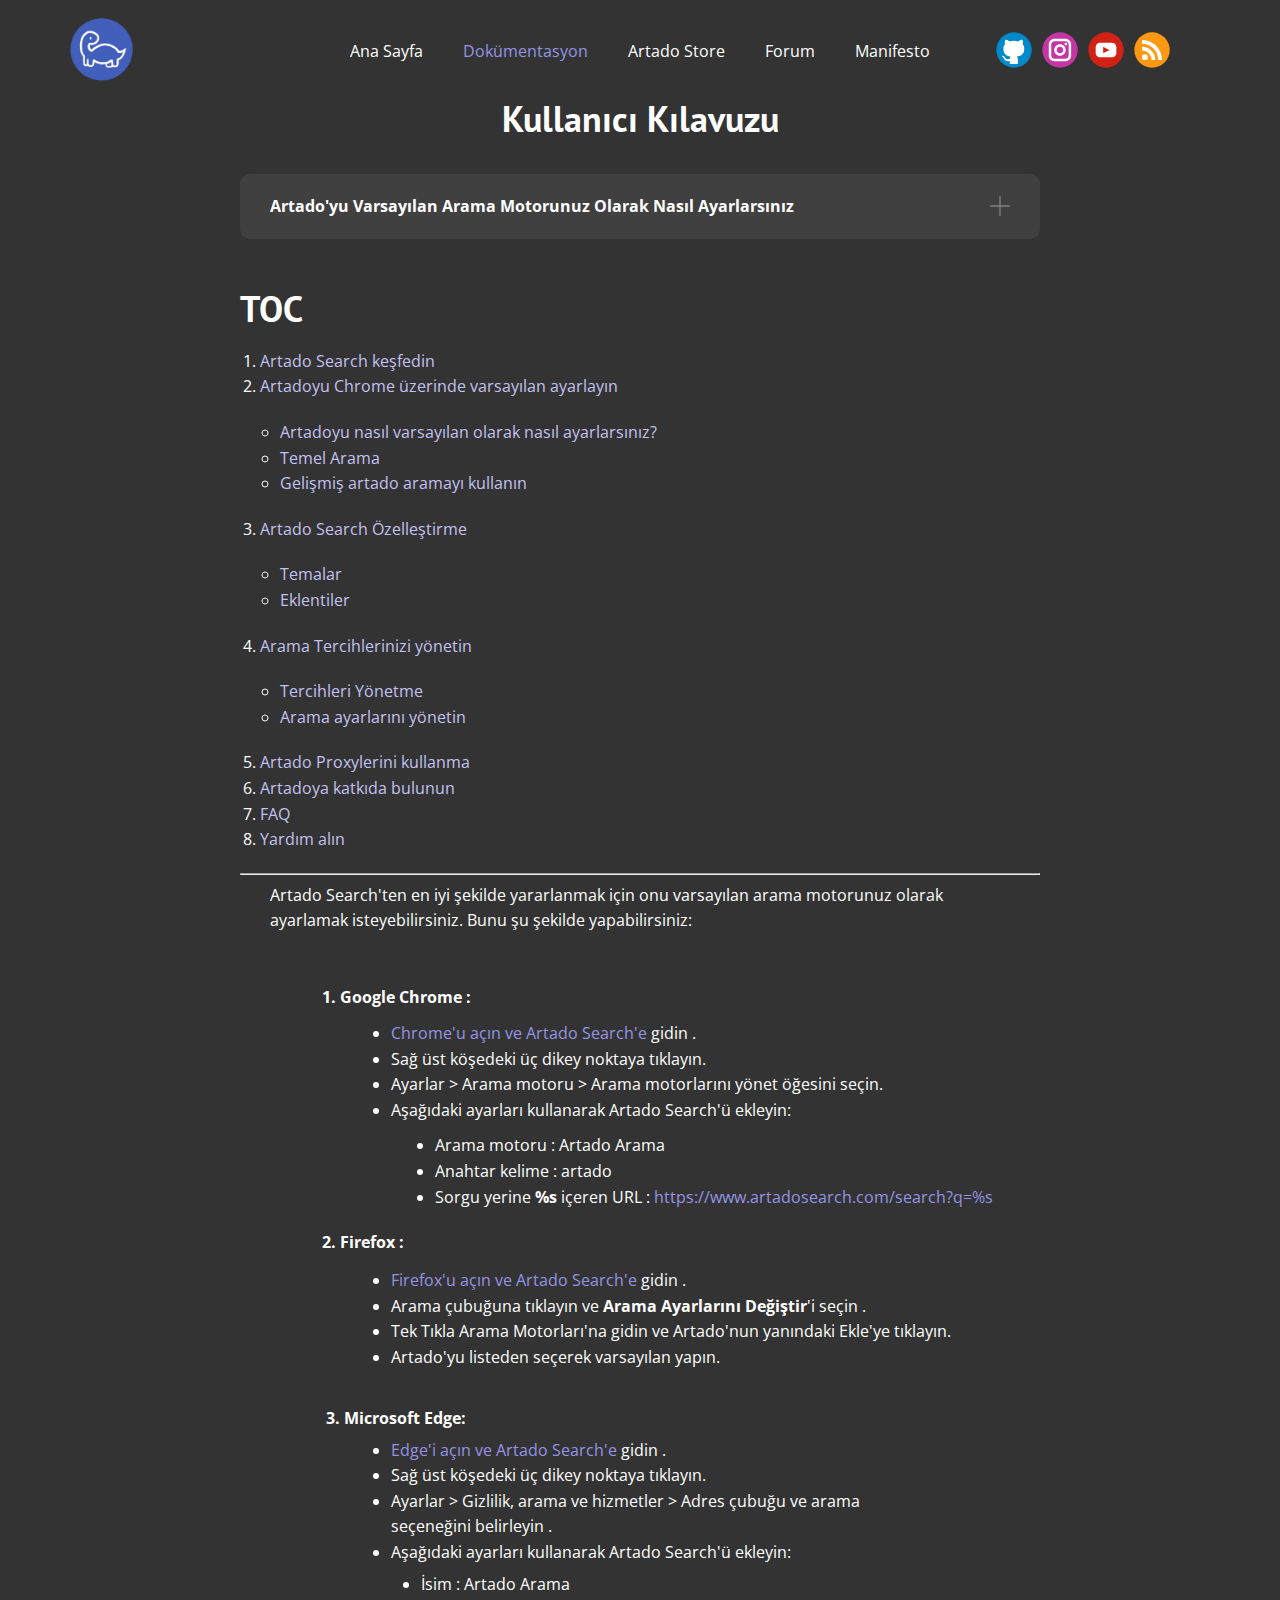
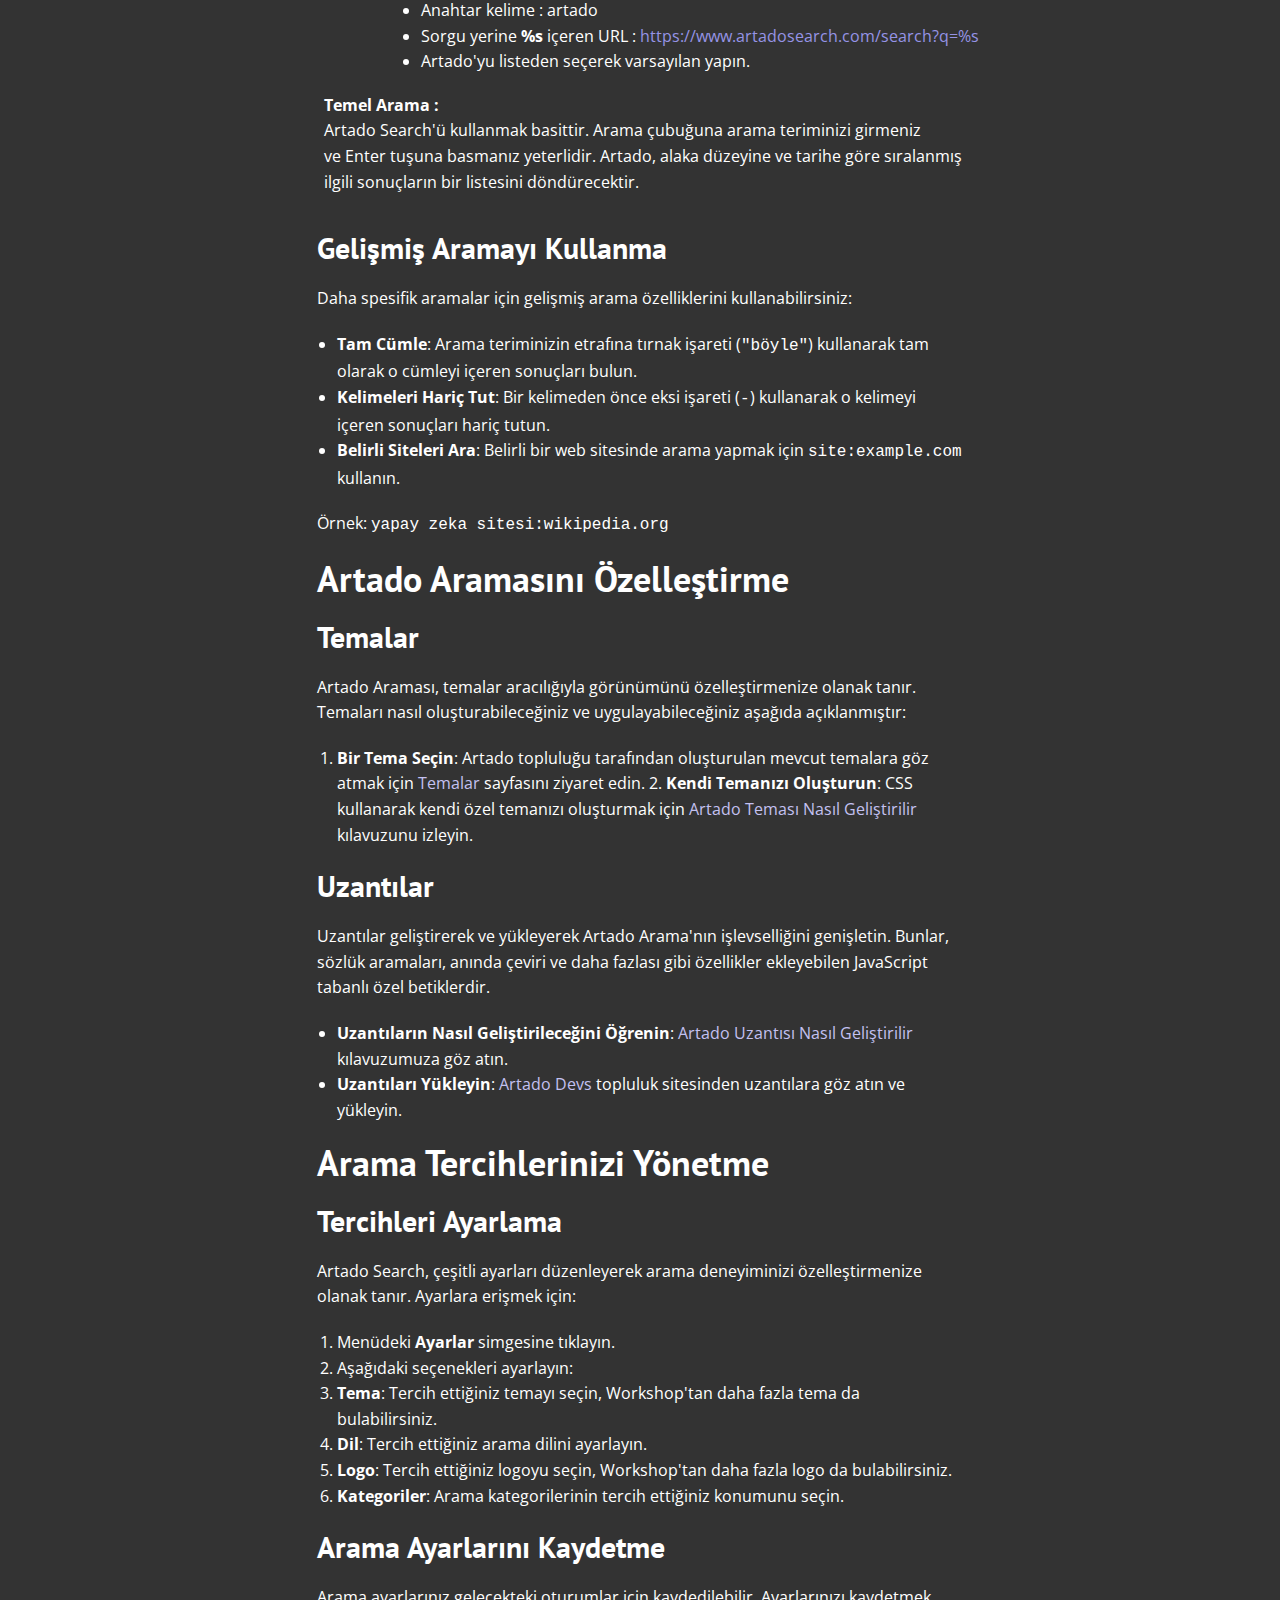
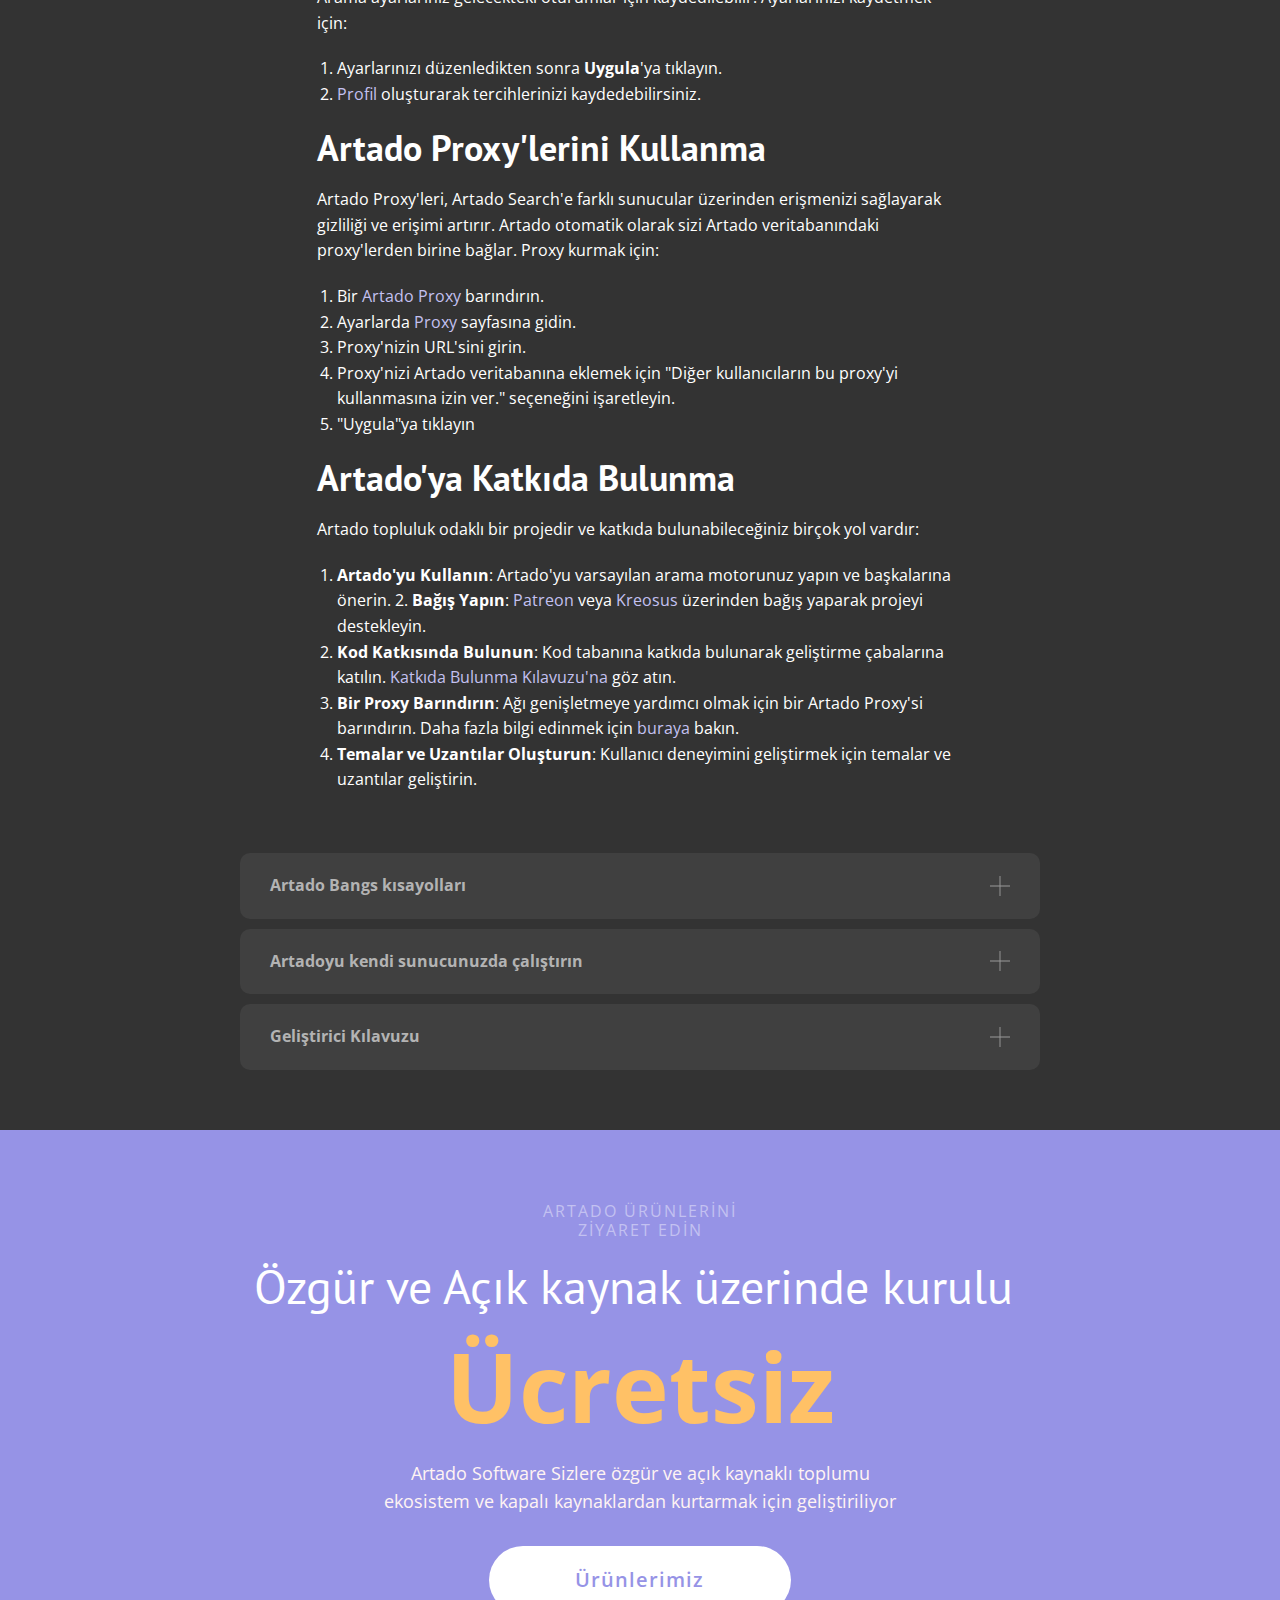
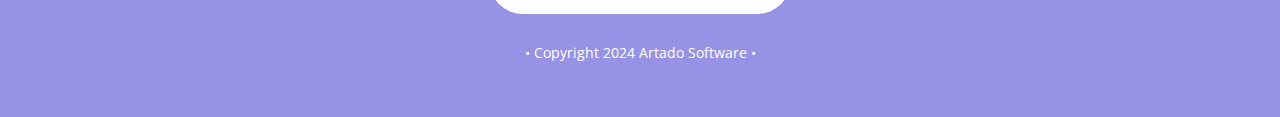
<file: documentation.html>
<!DOCTYPE html>
<html style="font-size: 16px;" lang="tr">
<head>
    <meta name="viewport" content="width=device-width, initial-scale=1.0">
    <meta charset="utf-8">
    <meta name="keywords" content="Özgür ve Açık kaynak üzerinde kurulu, Ücretsiz">
    <meta name="description" content="Artado Software ürünlerine ait dokümentasyon sayfası">
    <title>Dokümentasyon</title>
    <link rel="stylesheet" href="../capp.artado.com/98c7f1662faa76b8ba817a9982d3dadc472b928f/artado.css" media="screen">
<link rel="stylesheet" href="artado-site.css" media="screen">
<link rel="stylesheet" href="documentation.css" media="screen">
    <script class="u-script" type="text/javascript" src="../capp.artado.com/assets/jquery-3.5.1.min.js" defer=""></script>
    <script class="u-script" type="text/javascript" src="../capp.artado.com/98c7f1662faa76b8ba817a9982d3dadc472b928f/artado.js" defer=""></script>
    <meta name="generator" content="Html">
    <link rel="icon" href="favicon.ico">
    <link id="u-theme-google-font" rel="stylesheet" href="https://fonts.googleapis.com/css?family=PT+Sans:400,400i,700,700i|Open+Sans:300,300i,400,400i,500,500i,600,600i,700,700i,800,800i">
    <link id="u-page-google-font" rel="stylesheet" href="https://fonts.googleapis.com/css?family=Open+Sans:300,300i,400,400i,500,500i,600,600i,700,700i,800,800i">
    
    
    
    
    <script type="application/ld+json">{
		"@context": "http://schema.org",
		"@type": "Organization",
		"name": "Artado Docs",
		"logo": "https://assets.nicepagecdn.com/c673698b/6336722/images/artado.png",
		"sameAs": []
}</script>
    <meta name="theme-color" content="#9693e6">
    <meta property="og:title" content="documentation">
    <meta property="og:description" content="Artado Software ürünlerine ait dokümentasyon sayfası">
    <meta property="og:type" content="website">
  </head>
  <body data-path-to-root="/" data-include-products="false" class="u-body u-xl-mode" data-lang="tr"><header class="u-align-center-sm u-align-center-xs u-clearfix u-custom-color-1 u-header u-header" id="sec-a26b"><div class="u-clearfix u-sheet u-sheet-1">
        <a href="#" class="u-image u-logo u-image-1" data-image-width="607" data-image-height="606">
          <img src="../assets.artadocdn.com/c673698b/6336722/images/artado.png" class="u-logo-image u-logo-image-1">
        </a>
        <div class="u-social-icons u-spacing-10 u-social-icons-1">
          <a class="u-social-url" target="_blank" data-type="Github" title="Github" href="#"><span class="u-icon u-social-github u-social-icon u-icon-1"><svg class="u-svg-link" preserveAspectRatio="xMidYMin slice" viewBox="0 0 112 112" style=""><use xlink:href="#svg-cd35"></use></svg><svg class="u-svg-content" viewBox="0 0 112 112" x="0" y="0" id="svg-cd35"><circle fill="currentColor" cx="56.1" cy="56.1" r="55"></circle><path fill="#FFFFFF" d="M88,51.3c0-5.5-1.9-10.2-5.3-13.7c0.6-1.3,2.3-6.5-0.5-13.5c0,0-4.2-1.4-14,5.3c-4.1-1.1-8.4-1.7-12.7-1.8
	c-4.3,0-8.7,0.6-12.7,1.8c-9.7-6.6-14-5.3-14-5.3c-2.8,7-1,12.2-0.5,13.5C25,41.2,23,45.7,23,51.3c0,19.6,11.9,23.9,23.3,25.2
	c-1.5,1.3-2.8,3.5-3.2,6.8c-3,1.3-10.2,3.6-14.9-4.3c0,0-2.7-4.9-7.8-5.3c0,0-5-0.1-0.4,3.1c0,0,3.3,1.6,5.6,7.5c0,0,3,9.1,17.2,6
	c0,4.3,0.1,8.3,0.1,9.5h25.2c0-1.7,0.1-7.2,0.1-14c0-4.7-1.7-7.9-3.4-9.4C76,75.2,88,70.9,88,51.3z"></path></svg></span>
          </a>
          <a class="u-social-url" title="instagram" target="_blank" href="#"><span class="u-icon u-social-icon u-social-instagram u-icon-2"><svg class="u-svg-link" preserveAspectRatio="xMidYMin slice" viewBox="0 0 112 112" style=""><use xlink:href="#svg-e102"></use></svg><svg class="u-svg-content" viewBox="0 0 112 112" x="0" y="0" id="svg-e102"><circle fill="currentColor" cx="56.1" cy="56.1" r="55"></circle><path fill="#FFFFFF" d="M55.9,38.2c-9.9,0-17.9,8-17.9,17.9C38,66,46,74,55.9,74c9.9,0,17.9-8,17.9-17.9C73.8,46.2,65.8,38.2,55.9,38.2
      z M55.9,66.4c-5.7,0-10.3-4.6-10.3-10.3c-0.1-5.7,4.6-10.3,10.3-10.3c5.7,0,10.3,4.6,10.3,10.3C66.2,61.8,61.6,66.4,55.9,66.4z"></path><path fill="#FFFFFF" d="M74.3,33.5c-2.3,0-4.2,1.9-4.2,4.2s1.9,4.2,4.2,4.2s4.2-1.9,4.2-4.2S76.6,33.5,74.3,33.5z"></path><path fill="#FFFFFF" d="M73.1,21.3H38.6c-9.7,0-17.5,7.9-17.5,17.5v34.5c0,9.7,7.9,17.6,17.5,17.6h34.5c9.7,0,17.5-7.9,17.5-17.5V38.8
      C90.6,29.1,82.7,21.3,73.1,21.3z M83,73.3c0,5.5-4.5,9.9-9.9,9.9H38.6c-5.5,0-9.9-4.5-9.9-9.9V38.8c0-5.5,4.5-9.9,9.9-9.9h34.5
      c5.5,0,9.9,4.5,9.9,9.9V73.3z"></path></svg></span>
          </a>
          <a class="u-social-url" target="_blank" data-type="YouTube" title="YouTube" href="#"><span class="u-icon u-social-icon u-social-youtube u-icon-3"><svg class="u-svg-link" preserveAspectRatio="xMidYMin slice" viewBox="0 0 112 112" style=""><use xlink:href="#svg-0011"></use></svg><svg class="u-svg-content" viewBox="0 0 112 112" x="0" y="0" id="svg-0011"><circle fill="currentColor" cx="56.1" cy="56.1" r="55"></circle><path fill="#FFFFFF" d="M74.9,33.3H37.3c-7.4,0-13.4,6-13.4,13.4v18.8c0,7.4,6,13.4,13.4,13.4h37.6c7.4,0,13.4-6,13.4-13.4V46.7 C88.3,39.3,82.3,33.3,74.9,33.3L74.9,33.3z M65.9,57l-17.6,8.4c-0.5,0.2-1-0.1-1-0.6V47.5c0-0.5,0.6-0.9,1-0.6l17.6,8.9 C66.4,56,66.4,56.8,65.9,57L65.9,57z"></path></svg></span>
          </a>
          <a class="u-social-url" target="_blank" data-type="RSS" title="RSS" href="#"><span class="u-icon u-social-icon u-social-rss u-icon-4"><svg class="u-svg-link" preserveAspectRatio="xMidYMin slice" viewBox="0 0 112 112" style=""><use xlink:href="#svg-baa0"></use></svg><svg class="u-svg-content" viewBox="0 0 112 112" x="0" y="0" id="svg-baa0"><circle fill="currentColor" cx="56.1" cy="56.1" r="55"></circle><circle fill="#FFFFFF" cx="33.9" cy="78.3" r="8.9"></circle><path fill="#FFFFFF" d="M25,45.8v11.8c16.3,0,29.6,13.3,29.6,29.6h11.8C66.4,64.3,47.9,45.8,25,45.8z"></path><path fill="#FFFFFF" d="M25,25v11.8c27.7,0,50.3,22.5,50.3,50.3h11.8C87.1,52.9,59.3,25,25,25z"></path></svg></span>
          </a>
        </div>
        <nav class="u-align-left u-menu u-menu-dropdown u-offcanvas u-menu-1">
          <div class="menu-collapse" style="font-size: 1rem;">
            <a class="u-button-style u-nav-link" href="#">
              <svg class="u-svg-link" preserveAspectRatio="xMidYMin slice" viewBox="0 0 302 302" style=""><use xmlns:xlink="http://www.w3.org/1999/xlink" xlink:href="#svg-8a8f"></use></svg>
              <svg xmlns="http://www.w3.org/2000/svg" xmlns:xlink="http://www.w3.org/1999/xlink" version="1.1" id="svg-8a8f" x="0px" y="0px" viewBox="0 0 302 302" style="enable-background:new 0 0 302 302;" xml:space="preserve" class="u-svg-content"><g><rect y="36" width="302" height="30"></rect><rect y="236" width="302" height="30"></rect><rect y="136" width="302" height="30"></rect>
</g><g></g><g></g><g></g><g></g><g></g><g></g><g></g><g></g><g></g><g></g><g></g><g></g><g></g><g></g><g></g></svg>
            </a>
          </div>
          <div class="u-custom-menu u-nav-container">
            <ul class="u-nav u-unstyled u-nav-1"><li class="u-nav-item"><a class="u-button-style u-nav-link u-text-active-palette-1-base u-text-hover-palette-2-base" href="index.html" style="padding: 10px 20px;">Ana Sayfa</a><div class="u-nav-popup"><ul class="u-h-spacing-20 u-nav u-unstyled u-v-spacing-10 u-nav-2"><li class="u-nav-item"><a class="u-button-style u-nav-link u-white" href="en_docs.html">Home</a>
</li></ul>
</div>
</li><li class="u-nav-item"><a class="u-button-style u-nav-link u-text-active-palette-1-base u-text-hover-palette-2-base" href="documentation.html" style="padding: 10px 20px;">Dokümentasyon</a><div class="u-nav-popup"><ul class="u-h-spacing-20 u-nav u-unstyled u-v-spacing-10 u-nav-3"><li class="u-nav-item"><a class="u-button-style u-nav-link u-white" href="en_docs.html">Documentation (EN)</a>
</li></ul>
</div>
</li><li class="u-nav-item"><a class="u-button-style u-nav-link u-text-active-palette-1-base u-text-hover-palette-2-base" href="https://devs.artado.xyz/" target="_blank" style="padding: 10px 20px;">Artado Store</a>
</li><li class="u-nav-item"><a class="u-button-style u-nav-link u-text-active-palette-1-base u-text-hover-palette-2-base" href="https://forum.artado.xyz/" target="_blank" style="padding: 10px 20px;">Forum</a>
</li><li class="u-nav-item"><a class="u-button-style u-nav-link u-text-active-palette-1-base u-text-hover-palette-2-base" href="https://artadosearch.com/manifest" style="padding: 10px 20px;">Manifesto</a>
</li></ul>
          </div>
          <div class="u-custom-menu u-nav-container-collapse">
            <div class="u-align-center u-black u-container-align-center u-container-style u-inner-container-layout u-opacity u-opacity-95 u-sidenav">
              <div class="u-inner-container-layout u-sidenav-overflow">
                <div class="u-menu-close"></div>
                <ul class="u-align-center u-nav u-popupmenu-items u-unstyled u-nav-4"><li class="u-nav-item"><a class="u-button-style u-nav-link" href="index.html">Ana Sayfa</a><div class="u-nav-popup"><ul class="u-h-spacing-20 u-nav u-unstyled u-v-spacing-10 u-nav-5"><li class="u-nav-item"><a class="u-button-style u-nav-link" href="en_docs.html">Home</a>
</li></ul>
</div>
</li><li class="u-nav-item"><a class="u-button-style u-nav-link" href="documentation.html">Dokümentasyon</a><div class="u-nav-popup"><ul class="u-h-spacing-20 u-nav u-unstyled u-v-spacing-10 u-nav-6"><li class="u-nav-item"><a class="u-button-style u-nav-link" href="en_docs.html">Documentation (EN)</a>
</li></ul>
</div>
</li><li class="u-nav-item"><a class="u-button-style u-nav-link" href="https://devs.artado.xyz/" target="_blank">Artado Store</a>
</li><li class="u-nav-item"><a class="u-button-style u-nav-link" href="https://forum.artado.xyz/" target="_blank">Forum</a>
</li><li class="u-nav-item"><a class="u-button-style u-nav-link" href="https://artadosearch.com/manifest">Manifesto</a>
</li></ul>
              </div>
            </div>
            <div class="u-black u-menu-overlay u-opacity u-opacity-70"></div>
          </div>
        </nav>
      </div></header>
    <section class="u-align-center u-clearfix u-container-align-center u-grey-80 u-section-1" id="sec-2fcc">
      <div class="u-clearfix u-sheet u-valign-top u-sheet-1">
        <h2 class="u-text u-text-default u-text-1">Kullanıcı Kılavuzu</h2>
        <div class="u-accordion u-spacing-10 u-accordion-1">
          <div class="u-accordion-item">
            <a class="active u-accordion-link u-active-grey-75 u-button-style u-grey-75 u-hover-grey-70 u-radius-10 u-text-active-white u-text-grey-30 u-text-hover-white u-accordion-link-1" id="link-accordion-0781" aria-controls="accordion-0781" aria-selected="true">
              <span class="u-accordion-link-text"> Artado'yu Varsayılan Arama Motorunuz Olarak Nasıl Ayarlarsınız</span><span class="u-accordion-link-icon u-icon u-text-grey-40 u-icon-1"><svg class="u-svg-link" preserveAspectRatio="xMidYMin slice" viewBox="0 0 42 42" style=""><use xmlns:xlink="http://www.w3.org/1999/xlink" xlink:href="#svg-3644"></use></svg><svg xmlns="http://www.w3.org/2000/svg" xmlns:xlink="http://www.w3.org/1999/xlink" version="1.1" xml:space="preserve" class="u-svg-content" viewBox="0 0 42 42" x="0px" y="0px" id="svg-3644" style="enable-background:new 0 0 42 42;"><polygon points="42,20 22,20 22,0 20,0 20,20 0,20 0,22 20,22 20,42 22,42 22,22 42,22 "></polygon></svg></span>
            </a>
            <div class="u-accordion-active u-accordion-pane u-container-style u-grey-80 u-accordion-pane-1" id="accordion-0781" aria-labelledby="link-accordion-0781">
              <div class="u-container-layout u-container-layout-1">

                <h2 id="table-of-contents">TOC</h2>
                <ol>
                  <li>
                    <a href="#introduction-to-artado-search">Artado Search keşfedin</a>
                  </li>
                  <li>
                    <a href="#chrome-varsayilan">Artadoyu Chrome üzerinde varsayılan ayarlayın</a>
                    <ul>
                      <li>
                        <a href="#how-to-set-artado-as-your-default-search-engine">Artadoyu nasıl varsayılan olarak nasıl ayarlarsınız?</a>
                      </li>
                      <li>
                        <a href="#basic-search">Temel Arama</a>
                      </li>
                      <li>
                        <a href="#using-advanced-search">Gelişmiş artado aramayı kullanın</a>
                      </li>
                    </ul>
                  </li>
                  <li>
                    <a href="#customizing-artado-search">Artado Search Özelleştirme</a>
                    <ul>
                      <li>
                        <a href="#themes">Temalar</a>
                      </li>
                      <li>
                        <a href="#extensions">Eklentiler</a>
                      </li>
                    </ul>
                  </li>
                  <li>
                    <a href="#managing-your-search-preferences">Arama Tercihlerinizi yönetin</a>
                    <ul>
                      <li>
                        <a href="#setting-preferences">Tercihleri Yönetme</a>
                      </li>
                      <li>
                        <a href="#saving-search-settings">Arama ayarlarını yönetin</a>
                      </li>
                    </ul>
                  </li>
                  <li>
                    <a href="#using-artado-proxies">Artado Proxylerini kullanma</a>
                  </li>
                  <li>
                    <a href="#contributing-to-artado">Artadoya katkıda bulunun</a>
                  </li>
                  <li>
                    <a href="#faq">FAQ</a>
                  </li>
                  <li>
                    <a href="#getting-help">Yardım alın</a>
                  </li>
                </ol>
                <hr>

                <p class="u-text u-text-2"> Artado Search'ten en iyi şekilde yararlanmak için onu varsayılan arama motorunuz olarak ayarlamak isteyebilirsiniz. Bunu şu şekilde yapabilirsiniz:<br>
                  <br>
                  <br>
                  <span style="font-weight: 700;" id="chrome-varsayilan">&nbsp; &nbsp; &nbsp; &nbsp; &nbsp; &nbsp; &nbsp;1. Google Chrome :</span>
                  <br>
                  <br>
                  <br>
                  <br>
                  <br>
                </p>
                <ul class="u-text u-text-3">
                  <li style="">
                    <a href="https://www.artadosearch.com/" rel="nofollow" class="u-active-none u-border-none u-btn u-button-style u-hover-none u-none u-text-palette-1-base u-btn-1">Chrome'u açın ve Artado Search'e</a>&nbsp;gidin&nbsp;.
                  </li>
                </ul>
                <ul class="u-text u-text-4">
                  <li style=""> Sağ üst köşedeki üç dikey noktaya tıklayın.</li>
                </ul>
                <ul class="u-text u-text-5">
                  <li> Ayarlar&nbsp;&gt;&nbsp;Arama motoru&nbsp;&gt;&nbsp;Arama motorlarını yönet öğesini&nbsp;seçin.</li>
                </ul>
                <ul class="u-text u-text-6">
                  <li>Aşağıdaki ayarları kullanarak Artado Search'ü ekleyin:</li>
                </ul>
                <ul class="u-text u-text-7">
                  <li> Arama motoru&nbsp;: Artado Arama</li>
                  <li> Anahtar kelime&nbsp;: artado</li>
                  <li> Sorgu yerine <span style="font-weight: 700;">%s</span> içeren URL&nbsp;: <a href="https://www.artadosearch.com/search?q=%s" class="u-active-none u-border-none u-btn u-button-link u-button-style u-hover-none u-none u-text-palette-1-base u-btn-2">https://www.artadosearch.com/search?q=%s</a>
                  </li>
                </ul>
                <p class="u-text u-text-8">
                  <span style="font-weight: 700;">&nbsp; &nbsp; &nbsp; &nbsp; &nbsp; &nbsp; &nbsp;2. Firefox :</span>
                  <br>
                  <br>
                  <br>
                  <br>
                  <br>
                </p>
                <ul class="u-text u-text-9">
                  <li style="">
                    <a href="https://www.artadosearch.com/" rel="nofollow" class="u-active-none u-border-none u-btn u-button-style u-hover-none u-none u-text-palette-1-base u-btn-3">Firefox'u açın ve Artado Search'e</a>&nbsp;gidin&nbsp;.
                  </li>
                </ul>
                <ul class="u-text u-text-10">
                  <li style=""> Arama çubuğuna tıklayın ve&nbsp;<span style="font-weight: 700;">Arama Ayarlarını Değiştir</span>'i&nbsp;seçin .
                  </li>
                </ul>
                <ul class="u-text u-text-11">
                  <li> Tek Tıkla Arama Motorları'na&nbsp;gidin&nbsp;ve&nbsp;Artado'nun yanındaki&nbsp;Ekle'ye tıklayın.</li>
                </ul>
                <ul class="u-text u-text-12">
                  <li> Artado'yu listeden seçerek varsayılan yapın.</li>
                </ul>
                <p class="u-text u-text-13"><b>&nbsp; &nbsp; &nbsp; &nbsp; &nbsp; &nbsp; &nbsp; 3. Microsoft Edge:</b>
                  <br>
                  <br>
                  <br>
                  <br>
                  <br>
                </p>
                <ul class="u-text u-text-14">
                  <li style="">
                    <a href="https://www.artadosearch.com/" rel="nofollow" class="u-active-none u-border-none u-btn u-button-style u-hover-none u-none u-text-palette-1-base u-btn-4">Edge'i açın ve Artado Search'e</a>&nbsp;gidin&nbsp;.
                  </li>
                </ul>
                <ul class="u-text u-text-15">
                  <li style=""> Sağ üst köşedeki üç dikey noktaya tıklayın.</li>
                </ul>
                <ul class="u-text u-text-16">
                  <li> Ayarlar&nbsp;&gt;&nbsp;Gizlilik, arama ve hizmetler&nbsp;&gt;&nbsp;Adres çubuğu ve arama seçeneğini&nbsp;belirleyin&nbsp;.</li>
                </ul>
                <ul class="u-text u-text-17">
                  <li>Aşağıdaki ayarları kullanarak Artado Search'ü ekleyin:</li>
                </ul>
                <ul class="u-text u-text-18">
                  <li> İsim&nbsp;: Artado Arama</li>
                  <li> Anahtar kelime&nbsp;: artado</li>
                  <li> Sorgu yerine <span style="font-weight: 700;">%s</span> içeren URL&nbsp;: <a href="https://www.artadosearch.com/search?q=%s" class="u-active-none u-border-none u-btn u-button-link u-button-style u-hover-none u-none u-text-palette-1-base u-btn-5">https://www.artadosearch.com/search?q=%s</a>
                  </li>
                </ul>
                <ul class="u-text u-text-19">
                  <li> Artado'yu listeden seçerek varsayılan yapın.</li>
                </ul>
                <p class="u-text u-text-20">
                  <span style="font-weight: 700;" id="basic-search"> Temel Arama :&nbsp;</span>
                  <br>Artado Search'ü kullanmak basittir. Arama çubuğuna arama teriminizi girmeniz ve&nbsp;Enter&nbsp;tuşuna basmanız yeterlidir. Artado, alaka düzeyine ve tarihe göre sıralanmış ilgili sonuçların bir listesini döndürecektir.
                </p>
                <div class="custom-expanded u-clearfix u-custom-html u-custom-html-1">
                  <h3 id="geli-mi-aramay-kullanma">Gelişmiş Aramayı Kullanma</h3>
                  <p>Daha spesifik aramalar için gelişmiş arama özelliklerini kullanabilirsiniz:</p>
                  <ul>
                    <li>
                      <strong>Tam Cümle</strong>: Arama teriminizin etrafına tırnak işareti (<code>"böyle"</code>) kullanarak tam olarak o cümleyi içeren sonuçları bulun.
                    </li>
                    <li>
                      <strong>Kelimeleri Hariç Tut</strong>: Bir kelimeden önce eksi işareti (<code>-</code>) kullanarak o kelimeyi içeren sonuçları hariç tutun.
                    </li>
                    <li>
                      <strong>Belirli Siteleri Ara</strong>: Belirli bir web sitesinde arama yapmak için <code>site:example.com</code> kullanın.
                    </li>
                  </ul>
                  <p>Örnek: <code>yapay zeka sitesi:wikipedia.org</code>
                  </p>
                  <h2 id="artado-aramas-n-zelle-tirme">Artado Aramasını Özelleştirme</h2>
                  <h3 id="temalar">Temalar</h3>
                  <p>Artado Araması, temalar aracılığıyla görünümünü özelleştirmenize olanak tanır. Temaları nasıl oluşturabileceğiniz ve uygulayabileceğiniz aşağıda açıklanmıştır:</p>
                  <ol>
                    <li>
                      <strong>Bir Tema Seçin</strong>: Artado topluluğu tarafından oluşturulan mevcut temalara göz atmak için <a href="#">Temalar</a> sayfasını ziyaret edin. 2. <strong>Kendi Temanızı Oluşturun</strong>: CSS kullanarak kendi özel temanızı oluşturmak için <a href="Developer%20Guide/How%20to%20Develop%20an%20Artado%20Extension.html">Artado Teması Nasıl Geliştirilir</a> kılavuzunu izleyin.
                    </li>
                  </ol>
                  <h3 id="uzant-lar">Uzantılar</h3>
                  <p>Uzantılar geliştirerek ve yükleyerek Artado Arama'nın işlevselliğini genişletin. Bunlar, sözlük aramaları, anında çeviri ve daha fazlası gibi özellikler ekleyebilen JavaScript tabanlı özel betiklerdir.</p>
                  <ul>
                    <li>
                      <strong>Uzantıların Nasıl Geliştirileceğini Öğrenin</strong>: <a href="Developer%20Guide/How%20to%20Develop%20an%20Artado%20Extension.html">Artado Uzantısı Nasıl Geliştirilir</a> kılavuzumuza göz atın.
                    </li>
                    <li>
                      <strong>Uzantıları Yükleyin</strong>: <a href="https://devs.artado.xyz/">Artado Devs</a> topluluk sitesinden uzantılara göz atın ve yükleyin.
                    </li>
                  </ul>
                  <h2 id="arama-tercihlerinizi-y-netme">Arama Tercihlerinizi Yönetme</h2>
                  <h3 id="tercihleri-ayarlama">Tercihleri ​​Ayarlama</h3>
                  <p>Artado Search, çeşitli ayarları düzenleyerek arama deneyiminizi özelleştirmenize olanak tanır. Ayarlara erişmek için:</p>
                  <ol>
                    <li>Menüdeki <strong>Ayarlar</strong> simgesine tıklayın.
                    </li>
                    <li>Aşağıdaki seçenekleri ayarlayın:</li>
                    <li>
                      <strong>Tema</strong>: Tercih ettiğiniz temayı seçin, Workshop'tan daha fazla tema da bulabilirsiniz.
                    </li>
                    <li>
                      <strong>Dil</strong>: Tercih ettiğiniz arama dilini ayarlayın.
                    </li>
                    <li>
                      <strong>Logo</strong>: Tercih ettiğiniz logoyu seçin, Workshop'tan daha fazla logo da bulabilirsiniz.
                    </li>
                    <li>
                      <strong>Kategoriler</strong>: Arama kategorilerinin tercih ettiğiniz konumunu seçin.
                    </li>
                  </ol>
                  <h3 id="arama-ayarlar-n-kaydetme">Arama Ayarlarını Kaydetme</h3>
                  <p>Arama ayarlarınız gelecekteki oturumlar için kaydedilebilir. Ayarlarınızı kaydetmek için:</p>
                  <ol>
                    <li>Ayarlarınızı düzenledikten sonra <strong>Uygula</strong>'ya tıklayın.
                    </li>
                    <li>
                      <a href="https://www.artadosearch.com/Settings/Profiles">Profil</a> oluşturarak tercihlerinizi kaydedebilirsiniz.
                    </li>
                  </ol>
                  <h2 id="artado-proxy-lerini-kullanma">Artado Proxy'lerini Kullanma</h2>
                  <p>Artado Proxy'leri, Artado Search'e farklı sunucular üzerinden erişmenizi sağlayarak gizliliği ve erişimi artırır. Artado otomatik olarak
sizi Artado veritabanındaki proxy'lerden birine bağlar. Proxy kurmak için:</p>
                  <ol>
                    <li>Bir <a href="https://github.com/Artado-Project/ArtadoProxy">Artado Proxy</a> barındırın.
                    </li>
                    <li>Ayarlarda <a href="https://www.artadosearch.com/Settings/Proxy">Proxy</a> sayfasına gidin.
                    </li>
                    <li>Proxy'nizin URL'sini girin.</li>
                    <li>Proxy'nizi Artado veritabanına eklemek için "Diğer kullanıcıların bu proxy'yi kullanmasına izin ver." seçeneğini işaretleyin.</li>
                    <li>"Uygula"ya tıklayın</li>
                  </ol>
                  <h2 id="artado-ya-katk-da-bulunma">Artado'ya Katkıda Bulunma</h2>
                  <p>Artado topluluk odaklı bir projedir ve katkıda bulunabileceğiniz birçok yol vardır:</p>
                  <ol>
                    <li>
                      <strong>Artado'yu Kullanın</strong>: Artado'yu varsayılan arama motorunuz yapın ve başkalarına önerin. 2. <strong>Bağış Yapın</strong>: <a href="https://www.patreon.com/artadosoft">Patreon</a> veya <a href="https://kreosus.com/artadosoft">Kreosus</a> üzerinden bağış yaparak projeyi destekleyin.
                    </li>
                    <li>
                      <strong>Kod Katkısında Bulunun</strong>: Kod tabanına katkıda bulunarak geliştirme çabalarına katılın. <a href="https://github.com/Artado-Project/artadosearch/CONTRIBUTING.md">Katkıda Bulunma Kılavuzu'na</a> göz atın.
                    </li>
                    <li>
                      <strong>Bir Proxy Barındırın</strong>: Ağı genişletmeye yardımcı olmak için bir Artado Proxy'si barındırın. Daha fazla bilgi edinmek için <a href="https://github.com/Artado-Project/ArtadoProxy">buraya</a> bakın.
                    </li>
                    <li>
                      <strong>Temalar ve Uzantılar Oluşturun</strong>: Kullanıcı deneyimini geliştirmek için temalar ve uzantılar geliştirin.
                    </li>
                  </ol>
                </div>
              </div>
            </div>
          </div>
          <div class="u-accordion-item">
            <a class="u-accordion-link u-active-grey-75 u-button-style u-grey-75 u-hover-grey-70 u-radius-10 u-text-active-white u-text-grey-30 u-text-hover-white u-accordion-link-2" id="link-accordion-4c47" aria-controls="accordion-4c47" aria-selected="false">
              <span class="u-accordion-link-text">Artado Bangs kısayolları</span><span class="u-accordion-link-icon u-icon u-text-grey-40 u-icon-2"><svg class="u-svg-link" preserveAspectRatio="xMidYMin slice" viewBox="0 0 42 42" style=""><use xmlns:xlink="http://www.w3.org/1999/xlink" xlink:href="#svg-9d52"></use></svg><svg xmlns="http://www.w3.org/2000/svg" xmlns:xlink="http://www.w3.org/1999/xlink" version="1.1" xml:space="preserve" class="u-svg-content" viewBox="0 0 42 42" x="0px" y="0px" id="svg-9d52" style="enable-background:new 0 0 42 42;"><polygon points="42,20 22,20 22,0 20,0 20,20 0,20 0,22 20,22 20,42 22,42 22,22 42,22 "></polygon></svg></span>
            </a>
            <div class="u-accordion-pane u-container-style u-grey-80 u-accordion-pane-2" id="accordion-4c47" aria-labelledby="link-accordion-4c47">
              <div class="u-container-layout u-valign-top u-container-layout-2">
                <div class="custom-expanded u-clearfix u-custom-html u-custom-html-2">
                  <h2 id="table-of-contents">TOC</h2>
<ol>
<li><a href="#artado-search-bangs-h-zl-k-lavuz">Artado bangs nasıl kullanılır?</a></li>
<li><a href="#desteklenen-bangs-listesi">Desteklenen Artado bangleri</a><ul>
<li><a href="#conclusion">Çözüm</a></ul>
</ul>
</li>

</ol>
<hr>
                  <h1 id="artado-search-bangs-h-zl-k-lavuz">Artado Search Bangs: Hızlı Kılavuz</h1>
                  <p>Artado Search, "Bangs" adı verilen güçlü bir özelliği destekler. Bu özellik sayesinde, belirli web sitelerinde doğrudan arama yapabilirsiniz. Arama çubuğuna bang anahtar kelimesi ve ardından arama sorgunuzu yazarak, Artado'nun arama sonuçlarını atlayıp, hedef web sitesinin arama sonuçlarına doğrudan ulaşabilirsiniz.</p>
                  <h2 id="bangs-nas-l-kullan-l-r-">Bangs Nasıl Kullanılır?</h2>
                  <p>Artado'da bangs kullanmak oldukça basittir. Arama çubuğuna bang anahtar kelimesini ve arama teriminizi yazın ve <strong>Enter</strong> tuşuna basın. Örneğin:
                  </p>
                  <ul>
                    <li>
                      <strong>
                        <code>!g yapay zeka</code>
                      </strong> -
                    </li>
                  </ul>
                  <p>Bu, sizi doğrudan Google'ın "yapay zeka" arama sonuçlarına götürecektir.</p>
                  <h2 id="desteklenen-bangs-listesi">Desteklenen Bangs Listesi</h2>
                  <p>İşte Artado Search'de desteklenen bangs'lerin kapsamlı bir listesi ve işlevleri:</p>
                  <ul>
                    <li>
                      <p>
                        <strong>
                          <code>!g</code>
                        </strong> - <strong>Google</strong>: Google'da doğrudan arama yapın.
                      </p>
                      <ul>
                        <li>Örnek: <code>!g iklim değişikliği</code>
                        </li>
                      </ul>
                    </li>
                    <li>
                      <p>
                        <strong>
                          <code>!w</code>
                        </strong> - <strong>Wikipedia</strong>: Wikipedia'da bilgi arayın.
                      </p>
                      <ul>
                        <li>Örnek: <code>!w OpenAI</code>
                        </li>
                      </ul>
                    </li>
                    <li>
                      <p>
                        <strong>
                          <code>!yt</code>
                        </strong> - <strong>YouTube</strong>: YouTube'da videolar arayın.
                      </p>
                      <ul>
                        <li>Örnek: <code>!yt makine öğrenmesi eğitimi</code>
                        </li>
                      </ul>
                    </li>
                    <li>
                      <p>
                        <strong>
                          <code>!a</code>
                        </strong> - <strong>Amazon</strong>: Amazon'da alışveriş yapın.
                      </p>
                      <ul>
                        <li>Örnek: <code>!a kablosuz kulaklık</code>
                        </li>
                      </ul>
                    </li>
                    <li>
                      <p>
                        <strong>
                          <code>!tw</code>
                        </strong> - <strong>Twitter</strong>: Twitter'da tweet arayın.
                      </p>
                      <ul>
                        <li>Örnek: <code>!tw OpenAI</code>
                        </li>
                      </ul>
                    </li>
                    <li>
                      <p>
                        <strong>
                          <code>!fb</code>
                        </strong> - <strong>Facebook</strong>: Facebook'ta arama yapın.
                      </p>
                      <ul>
                        <li>Örnek: <code>!fb artado search</code>
                        </li>
                      </ul>
                    </li>
                    <li>
                      <p>
                        <strong>
                          <code>!r</code>
                        </strong> - <strong>Reddit</strong>: Reddit başlıklarını tarayın.
                      </p>
                      <ul>
                        <li>Örnek: <code>!r web geliştirme</code>
                        </li>
                      </ul>
                    </li>
                    <li>
                      <p>
                        <strong>
                          <code>!gh</code>
                        </strong> - <strong>GitHub</strong>: GitHub'da depolar arayın.
                      </p>
                      <ul>
                        <li>Örnek: <code>!gh artado search</code>
                        </li>
                      </ul>
                    </li>
                    <li>
                      <p>
                        <strong>
                          <code>!ama</code>
                        </strong> - <strong>AMA (Ask Me Anything)</strong>: AMA başlıklarını bulun.
                      </p>
                      <ul>
                        <li>Örnek: <code>!ama uzay keşfi</code>
                        </li>
                      </ul>
                    </li>
                    <li>
                      <p>
                        <strong>
                          <code>!d</code>
                        </strong> - <strong>DuckDuckGo</strong>: DuckDuckGo'da arama yapın.
                      </p>
                      <ul>
                        <li>Örnek: <code>!d gizlilik araçları</code>
                        </li>
                      </ul>
                    </li>
                    <li>
                      <p>
                        <strong>
                          <code>!imdb</code>
                        </strong> - <strong>IMDb</strong>: IMDb'de film ve dizi arayın.
                      </p>
                      <ul>
                        <li>Örnek: <code>!imdb Başlangıç</code>
                        </li>
                      </ul>
                    </li>
                    <li>
                      <p>
                        <strong>
                          <code>!ebay</code>
                        </strong> - <strong>eBay</strong>: eBay'de alışveriş yapın.
                      </p>
                      <ul>
                        <li>Örnek: <code>!ebay vintage saatler</code>
                        </li>
                      </ul>
                    </li>
                    <li>
                      <p>
                        <strong>
                          <code>!netflix</code>
                        </strong> - <strong>Netflix</strong>: Netflix'te film ve dizi arayın.
                      </p>
                      <ul>
                        <li>Örnek: <code>!netflix bilim kurgu</code>
                        </li>
                      </ul>
                    </li>
                    <li>
                      <p>
                        <strong>
                          <code>!maps</code>
                        </strong> - <strong>Google Maps</strong>: Google Maps'te yerler arayın.
                      </p>
                      <ul>
                        <li>Örnek: <code>!maps New York City</code>
                        </li>
                      </ul>
                    </li>
                    <li>
                      <p>
                        <strong>
                          <code>!p</code>
                        </strong> - <strong>Pinterest</strong>: Pinterest'te ilham arayın.
                      </p>
                      <ul>
                        <li>Örnek: <code>!p ev dekorasyon fikirleri</code>
                        </li>
                      </ul>
                    </li>
                    <li>
                      <p>
                        <strong>
                          <code>!so</code>
                        </strong> - <strong>Stack Overflow</strong>: Stack Overflow'da kodlama soruları arayın.
                      </p>
                      <ul>
                        <li>Örnek: <code>!so JavaScript fetch API</code>
                        </li>
                      </ul>
                    </li>
                    <li>
                      <p>
                        <strong>
                          <code>!gmail</code>
                        </strong> - <strong>Gmail</strong>: Gmail'de e-postalar arayın.
                      </p>
                      <ul>
                        <li>Örnek: <code>!gmail iş başvurusu</code>
                        </li>
                      </ul>
                    </li>
                    <li>
                      <p>
                        <strong>
                          <code>!gnews</code>
                        </strong> - <strong>Google News</strong>: Google News'te haber makaleleri bulun.
                      </p>
                      <ul>
                        <li>Örnek: <code>!gnews teknoloji trendleri</code>
                        </li>
                      </ul>
                    </li>
                    <li>
                      <p>
                        <strong>
                          <code>!wp</code>
                        </strong> - <strong>WhatsApp</strong>: WhatsApp Web'de sohbet arayın.
                      </p>
                      <ul>
                        <li>Örnek: <code>!wp buluşma</code>
                        </li>
                      </ul>
                    </li>
                    <li>
                      <p>
                        <strong>
                          <code>!img</code>
                        </strong> - <strong>Google Görseller</strong>: Google'da görsel arayın.
                      </p>
                      <ul>
                        <li>Örnek: <code>!img gün batımı</code>
                        </li>
                      </ul>
                    </li>
                    <li>
                      <p>
                        <strong>
                          <code>!t</code>
                        </strong> - <strong>Tumblr</strong>: Tumblr'da gönderiler arayın.
                      </p>
                      <ul>
                        <li>Örnek: <code>!t sanat illüstrasyon</code>
                        </li>
                      </ul>
                    </li>
                    <li>
                      <p>
                        <strong>
                          <code>!dic</code>
                        </strong> - <strong>Dictionary.com</strong>: Kelime tanımları bulun.
                      </p>
                      <ul>
                        <li>Örnek: <code>!dic plethora</code>
                        </li>
                      </ul>
                    </li>
                    <li>
                      <p>
                        <strong>
                          <code>!th</code>
                        </strong> - <strong>TheHackerNews</strong>: TheHackerNews'te makaleler arayın.
                      </p>
                      <ul>
                        <li>Örnek: <code>!th siber güvenlik</code>
                        </li>
                      </ul>
                    </li>
                    <li>
                      <p>
                        <strong>
                          <code>!net</code>
                        </strong> - <strong>Netflix</strong>: Netflix'te başka bir arama yöntemi.
                      </p>
                      <ul>
                        <li>Örnek: <code>!net komedi filmleri</code>
                        </li>
                      </ul>
                    </li>
                    <li>
                      <p>
                        <strong>
                          <code>!y</code>
                        </strong> - <strong>Yahoo</strong>: Yahoo'da arama yapın.
                      </p>
                      <ul>
                        <li>Örnek: <code>!y finans haberleri</code>
                        </li>
                      </ul>
                    </li>
                    <li>
                      <p>
                        <strong>
                          <code>!q</code>
                        </strong> - <strong>Quora</strong>: Quora'da yanıtlar bulun.
                      </p>
                      <ul>
                        <li>Örnek: <code>!q girişim tavsiyeleri</code>
                        </li>
                      </ul>
                    </li>
                    <li>
                      <p>
                        <strong>
                          <code>!m</code>
                        </strong> - <strong>Medium</strong>: Medium'da makaleler arayın.
                      </p>
                      <ul>
                        <li>Örnek: <code>!m üretkenlik ipuçları</code>
                        </li>
                      </ul>
                    </li>
                    <li>
                      <p>
                        <strong>
                          <code>!eb</code>
                        </strong> - <strong>Etsy</strong>: Etsy'de el yapımı ve vintage ürünler bulun.
                      </p>
                      <ul>
                        <li>Örnek: <code>!eb el yapımı takılar</code>
                        </li>
                      </ul>
                    </li>
                    <li>
                      <p>
                        <strong>
                          <code>!hr</code>
                        </strong> - <strong>HackerRank</strong>: HackerRank'te kodlama pratiği yapın.
                      </p>
                      <ul>
                        <li>Örnek: <code>!hr algoritmalar</code>
                        </li>
                      </ul>
                    </li>
                    <li>
                      <p>
                        <strong>
                          <code>!cra</code>
                        </strong> - <strong>Craigslist</strong>: Craigslist'te ilanlar arayın.
                      </p>
                      <ul>
                        <li>Örnek: <code>!cra ikinci el arabalar</code>
                        </li>
                      </ul>
                    </li>
                    <li>
                      <p>
                        <strong>
                          <code>!o</code>
                        </strong> - <strong>Outlook</strong>: Outlook'ta e-postalar arayın.
                      </p>
                      <ul>
                        <li>Örnek: <code>!o proje toplantısı</code>
                        </li>
                      </ul>
                    </li>
                    <li>
                      <p>
                        <strong>
                          <code>!drib</code>
                        </strong> - <strong>Dribbble</strong>: Dribbble'da tasarımlar arayın.
                      </p>
                      <ul>
                        <li>Örnek: <code>!drib UI ilhamı</code>
                        </li>
                      </ul>
                    </li>
                    <li>
                      <p>
                        <strong>
                          <code>!it</code>
                        </strong> - <strong>Instagram</strong>: Instagram'da gönderiler arayın.
                      </p>
                      <ul>
                        <li>Örnek: <code>!it seyahat fotoğrafçılığı</code>
                        </li>
                      </ul>
                    </li>
                    <li>
                      <p>
                        <strong>
                          <code>!gcal</code>
                        </strong> - <strong>Google Calendar</strong>: Google Calendar'da etkinlikler arayın.
                      </p>
                      <ul>
                        <li>Örnek: <code>!gcal ekip toplantısı</code>
                        </li>
                      </ul>
                    </li>
                    <li>
                      <p>
                        <strong>
                          <code>!sc</code>
                        </strong> - <strong>SoundCloud</strong>: SoundCloud'da müzik bulun.
                      </p>
                      <ul>
                        <li>Örnek: <code>!sc lo-fi beats</code>
                        </li>
                      </ul>
                    </li>
                    <li>
                      <p>
                        <strong>
                          <code>!wol</code>
                        </strong> - <strong>Wolfram Alpha</strong>: Wolfram Alpha'da hesaplama bilgisi arayın.
                      </p>
                      <ul>
                        <li>Örnek: <code>!wol asal sayılar</code>
                        </li>
                      </ul>
                    </li>
                    <li>
                      <p>
                        <strong>
                          <code>!mz</code>
                        </strong> - <strong>Moz</strong>: Moz'da SEO araçları ve makaleleri arayın.
                      </p>
                      <ul>
                        <li>Örnek: <code>!mz anahtar kelime araştırması</code>
                        </li>
                      </ul>
                    </li>
                    <li>
                      <p>
                        <strong>
                          <code>!npr</code>
                        </strong> - <strong>NPR</strong>: NPR'de haber ve podcastler arayın.
                      </p>
                      <ul>
                        <li>Örnek: <code>!npr günlük haber podcasti</code>
                        </li>
                      </ul>
                    </li>
                    <li>
                      <p>
                        <strong>
                          <code>!ar</code>
                        </strong> - <strong>Airbnb</strong>: Airbnb'de konaklama arayın.
                      </p>
                      <ul>
                        <li>Örnek: <code>!ar Paris dairesi</code>
                        </li>
                      </ul>
                    </li>
                    <li>
                      <p>
                        <strong>
                          <code>!cnn</code>
                        </strong> - <strong>CNN</strong>: CNN'de haber makaleleri arayın.
                      </p>
                      <ul>
                        <li>Örnek: <code>!cnn seçim haberleri</code>
                        </li>
                      </ul>
                    </li>
                    <li>
                      <p>
                        <strong>
                          <code>!bbc</code>
                        </strong> - <strong>BBC</strong>: BBC'de haber bulun.
                      </p>
                      <ul>
                        <li>Örnek: <code>!bbc dünya haberleri</code>
                        </li>
                      </ul>
                    </li>
                    <li>
                      <p>
                        <strong>
                          <code>!v</code>
                        </strong> - <strong>Vimeo</strong>: Vimeo'da videolar arayın.
                      </p>
                      <ul>
                        <li>Örnek: <code>!v kısa filmler</code>
                        </li>
                      </ul>
                    </li>
                    <li>
                      <p>
                        <strong>
                          <code>!tpb</code>
                        </strong> - <strong>The Pirate Bay</strong>: The Pirate Bay'de torrent arayın.
                      </p>
                      <ul>
                        <li>Örnek: <code>!tpb açık kaynak yazılım</code>
                        </li>
                      </ul>
                    </li>
                    <li>
                      <p>
                        <strong>
                          <code>!gdoc</code>
                        </strong> - <strong>Google Docs</strong>: Google Docs'ta belgeler arayın.
                      </p>
                      <ul>
                        <li>Örnek: <code>!gdoc proje raporu</code>
                        </li>
                      </ul>
                    </li>
                    <li>
                      <p>
                        <strong>
                          <code>!wo</code>
                        </strong> - <strong>WordPress</strong>: WordPress'te bloglar arayın.
                      </p>
                      <ul>
                        <li>Örnek: <code>!wo teknoloji blogu</code>
                        </li>
                      </ul>
                    </li>
                    <li>
                      <p>
                        <strong>
                          <code>!rt</code>
                        </strong> - <strong>Rotten Tomatoes</strong>: Rotten Tomatoes'ta film puanları arayın.
                      </p>
                      <ul>
                        <li>Örnek: <code>!rt aksiyon filmleri</code>
                        </li>
                      </ul>
                    </li>
                    <li>
                      <p>
                        <strong>
                          <code>!ars</code>
                        </strong> - <strong>Ars Technica</strong>: Ars Technica'da makaleler bulun.
                      </p>
                      <ul>
                        <li>Örnek: <code>!ars teknoloji haberleri</code>
                        </li>
                      </ul>
                    </li>
                    <li>
                      <p>
                        <strong>
                          <code>!ln</code>
                        </strong> - <strong>LinkedIn</strong>: LinkedIn'de profiller ve işler arayın.
                      </p>
                      <ul>
                        <li>Örnek: <code>!ln yazılım mühendisi</code>
                        </li>
                      </ul>
                    </li>
                    <li>
                      <p>
                        <strong>
                          <code>!sl</code>
                        </strong> - <strong>SlideShare</strong>: SlideShare'de sunumlar bulun.
                      </p>
                      <ul>
                        <li>Örnek: <code>!sl dijital pazarlama</code>
                        </li>
                      </ul>
                    </li>
                    <li>
                      <p>
                        <strong>
                          <code>!hn</code>
                        </strong> - <strong>Hacker News</strong>: Hacker News'te teknoloji haberleri bulun.
                      </p>
                      <ul>
                        <li>Örnek: <code>!hn yazılım güncellemeleri</code>
                        </li>
                      </ul>
                    </li>
                    <li>
                      <p>
                        <strong>
                          <code>!twi</code>
                        </strong> - <strong>Twitch</strong>: Twitch'te canlı yayınlar arayın.
                      </p>
                      <ul>
                        <li>Örnek: <code>!twi e-spor turnuvası</code>
                        </li>
                      </ul>
                    </li>
                    <li>
                      <p>
                        <strong>
                          <code>!me</code>
                        </strong> - <strong>Meetup</strong>: Meetup'ta etkinlikleri bulun.
                      </p>
                    </li>
                    <li>
                      <p>Örnek: <code>!me photography group</code>
                      </p>
                    </li>
                    <li>
                      <p>
                        <strong>
                          <code>!wik</code>
                        </strong> - <strong>Wikipedia</strong>: Wikipedia'da arama yapmanın başka bir yolu.
                      </p>
                    </li>
                    <li>
                      <p>Örnek: <code>!wik yenilenebilir enerji</code>
                      </p>
                    </li>
                    <li>
                      <p>
                        <strong>
                          <code>!ea</code>
                        </strong> - <strong>Etsy</strong>: Etsy'de alışveriş yapmanın başka bir yolu.
                      </p>
                    </li>
                    <li>
                      <p>Örnek: <code>!ea özel hediyeler</code>
                      </p>
                    </li>
                    <li>
                      <p>
                        <strong>
                          <code>!b</code>
                        </strong> - <strong>Bing</strong>: Bing'de arama yapın.
                      </p>
                    </li>
                    <li>
                      <p>Örnek: <code>!b son teknoloji</code>
                      </p>
                    </li>
                    <li>
                      <p>
                        <strong>
                          <code>!pay</code>
                        </strong> - <strong>PayPal</strong>: PayPal'da işlemleri arayın.
                      </p>
                    </li>
                    <li>
                      <p>Örnek: <code>!pay son ödemeler</code>
                      </p>
                    </li>
                    <li>
                      <p>
                        <strong>
                          <code>!dp</code>
                        </strong> - <strong>Dropbox</strong>: Dropbox'ta dosyaları arayın.
                      </p>
                    </li>
                    <li>
                      <p>Örnek: <code>!dp istemci belgeleri</code>
                      </p>
                    </li>
                    <li>
                      <p>
                        <strong>
                          <code>!fc</code>
                        </strong> - <strong>Flickr</strong>: Flickr'da fotoğraf bulun. - Örnek: <code>!fc doğa fotoğrafçılığı</code>
                      </p>
                    </li>
                    <li>
                      <p>
                        <strong>
                          <code>!yelp</code>
                        </strong> - <strong>Yelp</strong>: Yelp'te yorumları arayın.
                      </p>
                    </li>
                    <li>
                      <p>Örnek: <code>!yelp restoranları yakınımda</code>
                      </p>
                    </li>
                    <li>
                      <p>
                        <strong>
                          <code>!vs</code>
                        </strong> - <strong>VSCO</strong>: VSCO'da fotoğrafları bulun.
                      </p>
                    </li>
                    <li>
                      <p>Örnek: <code>!vs seyahat fotoğrafları</code>
                      </p>
                    </li>
                    <li>
                      <p>
                        <strong>
                          <code>!fm</code>
                        </strong> - <strong>Foursquare</strong>: Foursquare'de yerleri arayın.
                      </p>
                    </li>
                    <li>
                      <p>Örnek: <code>!fm kahve dükkanları</code>
                      </p>
                    </li>
                    <li>
                      <p>
                        <strong>
                          <code>!gd</code>
                        </strong> - <strong>Google</strong>: Google'da arama yapmanın başka bir yolu.
                      </p>
                    </li>
                    <li>
                      <p>Örnek: <code>!gd AI araştırması</code>
                      </p>
                    </li>
                    <li>
                      <p>
                        <strong>
                          <code>!sp</code>
                        </strong> - <strong>Spotify</strong>: Spotify'da müzik arayın.
                      </p>
                    </li>
                    <li>
                      <p>Örnek: <code>!sp egzersiz çalma listesi</code>
                      </p>
                    </li>
                    <li>
                      <p>
                        <strong>
                          <code>!pg</code>
                        </strong> - <strong>Pocket</strong>: Pocket'ta kaydedilmiş makaleleri bulun. - Örnek: <code>!pg productivity tips</code>
                      </p>
                    </li>
                    <li>
                      <p>
                        <strong>
                          <code>!ad</code>
                        </strong> - <strong>Adobe</strong>: Adobe kaynaklarını arayın.
                      </p>
                    </li>
                    <li>
                      <p>Örnek: <code>!ad Photoshop eğitimleri</code>
                      </p>
                    </li>
                    <li>
                      <p>
                        <strong>
                          <code>!gif</code>
                        </strong> - <strong>Giphy</strong>: Giphy'de GIF'leri bulun.
                      </p>
                    </li>
                    <li>
                      <p>Örnek: <code>!gif happy dance</code>
                      </p>
                    </li>
                    <li>
                      <p>
                        <strong>
                          <code>!ibm</code>
                        </strong> - <strong>IBM</strong>: IBM'in sitesinde arayın.
                      </p>
                    </li>
                    <li>
                      <p>Örnek: <code>!ibm cloud services</code>
                      </p>
                    </li>
                    <li>
                      <p>
                        <strong>
                          <code>!mf</code>
                        </strong> - <strong>MyFitnessPal</strong>: MyFitnessPal'da beslenmeyi takip edin.
                      </p>
                    </li>
                    <li>
                      <p>Örnek: <code>!mf daily calorie intake</code>
                      </p>
                    </li>
                    <li>
                      <p>
                        <strong>
                          <code>!sch</code>
                        </strong> - <strong>Google Scholar</strong>: Google Scholar'da akademik makaleleri bulun.
                      </p>
                    </li>
                    <li>
                      <p>Örnek: <code>!sch artificial intelligence</code>
                      </p>
                    </li>
                    <li>
                      <p>
                        <strong>
                          <code>!med</code>
                        </strong> - <strong>MedicineNet</strong>: MedicineNet'te tıbbi bilgileri arayın. - Örnek: <code>!med flu belirtileri</code>
                      </p>
                    </li>
                    <li>
                      <p>
                        <strong>
                          <code>!az</code>
                        </strong> - <strong>Azure</strong>: Microsoft Azure'da kaynakları arayın.
                      </p>
                    </li>
                    <li>
                      <p>Örnek: <code>!az cloud computing</code>
                      </p>
                    </li>
                    <li>
                      <p>
                        <strong>
                          <code>!c</code>
                        </strong> - <strong>CNET</strong>: CNET'te teknoloji haberlerini arayın.
                      </p>
                    </li>
                    <li>
                      <p>Örnek: <code>!c yeni akıllı telefonlar</code>
                      </p>
                    </li>
                    <li>
                      <p>
                        <strong>
                          <code>!ga</code>
                        </strong> - <strong>Google Analytics</strong>: Google Analytics'te raporları arayın.
                      </p>
                    </li>
                    <li>
                      <p>Örnek: <code>!ga kullanıcı etkileşim raporu</code>
                      </p>
                    </li>
                    <li>
                      <p>
                        <strong>
                          <code>!md</code>
                        </strong> - <strong>Mozilla Geliştirici Ağı (MDN)</strong>: MDN'de belgeleri bulun.
                      </p>
                    </li>
                    <li>
                      <p>Örnek: <code>!md CSS grid</code>
                      </p>
                    </li>
                    <li>
                      <p>
                        <strong>
                          <code>!al</code>
                        </strong> - <strong>AliExpress</strong>: AliExpress'te alışveriş yapın.
                      </p>
                    </li>
                    <li>Örnek: <code>!al akıllı telefon aksesuarları</code>
                    </li>
                  </ul>
                  <h2 id="sonu-">Sonuç</h2>
                  <p>Artado Search'te güçlü bir özellik olan patlamalar, en sevdiğiniz web sitelerini doğrudan aramanın hızlı ve etkili bir yolunu sunar. Hızlı bir şekilde bilgi bulmanız, alışveriş yapmanız veya belirli sitelere göz atmanız gerekip gerekmediğine bakılmaksızın, Artado'nun perçemleri size zaman kazandırabilecek bir kısayol sağlar.</p>
                  <p>Bunları deneyin ve Artado ile çevrimiçi aramalarınızı kolaylaştırın!</p>
                </div>
              </div>
            </div>
          </div>
          <div class="u-accordion-item u-accordion-item-3">
            <a class="u-accordion-link u-active-grey-75 u-button-style u-grey-75 u-hover-grey-70 u-radius-10 u-text-active-white u-text-grey-30 u-text-hover-white u-accordion-link-3" id="link-accordion-a910" aria-controls="accordion-a910" aria-selected="false">
              <span class="u-accordion-link-text">Artadoyu kendi sunucunuzda çalıştırın</span><span class="u-accordion-link-icon u-icon u-text-grey-40 u-icon-3"><svg class="u-svg-link" preserveAspectRatio="xMidYMin slice" viewBox="0 0 42 42" style=""><use xmlns:xlink="http://www.w3.org/1999/xlink" xlink:href="#svg-a2e5"></use></svg><svg xmlns="http://www.w3.org/2000/svg" xmlns:xlink="http://www.w3.org/1999/xlink" version="1.1" xml:space="preserve" class="u-svg-content" viewBox="0 0 42 42" x="0px" y="0px" id="svg-a2e5" style="enable-background:new 0 0 42 42;"><polygon points="42,20 22,20 22,0 20,0 20,20 0,20 0,22 20,22 20,42 22,42 22,22 42,22 "></polygon></svg></span>
            </a>

            <div class="u-accordion-pane u-container-style u-grey-80 u-accordion-pane-3" id="accordion-a910" aria-labelledby="link-accordion-a910">
              <div class="u-container-layout u-container-layout-3">
                <div class="u-clearfix u-custom-html u-expanded-width u-custom-html-3">
                  <h2 id="table-of-contents">TOC</h2>
                  <ol>
                  <li><a href="#hosting-artado-search-on-windows">Artadoyu Windows'a yüklemek</a></li>
                  <li><a href="#hosting-artado-search-on-linux">Artadoyu Linux'a yüklemek</a><ul>
                  <li><a href="#hosting-artado-search-on-macos">Artadoyu Mac cihazında çalıştırmak</a></ul>
                  <li><a href="#troubleshooting">Geliştirme</a></ul>
                  
                  </ul>
                  </li>
                  
                  </ol>
                  <hr>
                  <h1 id="artado-search-windows-ta-bar-nd-rma">Artado Search'ı Windows'ta Barındırma</h1>
                  <p>Bu kılavuz, ASP.NET Framework 4.8 ile geliştirilen Artado Search uygulamasını Windows sunucusunda barındırmak için adım adım talimatlar sağlar. Uygulamanızı kurmak ve dağıtmak için bu adımları izleyin.</p>
                  <h2 id="gereksinimler">Gereksinimler</h2>
                  <p>Başlamadan önce, aşağıdakilere sahip olduğunuzdan emin olun:</p>
                  <ol>
                    <li>
                      <strong>Windows Sunucusu</strong>: Windows Server 2016 veya daha yeni bir sürüm.
                    </li>
                    <li>
                      <strong>IIS</strong>: Internet Information Services (IIS) kurulu ve yapılandırılmış.
                    </li>
                    <li>
                      <strong>ASP.NET Framework 4.8</strong>: Sunucunuzda kurulu olmalı.
                    </li>
                    <li>
                      <strong>SQL Sunucusu</strong>: Uygulamanız bir veritabanı gerektiriyorsa SQL Server kurulumu.
                    </li>
                    <li>
                      <strong>Visual Studio</strong>: (Opsiyonel) Geliştirme ve dağıtım görevleri için.
                    </li>
                  </ol>
                  <h2 id="ad-m-ad-m-bar-nd-rma-talimatlar-">Adım Adım Barındırma Talimatları</h2>
                  <h3 id="1-gerekli-bile-enleri-y-kleyin">1. Gerekli Bileşenleri Yükleyin</h3>
                  <ol>
                    <li>
                      <p>
                        <strong>IIS Yükleyin</strong>:
                      </p>
                      <ul>
                        <li>
                          <strong>Sunucu Yöneticisi</strong>'ni açın.
                        </li>
                        <li>
                          <strong>Yönet</strong> &gt; <strong>Roller ve Özellikler Ekle</strong> seçeneğine gidin.
                        </li>
                        <li>
                          <strong>Web Sunucusu (IIS)</strong> rolünü eklemek için sihirbazı izleyin. <strong>ASP.NET 4.7/4.8</strong> ve <strong>.NET Uzantısı</strong> gibi özellikleri dahil ettiğinizden emin olun.
                        </li>
                      </ul>
                    </li>
                    <li>
                      <p>
                        <strong>ASP.NET Kurulumunu Doğrulayın</strong>:
                      </p>
                      <ul>
                        <li>Bir Komut İstemi'ni Yönetici olarak açın.</li>
                        <li>
                          <code>aspnet_regiis.exe -i</code> komutunu çalıştırarak ASP.NET'i IIS ile kaydedin.
                        </li>
                      </ul>
                    </li>
                  </ol>
                  <h3 id="2-uygulaman-z-haz-rlay-n">2. Uygulamanızı Hazırlayın</h3>
                  <ol>
                    <li>
                      <p>
                        <strong>Uygulamayı Derleyin</strong>:
                      </p>
                      <ul>
                        <li>Artado Search çözümünüzü Visual Studio'da açın.</li>
                        <li>Dağıtılabilir dosyaları oluşturmak için çözümü derleyin.</li>
                      </ul>
                    </li>
                    <li>
                      <p>
                        <strong>Uygulamayı Yayınlayın</strong>:
                      </p>
                      <ul>
                        <li>Çözüm Gezgini'nde projeye sağ tıklayın ve <strong>Yayınla</strong> seçeneğini seçin.
                        </li>
                        <li>
                          <strong>Klasör</strong> yayın hedefini seçin ve yerel bilgisayarınızda veya ağ paylaşımında bir konum belirtin.
                        </li>
                        <li>Yayın dosyalarını oluşturmak için <strong>Yayınla</strong> butonuna tıklayın.
                        </li>
                      </ul>
                    </li>
                  </ol>
                  <h3 id="3-iis-de-artado-search-i-in-web-sitesi-olu-turun">3. IIS'de Artado Search için Web Sitesi Oluşturun</h3>
                  <ol>
                    <li>
                      <p>
                        <strong>Yeni Bir Web Sitesi Oluşturun</strong>:
                      </p>
                      <ul>
                        <li>
                          <strong>Internet Information Services (IIS) Yöneticisi</strong>'ni açın.
                        </li>
                        <li>
                          <strong>Siteler</strong> üzerine sağ tıklayın ve <strong>Web Sitesi Ekle</strong>'yi seçin.
                        </li>
                        <li>Aşağıdaki bilgileri girin:<ul>
                            <li>
                              <strong>Site Adı</strong>: ArtadoSearch
                            </li>
                            <li>
                              <strong>Fiziksel Yol</strong>: Bir önceki adımda yayınlanan dosyaların yolu.
                            </li>
                            <li>
                              <strong>Bağlama</strong>: IP adresini ve portu seçin (örn. <code>http://localhost:80</code>).
                            </li>
                          </ul>
                        </li>
                        <li>Web sitesini oluşturmak için <strong>Tamam</strong> butonuna tıklayın.
                        </li>
                      </ul>
                    </li>
                    <li>
                      <p>
                        <strong>Uygulama Havuzunu Yapılandırın</strong>:
                      </p>
                      <ul>
                        <li>IIS Yöneticisi'nde <strong>Uygulama Havuzları</strong>'na gidin.
                        </li>
                        <li>Web siteniz için kullanılan uygulama havuzunu seçin (gerekirse yeni bir tane oluşturun).</li>
                        <li>.NET Framework sürümünü <strong>.NET Framework 4.8</strong> olarak ayarlayın.
                        </li>
                        <li>Boru hattı modunun <strong>Entegre</strong> olduğundan emin olun.
                        </li>
                        <li>Değişiklikleri uygulamak için <strong>Tamam</strong>'a tıklayın.
                        </li>
                      </ul>
                    </li>
                    <li>
                      <p>
                        <strong>İzinleri Ayarlayın</strong>:
                      </p>
                      <ul>
                        <li>Web sitenizin fiziksel yoluna gidin.</li>
                        <li>Klasöre sağ tıklayın ve <strong>Özellikler</strong>'i seçin.
                        </li>
                        <li>
                          <strong>Güvenlik</strong> sekmesine gidin ve IIS'in kullandığı kullanıcı hesabını ekleyin (örn. <code>IIS_IUSRS</code>).
                        </li>
                        <li>
                          <strong>Okuma ve Çalıştırma</strong> izinlerini verin.
                        </li>
                      </ul>
                    </li>
                  </ol>
                  <h3 id="4-veritaban-n-yap-land-r-n-gerekirse-">4. Veritabanını Yapılandırın (Gerekirse)</h3>
                  <ol>
                    <li>
                      <p>
                        <strong>Bir Veritabanı Oluşturun</strong>:
                      </p>
                      <ul>
                        <li>
                          <strong>SQL Server Management Studio (SSMS)</strong>'yi açın.
                        </li>
                        <li>Artado Search için yeni bir veritabanı oluşturun.</li>
                        <li>Gerekli tabloları ve şemaları ayarlayın.</li>
                      </ul>
                    </li>
                    <li>
                      <p>
                        <strong>Bağlantı Dizelerini Güncelleyin</strong>:
                      </p>
                      <ul>
                        <li>Yayınlanmış uygulamanızdaki <code>Web.config</code> dosyasını açın.
                        </li>
                        <li>
                          <code>&lt;connectionStrings&gt;</code> bölümünü bulun.
                        </li>
                        <li>Bağlantı dizisini SQL Server örneğinize ve veritabanınıza işaret edecek şekilde güncelleyin.</li>
                      </ul>
                    </li>
                  </ol>
                  <h3 id="5-uygulamay-test-edin">5. Uygulamayı Test Edin</h3>
                  <ol>
                    <li>
                      <p>
                        <strong>Web Sitesini Tarayıcıda Açın</strong>:
                      </p>
                      <ul>
                        <li>Bir web tarayıcısı açın ve IIS'de yapılandırdığınız URL'ye gidin (örn. <code>http://localhost</code>).
                        </li>
                        <li>Artado Search'ın düzgün çalıştığını ve tüm özelliklerin beklendiği gibi çalıştığını doğrulayın.</li>
                      </ul>
                    </li>
                    <li>
                      <p>
                        <strong>Günlükleri Kontrol Edin</strong>:
                      </p>
                      <ul>
                        <li>Sorun yaşarsanız, IIS günlüklerini ve uygulama günlüklerini kontrol edin.</li>
                        <li>IIS günlükleri genellikle <code>C:\inetpub\logs\LogFiles</code>'te bulunur, uygulamaya özgü günlükler ise <code>App_Data</code> klasöründe olabilir.
                        </li>
                      </ul>
                    </li>
                  </ol>
                  <h3 id="6-g-venlik-ve-bak-m-yap-land-rmalar-">6. Güvenlik ve Bakım Yapılandırmaları</h3>
                  <ol>
                    <li>
                      <p>
                        <strong>HTTPS Kurulumu</strong>:
                      </p>
                      <ul>
                        <li>İletişimi güvence altına almak için HTTPS yapılandırmayı düşünün. Bir SSL sertifikası alın ve sitenize IIS'de bağlayın.</li>
                      </ul>
                    </li>
                    <li>
                      <p>
                        <strong>Düzenli Yedeklemeler</strong>:
                      </p>
                      <ul>
                        <li>Veri kaybını önlemek için uygulamanız ve veritabanınız için düzenli yedeklemeler uygulayın.</li>
                      </ul>
                    </li>
                    <li>
                      <p>
                        <strong>Performansı İzleyin</strong>:
                      </p>
                      <ul>
                        <li>IIS izleme araçları ve performans sayaçlarını kullanarak uygulamanızın sağlığını izleyin.</li>
                      </ul>
                    </li>
                  </ol>
                  <h2 id="sorun-giderme">Sorun Giderme</h2>
                  <ul>
                    <li>
                      <strong>Uygulama Hataları</strong>: Ayrıntılı hata mesajları için <code>Olay Görüntüleyici</code> ve IIS günlüklerini kontrol edin.
                    </li>
                    <li>
                      <strong>İzin Sorunları</strong>: IIS kullanıcı hesaplarının uygulama klasörüne ve veritabanına uygun izinlere sahip olduğundan emin olun.
                    </li>
                    <li>
                      <strong>Veritabanı Bağlantısı</strong>: Bağlantı dizisini doğrulayın ve SQL Server örneğinin erişilebilir olduğundan emin olun.
                    </li>
                  </ul>
                  <h2 id="sonu-">Sonuç</h2>
                  <p>Bu adımları takip ederek Artado Search uygulamasını Windows sunucusunda çalışır hale getirebilirsiniz. Sorun yaşarsanız veya daha fazla yardıma ihtiyacınız olursa, <a href="https://docs.microsoft.com/en-us/iis/">resmi belgeleri</a> inceleyin veya Artado topluluğundan yardım alın.
                  </p>
                  <h1 id="linux-ta-artado-search-bar-nd-rma">Linux'ta Artado Search Barındırma</h1>
                  <p>Bu kılavuz, ASP.NET Framework 4.8 ile geliştirilen Artado Search uygulamasını Linux sunucusunda barındırmak için talimatlar sağlar. ASP.NET Framework öncelikli olarak Windows için tasarlandığından, uygulamayı Linux üzerinde çalıştırmak için açık kaynaklı .NET Framework uygulaması olan Mono'yu kullanacağız.</p>
                  <h2 id="gereksinimler">Gereksinimler</h2>
                  <p>Başlamadan önce aşağıdakilere sahip olduğunuzdan emin olun:</p>
                  <ol>
                    <li>
                      <strong>Linux Sunucusu</strong>: Uygun bir dağıtımla (örn. Ubuntu 20.04 veya daha yenisi) bir Linux sunucusu.
                    </li>
                    <li>
                      <strong>Mono</strong>: Mono çalışma zamanı ve ilgili araçlar kurulu.
                    </li>
                    <li>
                      <strong>Nginx</strong>: Ters proxy kurulumu için web sunucusu (isteğe bağlı ancak önerilir).
                    </li>
                    <li>
                      <strong>SQL Sunucusu</strong>: Uygulamanızın gerektirmesi durumunda bir SQL Server örneği veya uyumlu bir veritabanı.
                    </li>
                    <li>
                      <strong>Git</strong>: Depoları klonlamak için (isteğe bağlı).
                    </li>
                  </ol>
                  <h2 id="ad-m-ad-m-bar-nd-rma-talimatlar-">Adım Adım Barındırma Talimatları</h2>
                  <h3 id="1-mono-yu-y-kleyin">1. Mono'yu Yükleyin</h3>
                  <ol>
                    <li>
                      <p>
                        <strong>Mono Deposu Ekleme</strong>:
                      </p>
                      <ul>
                        <li>Mono deposunu eklemek için terminali açın ve şu komutları çalıştırın:<pre>                            <code class="lang-bash">sudo apt <span class="hljs-keyword">update</span> sudo apt <span class="hljs-keyword">install</span> gnupg ca-certificates
sudo apt-<span class="hljs-keyword">key</span> adv <span class="hljs-comment">--keyserver hkp://keyserver.ubuntu.com:80 --recv-keys 0x0x0</span> sudo apt-<span class="hljs-keyword">add</span>-repository <span class="hljs-string">'deb http://download.mono-project.com/repo/ubuntu stable main'</span>
                            </code>
                          </pre>
                        </li>
                      </ul>
                    </li>
                    <li>
                      <p>
                        <strong>Mono'yu Yükleyin</strong>:
                      </p>
                      <ul>
                        <li>Paket listelerini güncelleyin ve Mono'yu yükleyin:<pre>                            <code class="lang-bash">sudo apt <span class="hljs-keyword">update</span> sudo apt <span class="hljs-keyword">install</span> mono-<span class="hljs-keyword">complete</span>
                            </code>
                          </pre>
                        </li>
                      </ul>
                    </li>
                    <li>
                      <p>
                        <strong>Kurulumu Doğrulayın</strong>:
                      </p>
                      <ul>
                        <li>Mono'nun doğru bir şekilde yüklendiğini doğrulamak için sürümünü kontrol edin:<pre>                            <code class="lang-bash">mono <span class="hljs-comment">--version</span>
                            </code>
                          </pre>
                        </li>
                      </ul>
                    </li>
                  </ol>
                  <h3 id="2-uygulaman-z-haz-rlay-n">2. Uygulamanızı Hazırlayın</h3>
                  <ol>
                    <li>
                      <p>
                        <strong>Uygulamayı Derleyin</strong>:
                      </p>
                      <ul>
                        <li>MonoDevelop'ta Artado Search çözümünüzü açın.</li>
                        <li>Dağıtılabilir dosyaları oluşturmak için çözümü derleyin.</li>
                      </ul>
                    </li>
                    <li>
                      <p>
                        <strong>Uygulamayı Yayınlayın</strong>:
                      </p>
                      <ul>
                        <li>Solution Explorer'da projeye sağ tıklayın ve <strong>Publish</strong>'i seçin.
                        </li>
                        <li>
                          <strong>Folder</strong> yayın hedefini seçin ve yerel makinenizde veya ağ paylaşımında bir konum belirtin.
                        </li>
                        <li>Dağıtım dosyalarını oluşturmak için <strong>Publish</strong> butonuna tıklayın.
                        </li>
                      </ul>
                    </li>
                    <li>
                      <p>
                        <strong>Dosyaları Aktarın</strong>:
                      </p>
                      <ul>
                        <li>Yayınlanan dosyaları <code>scp</code>, <code>rsync</code> veya başka bir dosya aktarım yöntemi kullanarak Linux sunucunuza aktarın:<pre>                            <code class="lang-bash">scp -r /path/to/published/files username<span class="hljs-variable">@linuxserver</span>
                              <span class="hljs-symbol">:/path/to/deployment/folder</span>
                            </code>
                          </pre>
                        </li>
                      </ul>
                    </li>
                  </ol>
                  <h3 id="3-uygulamay-al-t-rmak-i-in-mono-yu-ayarlay-n">3. Uygulamayı Çalıştırmak için Mono'yu Ayarlayın</h3>
                  <ol>
                    <li>
                      <p>
                        <strong>Uygulamanız İçin Bir Dizin Oluşturun</strong>:
                      </p>
                      <ul>
                        <li>Linux sunucunuzda Artado Search için bir dizin oluşturun:<pre>                            <code class="lang-bash">sudo <span class="hljs-keyword">mkdir</span> /<span class="hljs-keyword">var</span>/www/artado
sudo chown <span class="hljs-variable">$USER</span>:<span class="hljs-variable">$USER</span> /<span class="hljs-keyword">var</span>/www/artado 
                            </code>
                          </pre>
                        </li>
                      </ul>
                    </li>
                    <li>
                      <p>
                        <strong>Uygulama Dosyalarınızı Taşıyın</strong>:
                      </p>
                      <ul>
                        <li>Uygulama dosyalarınızı dizine yerleştirin:<pre>                            <code class="lang-bash">mv <span class="hljs-regexp">/path/</span>to<span class="hljs-regexp">/deployment/</span>folder<span class="hljs-regexp">/* /</span>var<span class="hljs-regexp">/www/</span>artado 
                            </code>
                          </pre>
                        </li>
                      </ul>
                    </li>
                    <li>
                      <p>
                        <strong>Uygulamayı Çalıştırın</strong>:
                      </p>
                      <ul>
                        <li>
                          <p>Dizin içerisine gidin ve uygulamanızı Mono ile çalıştırın:</p>
                          <pre>                            <code class="lang-bash">cd /<span class="hljs-built_in">var</span>/www/artado <span class="hljs-built_in">mono</span> ArtadoSearch.exe 
                            </code>
                          </pre>
                        </li>
                        <li>
                          <p>Uygulamanın arka planda çalışmaya devam etmesini sağlamak için <code>screen</code> veya <code>nohup</code> kullanmayı düşünebilirsiniz:
                          </p>
                          <pre>                            <code class="lang-bash">nohup mono ArtadoSearch<span class="hljs-selector-class">.exe</span> &amp; 
                            </code>
                          </pre>
                        </li>
                      </ul>
                    </li>
                  </ol>
                  <h3 id="4-bir-web-sunucusu-yap-land-r-n">4. Bir Web Sunucusu Yapılandırın</h3>
                  <p>Uygulamanızı HTTP/HTTPS üzerinden sunmak için, bir ters proxy olarak hareket edecek Nginx gibi bir web sunucusu yapılandırın.</p>
                  <ol>
                    <li>
                      <p>
                        <strong>Nginx'i Yükleyin</strong>:
                      </p>
                      <ul>
                        <li>Nginx yüklü değilse, yüklemek için şu komutu çalıştırın:<pre>                            <code class="lang-bash">sudo apt <span class="hljs-keyword">update</span> sudo apt <span class="hljs-keyword">install</span> nginx 
                            </code>
                          </pre>
                        </li>
                      </ul>
                    </li>
                    <li>
                      <p>
                        <strong>Nginx'i Yapılandırın</strong>:
                      </p>
                      <ul>
                        <li>
                          <p>Web siteniz için yeni bir yapılandırma dosyası oluşturun:</p>
                          <pre>                            <code class="lang-bash">sudo nano <span class="hljs-regexp">/etc/</span>nginx<span class="hljs-regexp">/sites-available/</span>artado 
                            </code>
                          </pre>
                        </li>
                        <li>
                          <p>Aşağıdaki yapılandırmayı ekleyin:</p>
                          <pre>                            <code class="lang-nginx">
                              <span class="hljs-section">server</span> { <span class="hljs-attribute">listen</span>
                              <span class="hljs-number">80</span>; <span class="hljs-attribute">server_name</span> your_domain_or_ip; <span class="hljs-attribute">location</span> / { <span class="hljs-attribute">proxy_pass</span> http://localhost:8080; <span class="hljs-comment"># Mono'nun kullandığı portu değiştirin</span>
                              <span class="hljs-attribute">proxy_set_header</span> Host <span class="hljs-variable">$host</span>; <span class="hljs-attribute">proxy_set_header</span> X-Real-IP <span class="hljs-variable">$remote_addr</span>; <span class="hljs-attribute">proxy_set_header</span> X-Forwarded-For <span class="hljs-variable">$proxy_add_x_forwarded_for</span>; <span class="hljs-attribute">proxy_set_header</span> X-Forwarded-Proto <span class="hljs-variable">$scheme</span>;
    }
} 
                            </code>
                          </pre>
                        </li>
                        <li>
                          <p>Yapılandırmayı bağlayın ve Nginx'i yeniden başlatın:</p>
                          <pre>                            <code class="lang-bash">sudo ln -s <span class="hljs-regexp">/etc/</span>nginx<span class="hljs-regexp">/sites-available/</span>artado <span class="hljs-regexp">/etc/</span>nginx<span class="hljs-regexp">/sites-enabled/</span> sudo systemctl restart nginx 
                            </code>
                          </pre>
                        </li>
                      </ul>
                    </li>
                  </ol>
                  <h3 id="5-veritaban-n-yap-land-r-n-gerekirse-">5. Veritabanını Yapılandırın (Gerekirse)</h3>
                  <ol>
                    <li>
                      <p>
                        <strong>SQL Server'ı Yükleyin veya Mevcut Bir Veritabanına Bağlanın</strong>:
                      </p>
                      <ul>
                        <li>Windows sunucusunda SQL Server kurun veya uyumlu bir veritabanı kullanın.</li>
                      </ul>
                    </li>
                    <li>
                      <p>
                        <strong>Bağlantı Dizelerini Güncelleyin</strong>:
                      </p>
                      <ul>
                        <li>Yayınlanmış uygulamanızdaki <code>Web.config</code> dosyasını açın.
                        </li>
                        <li>
                          <code>&lt;connectionStrings&gt;</code> bölümünü SQL Server örneğinize ve veritabanınıza işaret edecek şekilde güncelleyin.
                        </li>
                      </ul>
                    </li>
                  </ol>
                  <h3 id="6-uygulamay-test-edin">6. Uygulamayı Test Edin</h3>
                  <ol>
                    <li>
                      <p>
                        <strong>Uygulamaya Erişin</strong>:
                      </p>
                      <ul>
                        <li>Bir web tarayıcısı açın ve Nginx'te yapılandırdığınız alan adına veya IP adresine gidin.</li>
                        <li>Artado Search'ın düzgün çalıştığını ve tüm özelliklerin beklendiği gibi çalıştığını doğrulayın.</li>
                      </ul>
                    </li>
                    <li>
                      <p>
                        <strong>Günlükleri Kontrol Edin</strong>:
                      </p>
                      <ul>
                        <li>Sorunla karşılaşırsanız, Mono ve Nginx günlüklerini kontrol edin:<ul>
                            <li>
                              <strong>Mono Günlükleri</strong>: Genellikle uygulamayı başlattığınız terminalde veya <code>/var/log/</code> dizininde bulunur.
                            </li>
                            <li>
                              <strong>Nginx Günlükleri</strong>: <code>/var/log/nginx/</code> dizininde bulunur.
                            </li>
                          </ul>
                        </li>
                      </ul>
                    </li>
                  </ol>
                  <h3 id="7-g-venlik-ve-bak-m-yap-land-rmalar-">7. Güvenlik ve Bakım Yapılandırmaları</h3>
                  <ol>
                    <li>
                      <p>
                        <strong>HTTPS Kurulumu</strong>:
                      </p>
                      <ul>
                        <li>Bir SSL sertifikası edinin ve Nginx'i HTTPS için yapılandırın. Ücretsiz SSL sertifikaları için Certbot'u kullanın:<pre>                            <code class="lang-bash">sudo apt <span class="hljs-keyword">install</span> certbot python3-certbot-nginx
sudo certbot <span class="hljs-comment">--nginx</span>
                            </code>
                          </pre>
                        </li>
                      </ul>
                    </li>
                    <li>
                      <p>
                        <strong>Düzenli Yedeklemeler</strong>:
                      </p>
                      <ul>
                        <li>Veri kaybını önlemek için uygulamanız ve veritabanınız için düzenli yedeklemeler uygulayın.</li>
                      </ul>
                    </li>
                    <li>
                      <p>
                        <strong>Performansı İzleyin</strong>:
                      </p>
                      <ul>
                        <li>Uygulamanızın sağlığını izlemek için izleme araçlarını kullanın.</li>
                      </ul>
                    </li>
                  </ol>
                  <h2 id="sorun-giderme">Sorun Giderme</h2>
                  <ul>
                    <li>
                      <strong>Uygulama Hataları</strong>: Ayrıntılı hata mesajları için Mono ve uygulama günlüklerini kontrol edin.
                    </li>
                    <li>
                      <strong>İzin Sorunları</strong>: Mono'yu çalıştıran kullanıcının uygulama dizini için uygun izinlere sahip olduğundan emin olun.
                    </li>
                    <li>
                      <strong>Veritabanı Bağlantısı</strong>: Bağlantı dizisini doğrulayın ve veritabanının erişilebilir olduğundan emin olun.
                    </li>
                  </ul>
                  <h2 id="sonu-">Sonuç</h2>
                  <p>Bu adımları takip ederek Artado Search uygulamasını Linux sunucusunda çalıştırabilirsiniz. Sorun yaşarsanız veya daha fazla yardıma ihtiyacınız olursa, <a href="https://www.mono-project.com/docs/">Mono belgelerine</a> göz atın veya Artado topluluğundan yardım alın.
                  </p>
                  <h1 id="macos-ta-artado-search-bar-nd-rma">macOS'ta Artado Search Barındırma</h1>
                  <p>Bu kılavuz, ASP.NET Framework 4.8 ile geliştirilen Artado Search uygulamasını macOS sisteminde Mono kullanarak barındırmak için ayrıntılı talimatlar sağlar.</p>
                  <h2 id="gereksinimler">Gereksinimler</h2>
                  <p>Başlamadan önce aşağıdakilere sahip olduğunuzdan emin olun:</p>
                  <ol>
                    <li>
                      <strong>macOS</strong>: macOS sistemi (macOS 10.14 Mojave veya daha yenisi önerilir).
                    </li>
                    <li>
                      <strong>Mono</strong>: Mono çalışma zamanı ve ilgili araçlar kurulu.
                    </li>
                    <li>
                      <strong>Nginx</strong>: Ters proxy kurulumu için web sunucusu (isteğe bağlı ancak önerilir).
                    </li>
                    <li>
                      <strong>SQL Sunucusu</strong>: Uygulamanızın gerektirmesi durumunda bir SQL Server örneği veya uyumlu bir veritabanı.
                    </li>
                    <li>
                      <strong>Homebrew</strong>: macOS için paket yöneticisi (isteğe bağlı ancak kullanışlıdır).
                    </li>
                  </ol>
                  <h2 id="ad-m-ad-m-bar-nd-rma-talimatlar-">Adım Adım Barındırma Talimatları</h2>
                  <h3 id="1-mono-yu-y-kleyin">1. Mono'yu Yükleyin</h3>
                  <ol>
                    <li>
                      <p>
                        <strong>Homebrew'ü Yükleyin</strong> (henüz kurulu değilse):
                      </p>
                      <ul>
                        <li>Terminali açın ve şunu çalıştırın:<pre>                            <code class="lang-bash">/<span class="hljs-keyword">bin/bash </span>-c <span class="hljs-string">"$(curl -fsSL https://raw.githubusercontent.com/Homebrew/install/HEAD/install.sh)"</span>
                            </code>
                          </pre>
                        </li>
                      </ul>
                    </li>
                    <li>
                      <p>
                        <strong>Homebrew Kullanarak Mono'yu Yükleyin</strong>:
                      </p>
                      <ul>
                        <li>Mono'yu yüklemek için şu komutu çalıştırın:<pre>                            <code class="lang-bash">
                              <span class="hljs-keyword">brew </span>
                              <span class="hljs-keyword">install </span>mono 
                            </code>
                          </pre>
                        </li>
                      </ul>
                    </li>
                    <li>
                      <p>
                        <strong>Kurulumu Doğrulayın</strong>:
                      </p>
                      <ul>
                        <li>Mono'nun doğru bir şekilde yüklendiğini doğrulamak için sürümünü kontrol edin:<pre>                            <code class="lang-bash">mono <span class="hljs-comment">--version</span>
                            </code>
                          </pre>
                        </li>
                      </ul>
                    </li>
                  </ol>
                  <h3 id="2-uygulaman-z-haz-rlay-n">2. Uygulamanızı Hazırlayın</h3>
                  <ol>
                    <li>
                      <p>
                        <strong>Uygulamayı Derleyin</strong>:
                      </p>
                      <ul>
                        <li>Artado Search çözümünüzü Visual Studio'da açın.</li>
                        <li>Dağıtılabilir dosyaları oluşturmak için çözümü derleyin.</li>
                      </ul>
                    </li>
                    <li>
                      <p>
                        <strong>Uygulamayı Yayınlayın</strong>:
                      </p>
                      <ul>
                        <li>Solution Explorer'da projeye sağ tıklayın ve <strong>Publish</strong>'i seçin.
                        </li>
                        <li>
                          <strong>Folder</strong> yayın hedefini seçin ve yerel makinenizde veya ağ paylaşımında bir konum belirtin.
                        </li>
                        <li>Dağıtım dosyalarını oluşturmak için <strong>Publish</strong> butonuna tıklayın.
                        </li>
                      </ul>
                    </li>
                    <li>
                      <p>
                        <strong>Dosyaları Aktarın</strong>:
                      </p>
                      <ul>
                        <li>Yayınlanan dosyaları macOS sisteminize aktarın. <code>scp</code>, <code>rsync</code> gibi dosya paylaşım yöntemlerini veya dosyaları manuel olarak kopyalamayı kullanabilirsiniz.
                        </li>
                      </ul>
                    </li>
                  </ol>
                  <h3 id="3-uygulamay-al-t-rmak-i-in-mono-yu-ayarlay-n">3. Uygulamayı Çalıştırmak İçin Mono'yu Ayarlayın</h3>
                  <ol>
                    <li>
                      <p>
                        <strong>Uygulamanız İçin Bir Dizin Oluşturun</strong>:
                      </p>
                      <ul>
                        <li>Terminali açın ve Artado Search için bir dizin oluşturun:<pre>                            <code class="lang-bash">mkdir -<span class="hljs-selector-tag">p</span> ~/artado 
                            </code>
                          </pre>
                        </li>
                      </ul>
                    </li>
                    <li>
                      <p>
                        <strong>Uygulama Dosyalarınızı Taşıyın</strong>:
                      </p>
                      <ul>
                        <li>Uygulama dosyalarınızı dizine yerleştirin:<pre>                            <code class="lang-bash">mv <span class="hljs-regexp">/path/</span>to<span class="hljs-regexp">/deployment/</span>folder<span class="hljs-regexp">/* ~/</span>artado 
                            </code>
                          </pre>
                        </li>
                      </ul>
                    </li>
                    <li>
                      <p>
                        <strong>Uygulamayı Çalıştırın</strong>:
                      </p>
                      <ul>
                        <li>
                          <p>Dizin içine gidin ve uygulamanızı Mono ile çalıştırın:</p>
                          <pre>                            <code class="lang-bash">
                              <span class="hljs-keyword">cd</span> ~/artado
mono ArtadoSearch.<span class="hljs-keyword">exe</span>
                            </code>
                          </pre>
                        </li>
                        <li>
                          <p>Uygulamanın arka planda çalışmaya devam etmesini sağlamak için <code>nohup</code> kullanmayı düşünebilirsiniz:
                          </p>
                          <pre>                            <code class="lang-bash">nohup mono ArtadoSearch<span class="hljs-selector-class">.exe</span> &amp; 
                            </code>
                          </pre>
                        </li>
                      </ul>
                    </li>
                  </ol>
                  <h3 id="4-bir-web-sunucusu-yap-land-r-n-nginx-">4. Bir Web Sunucusu Yapılandırın (Nginx)</h3>
                  <p>Uygulamanızı HTTP/HTTPS üzerinden sunmak için, bir ters proxy olarak hareket edecek Nginx gibi bir web sunucusu yapılandırın.</p>
                  <ol>
                    <li>
                      <p>
                        <strong>Homebrew Kullanarak Nginx'i Yükleyin</strong>:
                      </p>
                      <ul>
                        <li>Nginx'i yüklemek için şu komutu çalıştırın:<pre>                            <code class="lang-bash">
                              <span class="hljs-keyword">brew </span>
                              <span class="hljs-keyword">install </span>nginx 
                            </code>
                          </pre>
                        </li>
                      </ul>
                    </li>
                    <li>
                      <p>
                        <strong>Nginx'i Yapılandırın</strong>:
                      </p>
                      <ul>
                        <li>
                          <p>Web siteniz için yeni bir yapılandırma dosyası oluşturun:</p>
                          <pre>                            <code class="lang-bash">sudo nano <span class="hljs-regexp">/usr/</span>local<span class="hljs-regexp">/etc/</span>nginx<span class="hljs-regexp">/servers/</span>artado.conf 
                            </code>
                          </pre>
                        </li>
                        <li>
                          <p>Aşağıdaki yapılandırmayı ekleyin:</p>
                          <pre>                            <code class="lang-nginx">
                              <span class="hljs-section">server</span> { <span class="hljs-attribute">listen</span>
                              <span class="hljs-number">80</span>; <span class="hljs-attribute">server_name</span> your_domain_or_ip; <span class="hljs-attribute">location</span> / { <span class="hljs-attribute">proxy_pass</span> http://localhost:8080; <span class="hljs-comment"># Mono'nun kullandığı portu değiştirin</span>
                              <span class="hljs-attribute">proxy_set_header</span> Host <span class="hljs-variable">$host</span>; <span class="hljs-attribute">proxy_set_header</span> X-Real-IP <span class="hljs-variable">$remote_addr</span>; <span class="hljs-attribute">proxy_set_header</span> X-Forwarded-For <span class="hljs-variable">$proxy_add_x_forwarded_for</span>; <span class="hljs-attribute">proxy_set_header</span> X-Forwarded-Proto <span class="hljs-variable">$scheme</span>;
    }
} 
                            </code>
                          </pre>
                        </li>
                        <li>
                          <p>Nginx'i başlatın:</p>
                          <pre>                            <code class="lang-bash">
                              <span class="hljs-attribute">sudo nginx</span>
                            </code>
                          </pre>
                        </li>
                        <li>
                          <p>Gerekirse Nginx yapılandırmasını yeniden yükleyin:</p>
                          <pre>                            <code class="lang-bash">sudo nginx <span class="hljs-_">-s</span> reload 
                            </code>
                          </pre>
                        </li>
                      </ul>
                    </li>
                  </ol>
                  <h3 id="5-veritaban-n-yap-land-r-n-gerekirse-">5. Veritabanını Yapılandırın (Gerekirse)</h3>
                  <ol>
                    <li>
                      <p>
                        <strong>SQL Server'ı Yükleyin veya Mevcut Bir Veritabanına Bağlanın</strong>:
                      </p>
                      <ul>
                        <li>Windows sunucusunda SQL Server kurun veya uyumlu bir veritabanı kullanın.</li>
                      </ul>
                    </li>
                    <li>
                      <p>
                        <strong>Bağlantı Dizelerini Güncelleyin</strong>:
                      </p>
                      <ul>
                        <li>Yayınlanmış uygulamanızdaki <code>Web.config</code> dosyasını açın.
                        </li>
                        <li>
                          <code>&lt;connectionStrings&gt;</code> bölümünü SQL Server örneğinize ve veritabanınıza işaret edecek şekilde güncelleyin.
                        </li>
                      </ul>
                    </li>
                  </ol>
                  <h3 id="6-uygulamay-test-edin">6. Uygulamayı Test Edin</h3>
                  <ol>
                    <li>
                      <p>
                        <strong>Uygulamaya Erişin</strong>:
                      </p>
                      <ul>
                        <li>Bir web tarayıcısı açın ve Nginx'te yapılandırdığınız alan adına veya IP adresine gidin.</li>
                        <li>Artado Search'ın düzgün çalıştığını ve tüm özelliklerin beklendiği gibi çalıştığını doğrulayın.</li>
                      </ul>
                    </li>
                    <li>
                      <p>
                        <strong>Günlükleri Kontrol Edin</strong>:
                      </p>
                      <ul>
                        <li>Sorun yaşarsanız, Mono ve Nginx günlüklerini kontrol edin:<ul>
                            <li>
                              <strong>Mono Günlükleri</strong>: Genellikle uygulamayı başlattığınız terminalde veya <code>~/Library/Logs/</code> dizininde bulunur.
                            </li>
                            <li>
                              <strong>Nginx Günlükleri</strong>: <code>/usr/local/var/log/nginx/</code> dizininde bulunur.
                            </li>
                          </ul>
                        </li>
                      </ul>
                    </li>
                  </ol>
                  <h3 id="7-g-venlik-ve-bak-m-yap-land-rmalar-">7. Güvenlik ve Bakım Yapılandırmaları</h3>
                  <ol>
                    <li>
                      <p>
                        <strong>HTTPS Kurulumu</strong>:
                      </p>
                      <ul>
                        <li>Bir SSL sertifikası edinin ve Nginx'i HTTPS için yapılandırın. Ücretsiz SSL sertifikaları için Certbot'u kullanın:<pre>                            <code class="lang-bash">
                              <span class="hljs-keyword">brew </span>
                              <span class="hljs-keyword">install </span>certbot
sudo certbot --nginx 
                            </code>
                          </pre>
                        </li>
                      </ul>
                    </li>
                    <li>
                      <p>
                        <strong>Düzenli Yedeklemeler</strong>:
                      </p>
                      <ul>
                        <li>Veri kaybını önlemek için uygulamanız ve veritabanınız için düzenli yedeklemeler uygulayın.</li>
                      </ul>
                    </li>
                    <li>
                      <p>
                        <strong>Performansı İzleyin</strong>:
                      </p>
                      <ul>
                        <li>Uygulamanızın sağlığını izlemek için izleme araçlarını kullanın.</li>
                      </ul>
                    </li>
                  </ol>
                  <h2 id="sorun-giderme">Sorun Giderme</h2>
                  <ul>
                    <li>
                      <strong>Uygulama Hataları</strong>: Ayrıntılı hata mesajları için Mono ve uygulama günlüklerini kontrol edin.
                    </li>
                    <li>
                      <strong>İzin Sorunları</strong>: Mono'yu çalıştıran kullanıcının uygulama dizini için uygun izinlere sahip olduğundan emin olun.
                    </li>
                    <li>
                      <strong>Veritabanı Bağlantısı</strong>: Bağlantı dizisini doğrulayın ve veritabanının erişilebilir olduğundan emin olun.
                    </li>
                  </ul>
                  <h2 id="sonu-">Sonuç</h2>
                  <p>Bu adımları takip ederek Artado Search uygulamasını macOS sisteminizde çalıştırabilirsiniz. Sorun yaşarsanız veya daha fazla yardıma ihtiyacınız olursa, <a href="https://www.mono-project.com/docs/">Mono belgelerine</a> göz atın veya Artado topluluğundan yardım alın.
                  </p>
                </div>
              </div>
            </div>
          </div>
          <div class="u-accordion-item">
            <a class="u-accordion-link u-active-grey-75 u-button-style u-grey-75 u-hover-grey-70 u-radius-10 u-text-active-white u-text-grey-30 u-text-hover-white u-accordion-link-4" id="link-accordion-a910" aria-controls="accordion-a910" aria-selected="false">
              <span class="u-accordion-link-text">Geliştirici Kılavuzu </span><span class="u-accordion-link-icon u-icon u-text-grey-40 u-icon-4"><svg class="u-svg-link" preserveAspectRatio="xMidYMin slice" viewBox="0 0 42 42" style=""><use xmlns:xlink="http://www.w3.org/1999/xlink" xlink:href="#svg-5831"></use></svg><svg xmlns="http://www.w3.org/2000/svg" xmlns:xlink="http://www.w3.org/1999/xlink" version="1.1" xml:space="preserve" class="u-svg-content" viewBox="0 0 42 42" x="0px" y="0px" id="svg-5831" style="enable-background:new 0 0 42 42;"><polygon points="42,20 22,20 22,0 20,0 20,20 0,20 0,22 20,22 20,42 22,42 22,22 42,22 "></polygon></svg></span>
            </a>
            <div class="u-accordion-pane u-container-style u-grey-80 u-accordion-pane-4" id="accordion-a910" aria-labelledby="link-accordion-a910">
              <div class="u-container-layout u-valign-bottom u-container-layout-4">
                <div class="custom-expanded u-clearfix u-custom-html u-custom-html-4">
                  <h2 id="table-of-contents">TOC</h2>
                  <ol>
                  <li><a href="#how-to-develop-an-artado-extension">Artado eklentisi nasıl geliştirilir?</a></li>
                  <li><a href="#how-to-develop-an-artado-theme">Artado teması nasıl geliştirilir?</a></ul>
                  </ul>
                  </li>
                  </ol>
                  <hr>
                  <h1 id="artado-eklentisi-nas-l-geli-tirilir">Artado Eklentisi Nasıl Geliştirilir</h1>
                  <p>Bu kılavuz, <a href="https://www.artadosearch.com/">Artado Search</a> için eklentiler oluşturmanıza yardımcı olacaktır. Eklentiler, Artado Search'e özel işlevler eklemenizi, kullanıcı deneyimini geliştirmenizi veya üçüncü taraf hizmetleri doğrudan Artado Search'e entegre etmenizi sağlar.
                  </p>
                  <h2 id="ba-larken">Başlarken</h2>
                  <p>Artado Search için bir eklenti geliştirmek için HTML, CSS ve JavaScript hakkında temel bilgiye sahip olmanız gerekir. JavaScript, tarayıcıda çalışan güçlü bir dildir ve web sayfalarının içeriğini manipüle etmenize, API'lerle etkileşime girmenize ve daha fazlasını yapmanıza olanak tanır. JavaScript'in temellerini öğrenmek için bu belgeleri inceleyebilirsiniz.</p>
                  <h3 id="gerekli-ara-lar">Gerekli Araçlar</h3>
                  <ul>
                    <li>
                      <strong>Metin Editörü veya IDE (Opsiyonel)</strong>: <a href="https://code.visualstudio.com/">Visual Studio Code</a>, <a href="https://www.sublimetext.com/">Sublime Text</a> veya <a href="https://atom.io/">Atom</a> gibi bir kod editörü kullanabilirsiniz.
                    </li>
                    <li>
                      <strong>Web Tarayıcısı</strong>: Eklentinizi test etmek ve hata ayıklamak için.
                    </li>
                  </ul>
                  <h2 id="temeller">Temeller</h2>
                  <h3 id="i-lk-eklentinizi-olu-turma">İlk Eklentinizi Oluşturma</h3>
                  <ol>
                    <li>
                      <p>
                        <strong>Yeni Bir JavaScript Dosyası Oluşturun</strong>:
                      </p>
                      <ul>
                        <li>Metin editörünüzde yeni bir <code>.js</code> dosyası oluşturun.
                        </li>
                        <li>Bu dosya, eklentinizin mantığını içerecektir.</li>
                      </ul>
                    </li>
                    <li>
                      <p>
                        <strong>Temel Yapı</strong>:
                      </p>
                      <ul>
                        <li>
                          <p>Başlamak için basit bir şablon:</p>
                          <pre>                            <code class="lang-javascript">
                              <span class="hljs-keyword">if</span> (<span class="hljs-built_in">window</span>.location.pathname === <span class="hljs-string">"/search"</span>) { <span class="hljs-comment">// Kullanıcı arama sayfasındaysa kodu çalıştırır</span>
                              <span class="hljs-keyword">const</span> urlParams = <span class="hljs-keyword">new</span> URLSearchParams(<span class="hljs-built_in">window</span>.location.search); <span class="hljs-keyword">const</span> search = urlParams.get(<span class="hljs-string">'i'</span>).replace(<span class="hljs-string">"+"</span>, <span class="hljs-string">" "</span>).trim()
   .replace(<span class="hljs-regexp">/[!"#\$%&amp;'\(\)\*\+,-\.\/:;&lt;=&gt;\?@\[\\\]\^_`{\|}~]/g</span>, <span class="hljs-string">""</span>).replace(<span class="hljs-regexp">/ +/g</span>, <span class="hljs-string">" "</span>); <span class="hljs-comment">// Aranan sorguyu alır</span>
                              <span class="hljs-keyword">const</span> searches = [ <span class="hljs-string">"whats my ip"</span>, <span class="hljs-string">"what is my ip"</span>, <span class="hljs-string">"what my ip"</span>, <span class="hljs-string">"my ip"</span>,
]; <span class="hljs-keyword">if</span> (searches.includes(search)) { <span class="hljs-comment">// Sorgunun IP ile ilgili olup olmadığını kontrol eder</span> fetch(<span class="hljs-string">'https://api.ipify.org?format=json'</span>)
       .then(<span class="hljs-function">
                                <span class="hljs-params">response</span> =&gt;
                              </span> response.json())
       .then(<span class="hljs-function">
                                <span class="hljs-params">data</span> =&gt;
                              </span> { <span class="hljs-keyword">var</span> element = <span class="hljs-built_in">document</span>.createElement(<span class="hljs-string">"div"</span>); <span class="hljs-comment">// Arama sayfasına bir element oluşturur</span> element.className = <span class="hljs-string">"card"</span>;
           element.style = <span class="hljs-string">"border: 1px solid #bdbdbd; text-transform: none"</span>;
           element.innerHTML = <span class="hljs-string">`&lt;p&gt;Your IP address is: &lt;code&gt;<span class="hljs-subst">${data.ip}</span>&lt;/code&gt;&lt;/p&gt;`
                              </span>; <span class="hljs-built_in">document</span>.getElementById(<span class="hljs-string">"web_results"</span>).insertBefore(element, <span class="hljs-built_in">document</span>.getElementById(<span class="hljs-string">"web_results"</span>).firstChild);
       });
 }
} 
                            </code>
                          </pre>
                        </li>
                      </ul>
                    </li>
                    <li>
                      <p>
                        <strong>Eklentiyi Yükleme</strong>:
                      </p>
                      <ul>
                        <li>Eklentinizi test etmek için, kodunuzu tarayıcının konsoluna yapıştırarak veya bir tarayıcı eklentisi oluşturarak Artado Search'e yükleyebilirsiniz.</li>
                      </ul>
                    </li>
                    <li>
                      <p>
                        <strong>Test Etme</strong>:
                      </p>
                      <ul>
                        <li>Tarayıcınızda Artado Search'i açın.</li>
                        <li>Tarayıcının geliştirici araçlarını (<code>F12</code> veya <code>Ctrl+Shift+I</code>) kullanarak sayfayı inceleyin, eklentinizi çalıştırın ve sorunları çözün.
                        </li>
                      </ul>
                    </li>
                  </ol>
                  <h3 id="kullan-c-aray-z-n-de-i-tirme">Kullanıcı Arayüzünü Değiştirme</h3>
                  <p>Artado Search arayüzünü, özel HTML ekleyerek veya mevcut öğeleri değiştirerek de değiştirebilirsiniz:</p>
                  <pre>                    <code class="lang-javascript">(<span class="hljs-name">function</span>() {
    // Arama çubuğuna özel bir düğme ekler
    let button = document.createElement(<span class="hljs-string">"button"</span>)<span class="hljs-comment">;</span> button.innerText = <span class="hljs-string">"Özel İşlem"</span>
                      <span class="hljs-comment">;</span> button.onclick = function() {
        alert(<span class="hljs-string">"Düğmeye tıklandı!"</span>)<span class="hljs-comment">;</span> }<span class="hljs-comment">;</span> document.querySelector(<span class="hljs-string">"#searchbar"</span>).appendChild(<span class="hljs-name">button</span>)<span class="hljs-comment">;</span> })()<span class="hljs-comment">;</span>
                    </code>
                  </pre>
                  <p>Elbette, işte "Artado Teması Nasıl Geliştirilir" başlıklı kılavuzun Türkçe çevirisi ve Markdown formatında:</p>
                  <pre>                    <code class="lang-markdown">
                      <span class="hljs-section"># Artado Teması Nasıl Geliştirilir</span> Bu kılavuz, [<span class="hljs-string">Artado Search</span>](<span class="hljs-link">https://www.artadosearch.com</span>) için özel bir tema oluşturma sürecini anlatacaktır. CSS'e yeni başlayan biri veya deneyimli bir geliştirici olsanız da, Artado için benzersiz bir görünüm tasarlamanız için gereken adımları ve ipuçlarını bulacaksınız. <span class="hljs-section">## Başlarken</span> Artado Search için bir tema oluşturmak için öncelikle CSS ile çalışacaksınız. Temanızı oluştururken değişiklikleri gerçek zamanlı olarak görmenizi sağlayan [<span class="hljs-string">Stylus Editor</span>](<span class="hljs-link">https://add0n.com/stylus.html</span>) kullanabilirsiniz. <span class="hljs-section">### Stylus Editor'ü Kurma</span>
                      <span class="hljs-bullet">1. </span>
                      <span class="hljs-strong">**Stylus'u Kurun**</span>: Öncelikle, Stylus tarayıcı eklentisini [<span class="hljs-string">Chrome Web Store</span>](<span class="hljs-link">https://chrome.google.com/webstore/detail/stylus/clngdbkpkpeebahjckkjfobafhncgmne</span>) veya [<span class="hljs-string">Firefox Add-ons</span>](<span class="hljs-link">https://addons.mozilla.org/en-US/firefox/addon/styl-us/</span>) üzerinden yükleyin. <span class="hljs-bullet">2. </span>
                      <span class="hljs-strong">**Stylus Editor'e Erişim**</span>:
   - Tarayıcınızın araç çubuğunda Stylus simgesine tıklayın.
   - <span class="hljs-strong">**Yönet**</span> seçeneğini seçerek stillerinizin bulunduğu sayfaya gidin.
   - <span class="hljs-strong">**Yeni Stil Yaz**</span> butonuna basarak temanın oluşturulmasına başlayın. <span class="hljs-section">### Temanızı Ayarlama</span>
                      <span class="hljs-bullet">- </span>
                      <span class="hljs-strong">**Artado Search'i Hedefleme**</span>: Stylus Editor'de "Uygulandığı Yerler" ayarını sadece <span class="hljs-code">`https://www.artadosearch.com`</span> olarak değiştirin. Bu, temanızı sadece Artado Search'e uygulamanızı ve ziyaret ettiğiniz diğer siteleri etkilememesini sağlar. <span class="hljs-section">## Temel Özellikler</span>
                      <span class="hljs-section">### Arka Plan Resmi Ekleme</span> Arka planı özelleştirmek, temanızı oluştururken tonu belirlemenin harika bir yoludur. <span class="hljs-section">#### Ana Sayfa Arka Planı</span> Sadece ana arama sayfasında görünen bir arka plan resmi eklemek için: <span class="hljs-code">```css
#homepage {
    background: url("Resim linki") no-repeat center fixed;
    -webkit-background-size: cover;
    -moz-background-size: cover;
    -o-background-size: cover;
    background-size: cover;
}</span>
                    </code>
                  </pre>
                  <h4 id="genel-arka-plan">Genel Arka Plan</h4>
                  <p>Arka plan resmini tüm sayfalara, arama sonuçları ve ayarlar dahil, uygulamak için:</p>
                  <pre>                    <code class="lang-css">
                      <span class="hljs-selector-tag">body</span> { <span class="hljs-attribute">background-image</span>: <span class="hljs-built_in">url</span>(<span class="hljs-string">"Resim linki"</span>);
} 
                    </code>
                  </pre>
                  <h3 id="arama-ubu-unu-zelle-tirme">Arama Çubuğunu Özelleştirme</h3>
                  <p>Arama çubuğu, sayfadaki en belirgin öğelerden biridir. İşte nasıl özelleştirebileceğiniz:</p>
                  <h4 id="arama-ubu-u-konteyneri">Arama Çubuğu Konteyneri</h4>
                  <pre>                    <code class="lang-css">
                      <span class="hljs-selector-id">#searchbar</span> { <span class="hljs-attribute">margin-bottom</span>: <span class="hljs-number">200px</span>; <span class="hljs-attribute">width</span>: <span class="hljs-number">550px</span>
                      <span class="hljs-meta">!important</span>; <span class="hljs-comment">/* Auto Complete List genişliğiyle uyumlu olmasını sağlar */</span>
                      <span class="hljs-attribute">border-radius</span>: <span class="hljs-number">10px</span>; <span class="hljs-comment">/* Köşeleri yumuşatır */</span> } 
                    </code>
                  </pre>
                  <h4 id="arama-giri-i-b-l-m-">Arama Girişi Bölümü</h4>
                  <pre>                    <code class="lang-css">
                      <span class="hljs-selector-id">#searchinput</span> { <span class="hljs-attribute">background-color</span>: <span class="hljs-built_in">rgb</span>(0, 0, 0); <span class="hljs-comment">/* Giriş alanı arka plan rengi */</span>
                      <span class="hljs-attribute">color</span>: <span class="hljs-built_in">rgb</span>(255, 255, 255); <span class="hljs-comment">/* Metin rengi */</span> } 
                    </code>
                  </pre>
                  <h4 id="arama-d-mesi">Arama Düğmesi</h4>
                  <pre>                    <code class="lang-css">
                      <span class="hljs-selector-id">#searchbutton</span> { <span class="hljs-attribute">color</span>: <span class="hljs-built_in">rgb</span>(255, 255, 255); <span class="hljs-comment">/* Büyüteç simgesinin rengi */</span>
                      <span class="hljs-attribute">background-color</span>: <span class="hljs-built_in">rgb</span>(0, 0, 0); <span class="hljs-comment">/* Düğme arka plan rengi */</span> } 
                    </code>
                  </pre>
                  <h3 id="alt-ubu-u-zelle-tirme">Alt Çubuğu Özelleştirme</h3>
                  <p>Alt çubuğu, genel temayla uyumlu olacak şekilde stilize edilebilir:</p>
                  <pre>                    <code class="lang-css">
                      <span class="hljs-selector-id">#features</span>
                      <span class="hljs-selector-class">.flex-wrap</span> { <span class="hljs-attribute">padding-bottom</span>: <span class="hljs-number">20px</span>; <span class="hljs-comment">/* Padding'i istediğiniz gibi ayarlayın */</span>
                      <span class="hljs-attribute">padding-top</span>: <span class="hljs-number">20px</span>; <span class="hljs-attribute">color</span>: <span class="hljs-number">#fff</span>; <span class="hljs-comment">/* Metin rengi */</span>
                      <span class="hljs-attribute">background-color</span>: <span class="hljs-number">#000</span>; <span class="hljs-comment">/* Arka plan rengi */</span> } 
                    </code>
                  </pre>
                  <h3 id="geli-mi-zelle-tirmeler">Gelişmiş Özelleştirmeler</h3>
                  <h4 id="-zerine-gelme-efektleri">Üzerine Gelme Efektleri</h4>
                  <p>Etkileşimli öğeler için üzerine gelme efektleri eklemek:</p>
                  <pre>                    <code class="lang-css">
                      <span class="hljs-selector-id">#searchbutton</span>
                      <span class="hljs-selector-pseudo">:hover</span> { <span class="hljs-attribute">background-color</span>: <span class="hljs-built_in">rgb</span>(255, 165, 0); <span class="hljs-comment">/* Üzerine gelindiğinde düğme rengini değiştirir */</span>
                      <span class="hljs-attribute">color</span>: <span class="hljs-number">#000</span>; <span class="hljs-comment">/* Üzerine gelindiğinde metin/simge rengini değiştirir */</span> } 
                    </code>
                  </pre>
                  <h4 id="tipografi">Tipografi</h4>
                  <p>Yazı tipi ve metin stillerini özelleştirmek için:</p>
                  <pre>                    <code class="lang-css">
                      <span class="hljs-selector-tag">body</span> { <span class="hljs-attribute">font-family</span>: <span class="hljs-string">'Arial'</span>, sans-serif; <span class="hljs-attribute">font-size</span>: <span class="hljs-number">16px</span>; <span class="hljs-attribute">color</span>: <span class="hljs-number">#333</span>; <span class="hljs-comment">/* Temel metin rengi */</span> } <span class="hljs-selector-tag">h1</span>, <span class="hljs-selector-tag">h2</span>, <span class="hljs-selector-tag">h3</span> { <span class="hljs-attribute">font-family</span>: <span class="hljs-string">'Georgia'</span>, serif; <span class="hljs-attribute">color</span>: <span class="hljs-number">#444</span>;
} 
                    </code>
                  </pre>
                  <h3 id="-rnek-temalar">Örnek Temalar</h3>
                  <p>Artado topluluğu tarafından oluşturulan bu örnek temalara göz atarak ilham alabilirsiniz:</p>
                  <ul>
                    <li>
                      <a href="https://github.com/KerimCan05/merkur-artadotheme/">Merkür Teması</a>
                    </li>
                    <li>
                      <a href="https://github.com/KerimCan05/ataturk-artadorheme/">Atatürk Teması</a>
                    </li>
                    <li>
                      <a href="https://github.com/islekcaganmert/artado-hereus-ui-3.1-theme">HereUS UI 3.1</a>
                    </li>
                  </ul>
                  <h3 id="test-etme-ve-hata-ay-klama">Test Etme ve Hata Ayıklama</h3>
                  <p>Temanızı geliştirirken tarayıcı geliştirici araçlarını (<code>F12</code> veya <code>Ctrl+Shift+I</code>) kullanarak sayfayı inceleyin, CSS değişikliklerini test edin ve sorunları çözün.
                  </p>
                  <h2 id="daha-fazla-bilgi">Daha Fazla Bilgi</h2>
                  <p>Bu, sadece başlangıç. Daha karmaşık temalar oluşturmakla ilgileniyorsanız, CSS dünyasına daha derinlemesine dalabilirsiniz:</p>
                  <ul>
                    <li>
                      <a href="https://www.w3schools.com/css/css_intro.asp">CSS Temelleri</a> - CSS'e yeni başlayanlar için harika bir başlangıç noktası.
                    </li>
                    <li>
                      <a href="https://css-tricks.com/">CSS Tricks</a> - Stillerinizi geliştirmeniz için ileri düzey teknikler ve ipuçları.
                    </li>
                    <li>
                      <a href="https://developer.mozilla.org/en-US/docs/Web/CSS">MDN Web Docs</a> - CSS özellikleri ve en iyi uygulamalar için kapsamlı kaynak.
                    </li>
                  </ul>
                  <h2 id="temalar-n-z-y-kleyin">Temalarınızı Yükleyin</h2>
                  <p>Temanızı oluşturduktan sonra, toplulukla paylaşabilirsiniz! Temanızı <a href="https://devs.artado.xyz/">Artado Devs</a> üzerinden yükleyebilirsiniz:
                  </p>
                  <ol>
                    <li>
                      <strong>Hesap Oluşturun</strong>: Artado Devs'e kaydolun veya giriş yapın.
                    </li>
                    <li>
                      <strong>Temanızı Yükleyin</strong>: Yükleme bölümüne gidin, bir açıklama sağlayın ve oluşturduğunuzu dünyayla paylaşın.
                    </li>
                  </ol>
                  <hr>
                  <p>Bu kılavuz, Artado Search için özel temalar oluşturma ve paylaşma konusunda size güçlü bir temel sağlamalıdır. Farklı stillerle denemeler yaparken ve Artado Search'i kendinize özgü hale getirirken keyif alın!</p>
                  <pre>                    <code>
                      <span class="vim">İş<span class="hljs-keyword">te</span>
                        <span class="hljs-string">"Artado Eklentisi Nasıl Geliştirilir"</span>
                        <span class="hljs-keyword">ba</span>ş<span class="hljs-keyword">l</span>ıklı <span class="hljs-keyword">k</span>ılavuzun Türkç<span class="hljs-keyword">e</span> çevirisi <span class="hljs-keyword">ve</span> Markdown formatınd<span class="hljs-variable">a:</span>
                      </span>
                    </code>
                  </pre>
                  <h1 id="artado-eklentisi-nas-l-geli-tirilir">Artado Eklentisi Nasıl Geliştirilir</h1>
                  <p>Artado Eklentileri, <a href="https://www.artadosearch.com/">Artado Search</a> için JavaScript kullanarak özel işlevsellik eklemenizi sağlar. Bu kılavuz, JavaScript'in temellerini anlamanıza yardımcı olacak ve kendi eklentilerinizi geliştirmek için adım adım bir süreç sunacaktır.
                  </p>
                  <h2 id="ba-larken">Başlarken</h2>
                  <p>Artado Search için bir eklenti oluşturmak için temel JavaScript bilgisine sahip olmanız gerekecek. JavaScript, tarayıcıda çalışan güçlü bir dildir ve web sayfalarının içeriğini değiştirmeye, API'lerle etkileşimde bulunmaya ve daha fazlasına olanak tanır.</p>
                  <h3 id="temel-javascript-kavramlar-">Temel JavaScript Kavramları</h3>
                  <p>Eklenti geliştirmeye başlamadan önce bazı temel JavaScript kavramlarını gözden geçirelim:</p>
                  <ol>
                    <li>
                      <p>
                        <strong>Değişkenler</strong>: Verileri depolamak için kullanılır.
                      </p>
                      <pre>                        <code class="lang-javascript">
                          <span class="hljs-attribute">const name</span> = <span class="hljs-string">"Artado"</span>; <span class="hljs-attribute">let searchQuery</span> = <span class="hljs-string">"JavaScript"</span>; 
                        </code>
                      </pre>
                    </li>
                    <li>
                      <p>
                        <strong>Fonksiyonlar</strong>: Belirli görevleri yerine getiren kod bloklarıdır.
                      </p>
                      <pre>                        <code class="lang-javascript">
                          <span class="hljs-function">
                            <span class="hljs-keyword">function</span>
                            <span class="hljs-title">greetUser</span>(<span class="hljs-params"></span>) 
                          </span>{ <span class="hljs-built_in">console</span>.log(<span class="hljs-string">"Artado Search'e hoş geldiniz!"</span>);
} 
                        </code>
                      </pre>
                    </li>
                    <li>
                      <p>
                        <strong>Koşullar</strong>: Koşullara göre farklı kodların çalıştırılmasını sağlar.
                      </p>
                      <pre>                        <code class="lang-javascript">
                          <span class="hljs-keyword">if</span> (searchQuery === <span class="hljs-string">"JavaScript"</span>) {
    console.<span class="hljs-built_in">log</span>(<span class="hljs-string">"JavaScript öğreniyorsunuz!"</span>);
} <span class="hljs-keyword">else</span> {
    console.<span class="hljs-built_in">log</span>(<span class="hljs-string">"Başka bir şey arayın."</span>);
} 
                        </code>
                      </pre>
                    </li>
                    <li>
                      <p>
                        <strong>Döngüler</strong>: Bir kod bloğunu birden fazla kez tekrarlar.
                      </p>
                      <pre>                        <code class="lang-javascript">
                          <span class="hljs-keyword">for</span> (<span class="hljs-keyword">let</span> i = <span class="hljs-number">0</span>; i &lt; <span class="hljs-number">5</span>; i++) {
    console.<span class="hljs-built_in">log</span>(<span class="hljs-string">"Döngü tekrarı "</span> + i);
} 
                        </code>
                      </pre>
                    </li>
                    <li>
                      <p>
                        <strong>DOM Manipülasyonu</strong>: JavaScript, Web Sayfalarının içeriğini ve görünümünü değiştirmek için Document Object Model (DOM) ile etkileşimde bulunabilir.
                      </p>
                      <pre>                        <code class="lang-javascript">let heading = <span class="hljs-built_in">document</span>.<span class="hljs-built_in">querySelector</span>(<span class="hljs-string">'h1'</span>);
heading.style.color = <span class="hljs-string">'blue'</span>; 
                        </code>
                      </pre>
                    </li>
                  </ol>
                  <h3 id="taray-c-da-javascript-test-etme">Tarayıcıda JavaScript Test Etme</h3>
                  <p>JavaScript kodunuzu doğrudan tarayıcıda test edebilirsiniz:</p>
                  <ol>
                    <li>
                      <p>
                        <strong>Geliştirici Araçlarını Açın</strong>:
                      </p>
                      <ul>
                        <li>Web sayfasına sağ tıklayın ve <strong>İncele</strong> seçeneğini seçin.
                        </li>
                        <li>
                          <strong>Konsol</strong> sekmesine gidin.
                        </li>
                      </ul>
                    </li>
                    <li>
                      <p>
                        <strong>JavaScript Çalıştırın</strong>:
                      </p>
                      <ul>
                        <li>Konsola JavaScript kodu yazın ve <strong>Enter</strong> tuşuna basarak çalıştırın.
                        </li>
                      </ul>
                      <p>Örnek:</p>
                      <pre>                        <code class="lang-javascript">console.log(<span class="hljs-string">"Artado Search'ten merhaba!"</span>)<span class="hljs-comment">;</span>
                        </code>
                      </pre>
                      <p>Bu mesajı konsolda göreceksiniz.</p>
                    </li>
                  </ol>
                  <h2 id="bir-artado-eklentisi-olu-turma">Bir Artado Eklentisi Oluşturma</h2>
                  <p>Arama sonuçları sayfasında veri getiren basit bir Artado eklentisi oluşturalım.</p>
                  <h3 id="-rnek-s-zl-k-bak-m-eklentisi">Örnek: Sözlük Bakım Eklentisi</h3>
                  <p>Bu eklenti, arama sorgusunu alacak ve bir sözlük API'sinden kelimenin tanımını alacaktır.</p>
                  <pre>                    <code class="lang-javascript">
                      <span class="hljs-comment">// "i" sorgu dizesi parametresini al</span>
                      <span class="hljs-keyword">const</span> queryString = <span class="hljs-built_in">window</span>.location.search; <span class="hljs-keyword">const</span> urlParams = <span class="hljs-keyword">new</span> URLSearchParams(queryString); <span class="hljs-keyword">const</span> query = urlParams.get(<span class="hljs-string">'i'</span>); <span class="hljs-comment">// Bir sorgu olup olmadığını kontrol et</span>
                      <span class="hljs-keyword">if</span> (query) { <span class="hljs-keyword">const</span> apiUrl = <span class="hljs-string">`https://api.dictionaryapi.dev/api/v2/entries/en/<span class="hljs-subst">${query}</span>`
                      </span>; <span class="hljs-comment">// Sonuçları görüntülemek için yeni bir element oluştur</span>
                      <span class="hljs-keyword">const</span> resultElement = <span class="hljs-built_in">document</span>.createElement(<span class="hljs-string">'div'</span>);
    resultElement.id = <span class="hljs-string">'result'</span>;
    resultElement.style.textAlign = <span class="hljs-string">'left'</span>;
    resultElement.style.marginLeft = <span class="hljs-string">'100px'</span>;
    resultElement.style.maxWidth = <span class="hljs-string">'500px'</span>;
    resultElement.style.backgroundColor = <span class="hljs-string">'transparent'</span>;
    resultElement.style.border = <span class="hljs-string">"1px solid #bdbdbd"</span>;
    resultElement.style.borderRadius = <span class="hljs-string">"10px"</span>;
    resultElement.style.lineHeight = <span class="hljs-string">"20px"</span>;
    resultElement.style.padding = <span class="hljs-string">"10px"</span>; <span class="hljs-comment">// Küçük ekranlar için medya sorgusu</span>
                      <span class="hljs-keyword">const</span> mediaQuery = <span class="hljs-built_in">window</span>.matchMedia(<span class="hljs-string">'(max-width: 768px)'</span>); <span class="hljs-keyword">if</span> (mediaQuery.matches) {
        resultElement.style.marginRight = <span class="hljs-string">'auto'</span>;
        resultElement.style.marginLeft = <span class="hljs-string">'auto'</span>;
    } <span class="hljs-comment">// API'ye istek gönder</span> fetch(apiUrl)
        .then(<span class="hljs-function">
                        <span class="hljs-params">response</span> =&gt;
                      </span> response.json())
        .then(<span class="hljs-function">
                        <span class="hljs-params">data</span> =&gt;
                      </span> { <span class="hljs-comment">// JSON yanıtını işleme</span>
                      <span class="hljs-keyword">const</span> wordData = data[<span class="hljs-number">0</span>]; <span class="hljs-keyword">const</span> word = wordData.word; <span class="hljs-keyword">const</span> phonetics = wordData.phonetics; <span class="hljs-keyword">const</span> meanings = wordData.meanings; <span class="hljs-comment">// HTML temsilini oluştur</span>
                      <span class="hljs-keyword">let</span> html = <span class="hljs-string">`&lt;h2&gt;<span class="hljs-subst">${word}</span>&lt;/h2&gt;`
                      </span>; <span class="hljs-keyword">if</span> (phonetics &amp;&amp; phonetics.length &gt; <span class="hljs-number">0</span>) {
                html += <span class="hljs-string">'&lt;h3&gt;Fonetikler&lt;/h3&gt;'</span>;
                phonetics.forEach(<span class="hljs-function">
                        <span class="hljs-params">phonetic</span> =&gt;
                      </span> {
                    html += <span class="hljs-string">`&lt;p&gt;<span class="hljs-subst">${phonetic.text}</span>&lt;/p&gt;`
                      </span>; <span class="hljs-keyword">if</span> (phonetic.audio) {
                        html += <span class="hljs-string">`&lt;audio controls&gt;&lt;source src="<span class="hljs-subst">${phonetic.audio}</span>" type="audio/mpeg"&gt;&lt;/audio&gt;`
                      </span>;
                    }
                });
            } <span class="hljs-keyword">if</span> (meanings &amp;&amp; meanings.length &gt; <span class="hljs-number">0</span>) {
                html += <span class="hljs-string">'&lt;h3&gt;Anlamlar&lt;/h3&gt;'</span>;
                meanings.forEach(<span class="hljs-function">
                        <span class="hljs-params">meaning</span> =&gt;
                      </span> {
                    html += <span class="hljs-string">`&lt;p&gt;&lt;strong&gt;<span class="hljs-subst">${meaning.partOfSpeech}</span>&lt;/strong&gt;&lt;/p&gt;`
                      </span>;
                    meaning.definitions.forEach(<span class="hljs-function">
                        <span class="hljs-params">definition</span> =&gt;
                      </span> {
                        html += <span class="hljs-string">`&lt;p&gt;<span class="hljs-subst">${definition.definition}</span>&lt;/p&gt;`
                      </span>;
                    });
                });
            } <span class="hljs-comment">// Üretilen HTML içeriğini ayarla</span> resultElement.innerHTML = html; <span class="hljs-comment">// resultElement'i sayfaya ekle</span>
                      <span class="hljs-keyword">const</span> buttons = <span class="hljs-built_in">document</span>.getElementById(<span class="hljs-string">'buttons_r'</span>);
            buttons.insertAdjacentElement(<span class="hljs-string">'afterend'</span>, resultElement);
        })
        .catch(<span class="hljs-function">
                        <span class="hljs-params">error</span> =&gt;
                      </span> { <span class="hljs-built_in">console</span>.error(<span class="hljs-string">'Veri alırken hata:'</span>, error);
        });
} 
                    </code>
                  </pre>
                  <h3 id="kodu-anlama">Kodu Anlama</h3>
                  <ol>
                    <li>
                      <p>
                        <strong>Sorgu Dizesini Al</strong>: Kullanıcının girdiği arama terimini almak için <code>i</code> sorgu dizesi parametresini alıyoruz.
                      </p>
                    </li>
                    <li>
                      <p>
                        <strong>Bir Sorgunun Var Olup Olmadığını Kontrol Et</strong>: Eğer bir arama terimi varsa, sözlük API'sinden veri getirmeye devam ediyoruz.
                      </p>
                    </li>
                    <li>
                      <p>
                        <strong>Sonuç Elementi Oluştur</strong>: Sayfada sonuçları göstermek için yeni bir <code>div</code> elementi oluşturuyoruz.
                      </p>
                    </li>
                    <li>
                      <p>
                        <strong>API'den Veri Getir</strong>: <code>fetch</code> fonksiyonunu kullanarak sözlük API'sine istek gönderiyoruz.
                      </p>
                    </li>
                    <li>
                      <p>
                        <strong>Veriyi İşleyip Görüntüle</strong>: Veriyi aldıktan sonra HTML içeriğini oluşturup sayfaya ekliyoruz.
                      </p>
                    </li>
                  </ol>
                  <h3 id="eklentinizi-test-etme">Eklentinizi Test Etme</h3>
                  <p>Eklenti kodunuzu doğrudan tarayıcı konsolunda test edebilirsiniz:</p>
                  <ol>
                    <li>
                      <strong>Geliştirici Araçlarını Açın</strong>: Artado Search sayfasına sağ tıklayın ve <strong>İncele</strong> seçeneğini seçin.
                    </li>
                    <li>
                      <strong>Konsola Gidin</strong>: <strong>Konsol</strong> sekmesine gidin.
                    </li>
                    <li>
                      <strong>Kodunuzu Yapıştırın ve Çalıştırın</strong>: Eklenti kodunuzu kopyalayıp konsola yapıştırın ve <strong>Enter</strong> tuşuna basın.
                    </li>
                  </ol>
                  <p>Bu, eklentinizin nasıl çalıştığını görmenizi sağlar ve gerekirse ayarlamalar yapmanıza olanak tanır.</p>
                  <h2 id="eklentinizi-yay-nlama">Eklentinizi Yayınlama</h2>
                  <p>Eklentinizden memnun kaldığınızda, Artado Search'te kullanılmak üzere yayınlayabilirsiniz.</p>
                  <h3 id="eklentinizi-y-kleyin">Eklentinizi Yükleyin</h3>
                  <p>Eklentinizi Artado topluluğuyla paylaşmak için <a href="https://devs.artado.xyz/">Artado Devs</a> üzerinden yükleyebilirsiniz:
                  </p>
                  <ol>
                    <li>
                      <strong>Hesap Oluşturun</strong>: Artado Devs'e kaydolun veya giriş yapın.
                    </li>
                    <li>
                      <strong>Eklentinizi Yükleyin</strong>: Açıklama sağlayın, JavaScript dosyanızı yükleyin ve eklentinizi paylaşın.
                    </li>
                  </ol>
                  <h2 id="daha-fazla-bilgi">Daha Fazla Bilgi</h2>
                  <p>JavaScript çok yönlü bir dildir ve her zaman öğrenilecek daha fazla şey vardır. İşte bilginizi derinleştirmek için bazı kaynaklar:</p>
                  <ul>
                    <li>
                      <a href="https://www.w3schools.com/js/">JavaScript Temelleri</a> - Temel bilgileri öğrenin.
                    </li>
                    <li>
                      <a href="https://javascript.info/">JavaScript.info</a> - Ayrıntılı öğreticiler ve kılavuzlar.
                    </li>
                    <li>
                      <a href="https://developer.mozilla.org/en-US/docs/Web/JavaScript">MDN Web Docs</a> - Kapsamlı JavaScript belgeleri.
                    </li>
                  </ul>
                  <h2 id="sonu-">Sonuç</h2>
                  <p>Artado Search için eklentiler oluşturmak, deneyiminizi özelleştirmek ve yeni işlevler eklemek için harika bir yoldur. Biraz JavaScript bilgisiyle, arama deneyiminizi geliştiren güçlü araçlar oluşturabilir ve toplulukla paylaşabilirsiniz. İyi kodlamalar!
```</p>
                </div>
              </div>
            </div>
          </div>
        </div>
      </div>
    </section>
    <section class="u-align-center u-clearfix u-container-align-center u-palette-1-base u-section-2" id="sec-995b">
      <div class="u-clearfix u-sheet u-sheet-1">
        <h5 class="u-custom-font u-text u-text-font u-text-palette-1-light-2 u-text-1">Artado ürünlerini ziyaret edin</h5>
        <h2 class="u-text u-text-2">Özgür ve Açık kaynak üzerinde kurulu&nbsp;</h2>
        <h1 class="u-custom-font u-font-open-sans u-text u-text-palette-3-base u-text-3">Ücretsiz</h1>
        <p class="u-text u-text-palette-2-light-3 u-text-4">Artado Software Sizlere özgür ve açık kaynaklı toplumu ekosistem ve kapalı kaynaklardan kurtarmak için geliştiriliyor</p>
        <a href="https://artado.xyz/" class="u-active-palette-1-light-2 u-btn u-btn-round u-button-style u-hover-palette-1-light-2 u-radius-50 u-text-palette-1-base u-white u-btn-1" target="_blank">Ürünlerimiz </a>
        <p class="u-text u-text-5"> • Copyright 2024 Artado Software •</p>
      </div>
    </section>
</body>
</html>
</file>
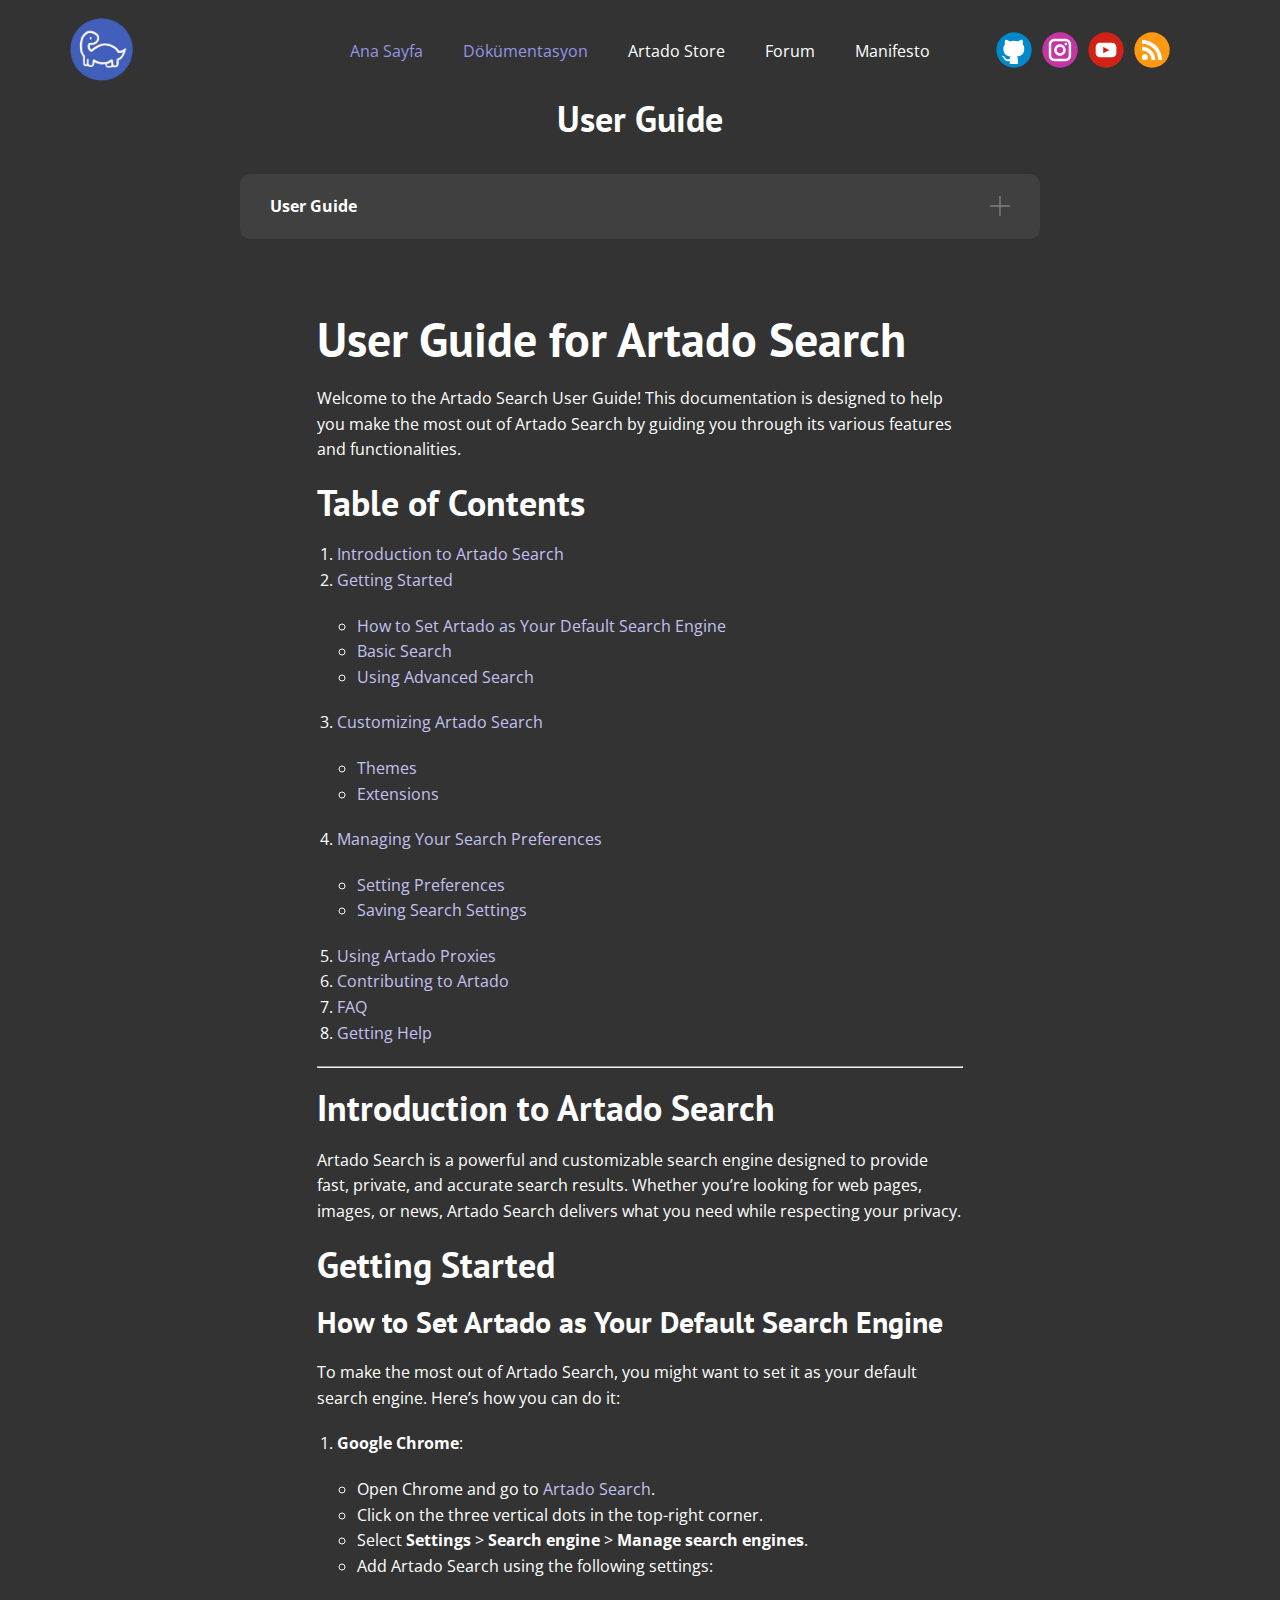
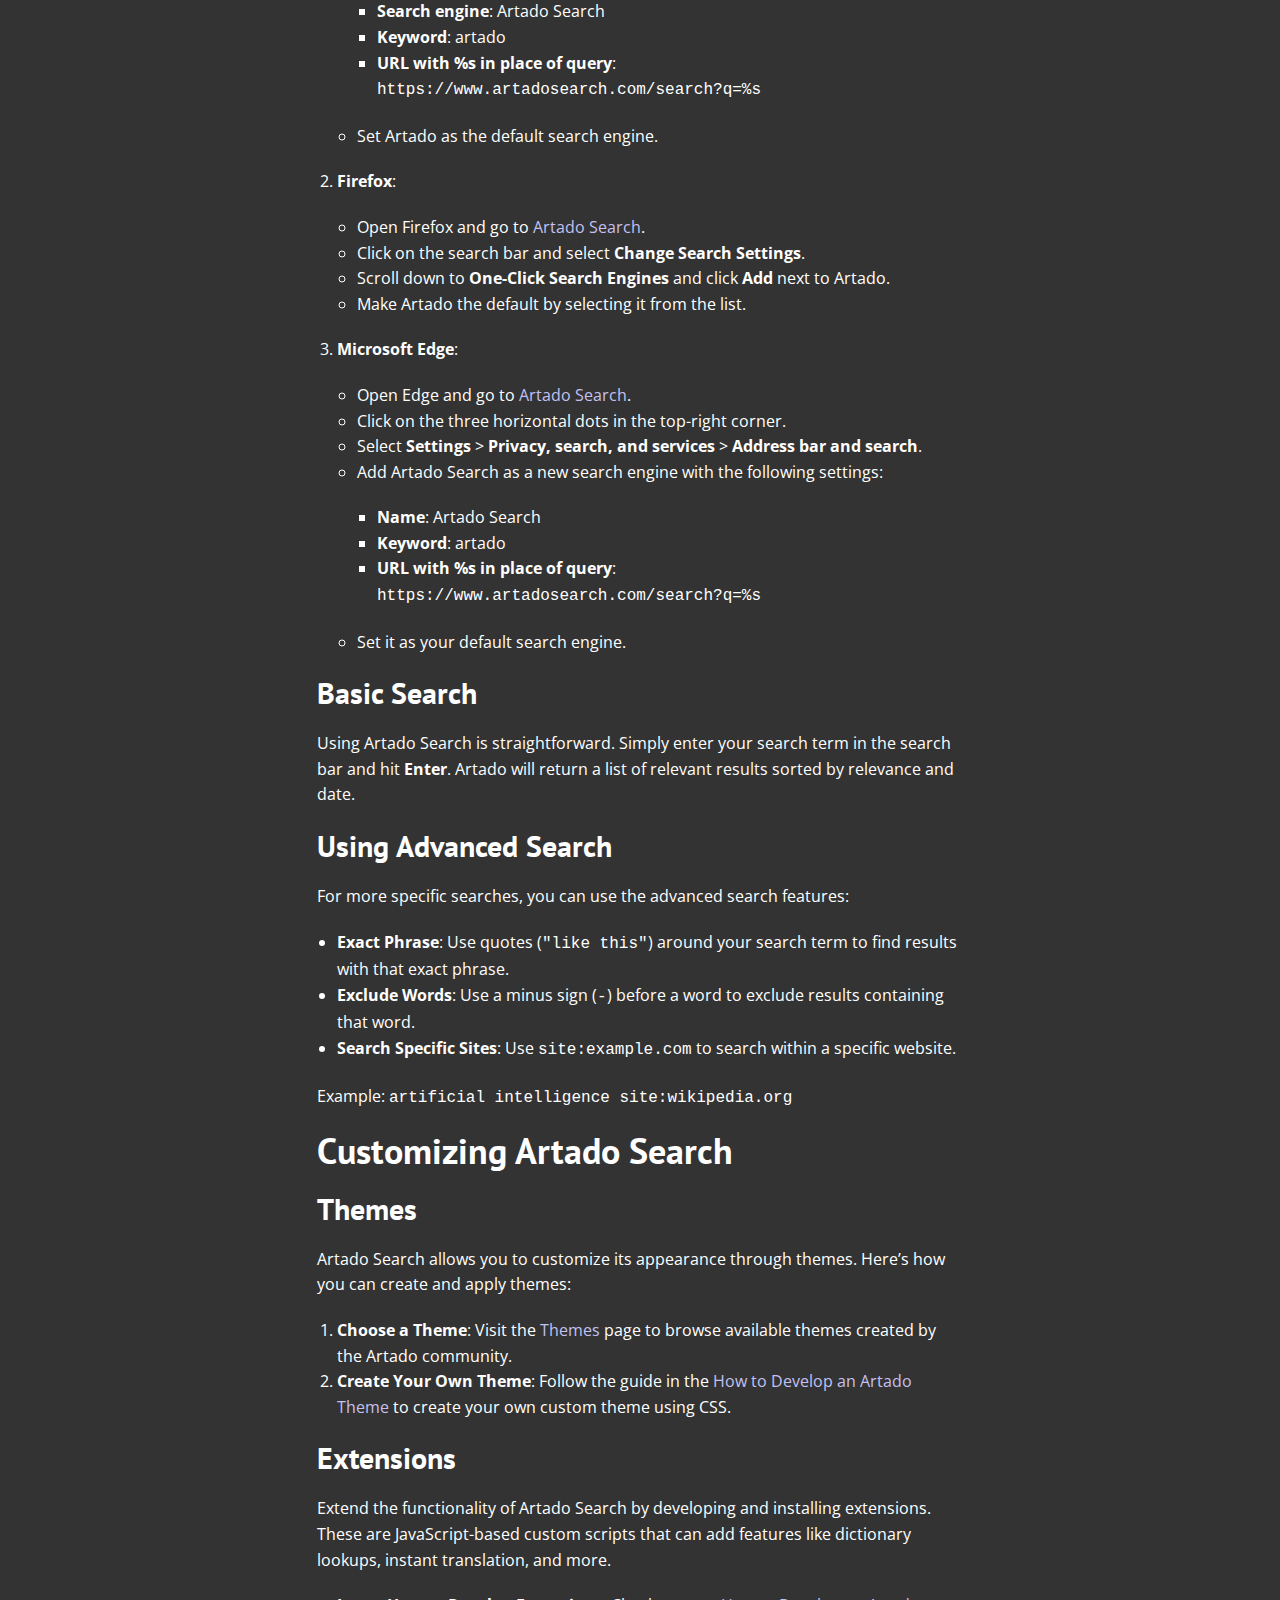
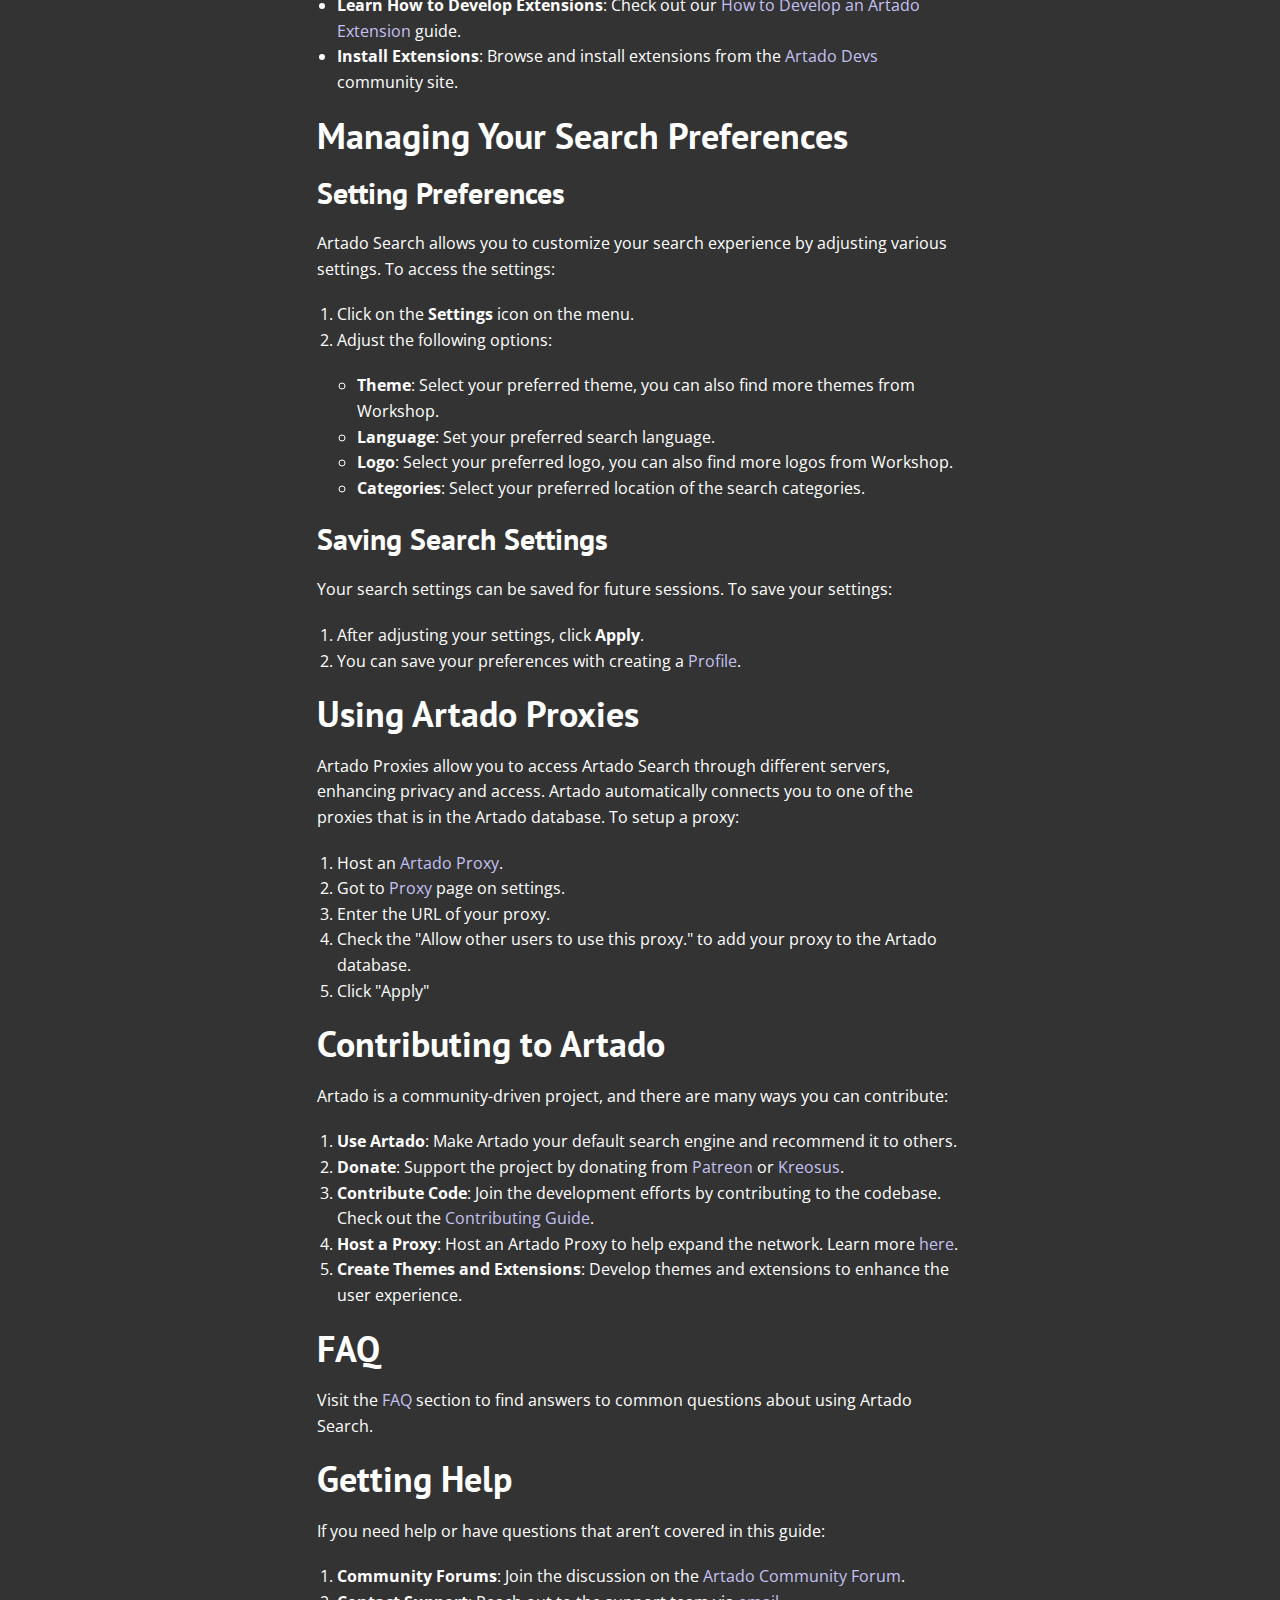
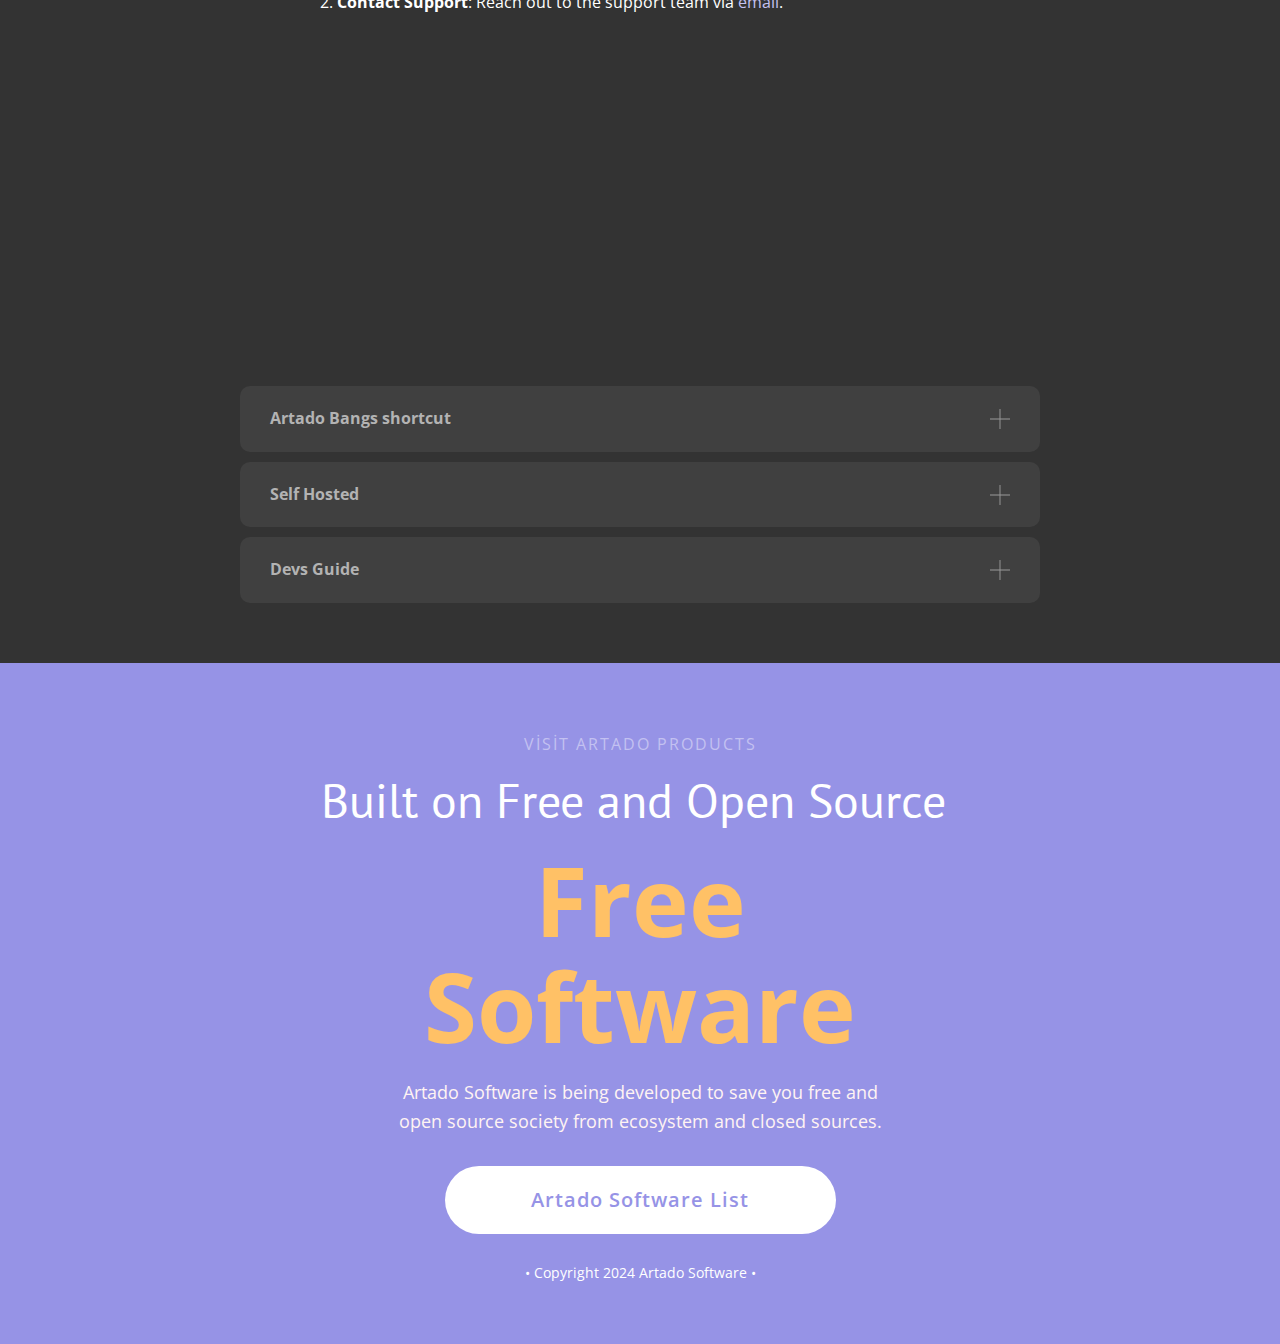
<file: en_docs.html>
<!DOCTYPE html>
<html style="font-size: 16px;" lang="tr">
<head>
    <meta name="viewport" content="width=device-width, initial-scale=1.0">
    <meta charset="utf-8">
    <meta name="keywords" content="Özgür ve Açık kaynak üzerinde kurulu, Ücretsiz">
    <meta name="description" content="Artado Software ürünlerine ait dökümentasyon sayfası">
    <title>Artado Docs</title>
    <link rel="stylesheet" href="../capp.artado.com/98c7f1662faa76b8ba817a9982d3dadc472b928f/artado.css" media="screen">
<link rel="stylesheet" href="artado-site.css" media="screen">
<link rel="stylesheet" href="en_docs.css" media="screen">
    <script class="u-script" type="text/javascript" src="../capp.artado.com/assets/jquery-3.5.1.min.js" defer=""></script>
    <script class="u-script" type="text/javascript" src="../capp.artado.com/98c7f1662faa76b8ba817a9982d3dadc472b928f/artado.js" defer=""></script>
    <meta name="generator" content="Html">
    <link rel="icon" href="favicon.ico">
    <link id="u-theme-google-font" rel="stylesheet" href="https://fonts.googleapis.com/css?family=PT+Sans:400,400i,700,700i|Open+Sans:300,300i,400,400i,500,500i,600,600i,700,700i,800,800i">
    <link id="u-page-google-font" rel="stylesheet" href="https://fonts.googleapis.com/css?family=Open+Sans:300,300i,400,400i,500,500i,600,600i,700,700i,800,800i">
    
    
    
    
    <script type="application/ld+json">{
		"@context": "http://schema.org",
		"@type": "Organization",
		"name": "Artado Docs",
		"logo": "https://assets.nicepagecdn.com/c673698b/6336722/images/artado.png",
		"sameAs": []
}</script>
    <meta name="theme-color" content="#9693e6">
    <meta property="og:title" content="en_docs">
    <meta property="og:description" content="Artado Software ürünlerine ait dökümentasyon sayfası">
    <meta property="og:type" content="website">
  </head>
  <body data-path-to-root="/" data-include-products="false" class="u-body u-xl-mode" data-lang="tr"><header class="u-align-center-sm u-align-center-xs u-clearfix u-custom-color-1 u-header u-header" id="sec-a26b"><div class="u-clearfix u-sheet u-sheet-1">
        <a href="#" class="u-image u-logo u-image-1" data-image-width="607" data-image-height="606">
          <img src="../assets.artadocdn.com/c673698b/6336722/images/artado.png" class="u-logo-image u-logo-image-1">
        </a>
        <div class="u-social-icons u-spacing-10 u-social-icons-1">
          <a class="u-social-url" target="_blank" data-type="Github" title="Github" href="https://github.com/Artado-Project"><span class="u-icon u-social-github u-social-icon u-icon-1"><svg class="u-svg-link" preserveAspectRatio="xMidYMin slice" viewBox="0 0 112 112" style=""><use xlink:href="#svg-cd35"></use></svg><svg class="u-svg-content" viewBox="0 0 112 112" x="0" y="0" id="svg-cd35"><circle fill="currentColor" cx="56.1" cy="56.1" r="55"></circle><path fill="#FFFFFF" d="M88,51.3c0-5.5-1.9-10.2-5.3-13.7c0.6-1.3,2.3-6.5-0.5-13.5c0,0-4.2-1.4-14,5.3c-4.1-1.1-8.4-1.7-12.7-1.8
	c-4.3,0-8.7,0.6-12.7,1.8c-9.7-6.6-14-5.3-14-5.3c-2.8,7-1,12.2-0.5,13.5C25,41.2,23,45.7,23,51.3c0,19.6,11.9,23.9,23.3,25.2
	c-1.5,1.3-2.8,3.5-3.2,6.8c-3,1.3-10.2,3.6-14.9-4.3c0,0-2.7-4.9-7.8-5.3c0,0-5-0.1-0.4,3.1c0,0,3.3,1.6,5.6,7.5c0,0,3,9.1,17.2,6
	c0,4.3,0.1,8.3,0.1,9.5h25.2c0-1.7,0.1-7.2,0.1-14c0-4.7-1.7-7.9-3.4-9.4C76,75.2,88,70.9,88,51.3z"></path></svg></span>
          </a>
          <a class="u-social-url" title="instagram" target="_blank" href="#"><span class="u-icon u-social-icon u-social-instagram u-icon-2"><svg class="u-svg-link" preserveAspectRatio="xMidYMin slice" viewBox="0 0 112 112" style=""><use xlink:href="#svg-e102"></use></svg><svg class="u-svg-content" viewBox="0 0 112 112" x="0" y="0" id="svg-e102"><circle fill="currentColor" cx="56.1" cy="56.1" r="55"></circle><path fill="#FFFFFF" d="M55.9,38.2c-9.9,0-17.9,8-17.9,17.9C38,66,46,74,55.9,74c9.9,0,17.9-8,17.9-17.9C73.8,46.2,65.8,38.2,55.9,38.2
            z M55.9,66.4c-5.7,0-10.3-4.6-10.3-10.3c-0.1-5.7,4.6-10.3,10.3-10.3c5.7,0,10.3,4.6,10.3,10.3C66.2,61.8,61.6,66.4,55.9,66.4z"></path><path fill="#FFFFFF" d="M74.3,33.5c-2.3,0-4.2,1.9-4.2,4.2s1.9,4.2,4.2,4.2s4.2-1.9,4.2-4.2S76.6,33.5,74.3,33.5z"></path><path fill="#FFFFFF" d="M73.1,21.3H38.6c-9.7,0-17.5,7.9-17.5,17.5v34.5c0,9.7,7.9,17.6,17.5,17.6h34.5c9.7,0,17.5-7.9,17.5-17.5V38.8
      C90.6,29.1,82.7,21.3,73.1,21.3z M83,73.3c0,5.5-4.5,9.9-9.9,9.9H38.6c-5.5,0-9.9-4.5-9.9-9.9V38.8c0-5.5,4.5-9.9,9.9-9.9h34.5
      c5.5,0,9.9,4.5,9.9,9.9V73.3z"></path></svg></span>
          </a>
          <a class="u-social-url" target="_blank" data-type="YouTube" title="YouTube" href="https://www.youtube.com/watch?v=yJNK3XUDZMI"><span class="u-icon u-social-icon u-social-youtube u-icon-3"><svg class="u-svg-link" preserveAspectRatio="xMidYMin slice" viewBox="0 0 112 112" style=""><use xlink:href="#svg-0011"></use></svg><svg class="u-svg-content" viewBox="0 0 112 112" x="0" y="0" id="svg-0011"><circle fill="currentColor" cx="56.1" cy="56.1" r="55"></circle><path fill="#FFFFFF" d="M74.9,33.3H37.3c-7.4,0-13.4,6-13.4,13.4v18.8c0,7.4,6,13.4,13.4,13.4h37.6c7.4,0,13.4-6,13.4-13.4V46.7 C88.3,39.3,82.3,33.3,74.9,33.3L74.9,33.3z M65.9,57l-17.6,8.4c-0.5,0.2-1-0.1-1-0.6V47.5c0-0.5,0.6-0.9,1-0.6l17.6,8.9 C66.4,56,66.4,56.8,65.9,57L65.9,57z"></path></svg></span>
          </a>
          <a class="u-social-url" target="_blank" data-type="RSS" title="RSS" href="#"><span class="u-icon u-social-icon u-social-rss u-icon-4"><svg class="u-svg-link" preserveAspectRatio="xMidYMin slice" viewBox="0 0 112 112" style=""><use xlink:href="#svg-baa0"></use></svg><svg class="u-svg-content" viewBox="0 0 112 112" x="0" y="0" id="svg-baa0"><circle fill="currentColor" cx="56.1" cy="56.1" r="55"></circle><circle fill="#FFFFFF" cx="33.9" cy="78.3" r="8.9"></circle><path fill="#FFFFFF" d="M25,45.8v11.8c16.3,0,29.6,13.3,29.6,29.6h11.8C66.4,64.3,47.9,45.8,25,45.8z"></path><path fill="#FFFFFF" d="M25,25v11.8c27.7,0,50.3,22.5,50.3,50.3h11.8C87.1,52.9,59.3,25,25,25z"></path></svg></span>
          </a>
        </div>
        <nav class="u-align-left u-menu u-menu-dropdown u-offcanvas u-menu-1">
          <div class="menu-collapse" style="font-size: 1rem;">
            <a class="u-button-style u-nav-link" href="#">
              <svg class="u-svg-link" preserveAspectRatio="xMidYMin slice" viewBox="0 0 302 302" style=""><use xmlns:xlink="http://www.w3.org/1999/xlink" xlink:href="#svg-8a8f"></use></svg>
              <svg xmlns="http://www.w3.org/2000/svg" xmlns:xlink="http://www.w3.org/1999/xlink" version="1.1" id="svg-8a8f" x="0px" y="0px" viewBox="0 0 302 302" style="enable-background:new 0 0 302 302;" xml:space="preserve" class="u-svg-content"><g><rect y="36" width="302" height="30"></rect><rect y="236" width="302" height="30"></rect><rect y="136" width="302" height="30"></rect>
</g><g></g><g></g><g></g><g></g><g></g><g></g><g></g><g></g><g></g><g></g><g></g><g></g><g></g><g></g><g></g></svg>
            </a>
          </div>
          <div class="u-custom-menu u-nav-container">
            <ul class="u-nav u-unstyled u-nav-1"><li class="u-nav-item"><a class="u-button-style u-nav-link u-text-active-palette-1-base u-text-hover-palette-2-base" href="index.html" style="padding: 10px 20px;">Ana Sayfa</a><div class="u-nav-popup"><ul class="u-h-spacing-20 u-nav u-unstyled u-v-spacing-10 u-nav-2"><li class="u-nav-item"><a class="u-button-style u-nav-link u-white" href="en_docs.html">Home</a>
</li></ul>
</div>
</li><li class="u-nav-item"><a class="u-button-style u-nav-link u-text-active-palette-1-base u-text-hover-palette-2-base" href="documentation.html" style="padding: 10px 20px;">Dökümentasyon</a><div class="u-nav-popup"><ul class="u-h-spacing-20 u-nav u-unstyled u-v-spacing-10 u-nav-3"><li class="u-nav-item"><a class="u-button-style u-nav-link u-white" href="en_docs.html">Documentation (EN)</a>
</li></ul>
</div>
</li><li class="u-nav-item"><a class="u-button-style u-nav-link u-text-active-palette-1-base u-text-hover-palette-2-base" href="https://devs.artado.xyz/" target="_blank" style="padding: 10px 20px;">Artado Store</a>
</li><li class="u-nav-item"><a class="u-button-style u-nav-link u-text-active-palette-1-base u-text-hover-palette-2-base" href="https://forum.artado.xyz/" target="_blank" style="padding: 10px 20px;">Forum</a>
</li><li class="u-nav-item"><a class="u-button-style u-nav-link u-text-active-palette-1-base u-text-hover-palette-2-base" href="https://artadosearch.com/manifest" style="padding: 10px 20px;">Manifesto</a>
</li></ul>
          </div>
          <div class="u-custom-menu u-nav-container-collapse">
            <div class="u-align-center u-black u-container-align-center u-container-style u-inner-container-layout u-opacity u-opacity-95 u-sidenav">
              <div class="u-inner-container-layout u-sidenav-overflow">
                <div class="u-menu-close"></div>
                <ul class="u-align-center u-nav u-popupmenu-items u-unstyled u-nav-4"><li class="u-nav-item"><a class="u-button-style u-nav-link" href="index.html">Home</a><div class="u-nav-popup"><ul class="u-h-spacing-20 u-nav u-unstyled u-v-spacing-10 u-nav-5"><li class="u-nav-item"><a class="u-button-style u-nav-link" href="en_docs.html">Home</a>
</li></ul>
</div>
</li><li class="u-nav-item"><a class="u-button-style u-nav-link" href="documentation.html">Dökümentasyon</a><div class="u-nav-popup"><ul class="u-h-spacing-20 u-nav u-unstyled u-v-spacing-10 u-nav-6"><li class="u-nav-item"><a class="u-button-style u-nav-link" href="en_docs.html">Documentation (EN)</a>
</li></ul>
</div>
</li><li class="u-nav-item"><a class="u-button-style u-nav-link" href="https://devs.artado.xyz/" target="_blank">Artado Store</a>
</li><li class="u-nav-item"><a class="u-button-style u-nav-link" href="https://forum.artado.xyz/" target="_blank">Forum</a>
</li><li class="u-nav-item"><a class="u-button-style u-nav-link" href="https://artadosearch.com/manifest">Manifest</a>
</li></ul>
              </div>
            </div>
            <div class="u-black u-menu-overlay u-opacity u-opacity-70"></div>
          </div>
        </nav>
      </div></header>
    <section class="u-align-center u-clearfix u-container-align-center u-grey-80 u-section-1" id="sec-2fcc">
      <div class="u-clearfix u-sheet u-valign-top u-sheet-1">
        <h2 class="u-text u-text-default u-text-1">User Guide</h2>
        <div class="u-accordion u-spacing-10 u-accordion-1">
          <div class="u-accordion-item">
            <a class="active u-accordion-link u-active-grey-75 u-button-style u-grey-75 u-hover-grey-70 u-radius-10 u-text-active-white u-text-grey-30 u-text-hover-white u-accordion-link-1" id="link-accordion-0781" aria-controls="accordion-0781" aria-selected="true">
              <span class="u-accordion-link-text">User Guide</span><span class="u-accordion-link-icon u-icon u-text-grey-40 u-icon-1"><svg class="u-svg-link" preserveAspectRatio="xMidYMin slice" viewBox="0 0 42 42" style=""><use xmlns:xlink="http://www.w3.org/1999/xlink" xlink:href="#svg-3644"></use></svg><svg xmlns="http://www.w3.org/2000/svg" xmlns:xlink="http://www.w3.org/1999/xlink" version="1.1" xml:space="preserve" class="u-svg-content" viewBox="0 0 42 42" x="0px" y="0px" id="svg-3644" style="enable-background:new 0 0 42 42;"><polygon points="42,20 22,20 22,0 20,0 20,20 0,20 0,22 20,22 20,42 22,42 22,22 42,22 "></polygon></svg></span>
            </a>
            <div class="u-accordion-active u-accordion-pane u-container-style u-grey-80 u-accordion-pane-1" id="accordion-0781" aria-labelledby="link-accordion-0781">
              <div class="u-container-layout u-container-layout-1">
                <div class="custom-expanded u-clearfix u-custom-html u-custom-html-1">
                  <h1 id="user-guide-for-artado-search">User Guide for Artado Search</h1>
                  <p>Welcome to the Artado Search User Guide! This documentation is designed to help you make the most out of Artado Search by guiding you through its various features and functionalities.</p>
                  <h2 id="table-of-contents">Table of Contents</h2>
                  <ol>
                    <li>
                      <a href="#introduction-to-artado-search">Introduction to Artado Search</a>
                    </li>
                    <li>
                      <a href="#getting-started">Getting Started</a>
                      <ul>
                        <li>
                          <a href="#how-to-set-artado-as-your-default-search-engine">How to Set Artado as Your Default Search Engine</a>
                        </li>
                        <li>
                          <a href="#basic-search">Basic Search</a>
                        </li>
                        <li>
                          <a href="#using-advanced-search">Using Advanced Search</a>
                        </li>
                      </ul>
                    </li>
                    <li>
                      <a href="#customizing-artado-search">Customizing Artado Search</a>
                      <ul>
                        <li>
                          <a href="#themes">Themes</a>
                        </li>
                        <li>
                          <a href="#extensions">Extensions</a>
                        </li>
                      </ul>
                    </li>
                    <li>
                      <a href="#managing-your-search-preferences">Managing Your Search Preferences</a>
                      <ul>
                        <li>
                          <a href="#setting-preferences">Setting Preferences</a>
                        </li>
                        <li>
                          <a href="#saving-search-settings">Saving Search Settings</a>
                        </li>
                      </ul>
                    </li>
                    <li>
                      <a href="#using-artado-proxies">Using Artado Proxies</a>
                    </li>
                    <li>
                      <a href="#contributing-to-artado">Contributing to Artado</a>
                    </li>
                    <li>
                      <a href="#faq">FAQ</a>
                    </li>
                    <li>
                      <a href="#getting-help">Getting Help</a>
                    </li>
                  </ol>
                  <hr>
                  <h2 id="introduction-to-artado-search">Introduction to Artado Search</h2>
                  <p>Artado Search is a powerful and customizable search engine designed to provide fast, private, and accurate search results. Whether you’re looking for web pages, images, or news, Artado Search delivers what you need while respecting your privacy.</p>
                  <h2 id="getting-started">Getting Started</h2>
                  <h3 id="how-to-set-artado-as-your-default-search-engine">How to Set Artado as Your Default Search Engine</h3>
                  <p>To make the most out of Artado Search, you might want to set it as your default search engine. Here’s how you can do it:</p>
                  <ol>
                    <li>
                      <p>
                        <strong>Google Chrome</strong>:
                      </p>
                      <ul>
                        <li>Open Chrome and go to <a href="https://www.artadosearch.com/">Artado Search</a>.
                        </li>
                        <li>Click on the three vertical dots in the top-right corner.</li>
                        <li>Select <strong>Settings</strong> &gt; <strong>Search engine</strong> &gt; <strong>Manage search engines</strong>.
                        </li>
                        <li>Add Artado Search using the following settings:<ul>
                            <li>
                              <strong>Search engine</strong>: Artado Search
                            </li>
                            <li>
                              <strong>Keyword</strong>: artado
                            </li>
                            <li>
                              <strong>URL with %s in place of query</strong>: <code>https://www.artadosearch.com/search?q=%s</code>
                            </li>
                          </ul>
                        </li>
                        <li>Set Artado as the default search engine.</li>
                      </ul>
                    </li>
                    <li>
                      <p>
                        <strong>Firefox</strong>:
                      </p>
                      <ul>
                        <li>Open Firefox and go to <a href="https://www.artadosearch.com/">Artado Search</a>.
                        </li>
                        <li>Click on the search bar and select <strong>Change Search Settings</strong>.
                        </li>
                        <li>Scroll down to <strong>One-Click Search Engines</strong> and click <strong>Add</strong> next to Artado.
                        </li>
                        <li>Make Artado the default by selecting it from the list.</li>
                      </ul>
                    </li>
                    <li>
                      <p>
                        <strong>Microsoft Edge</strong>:
                      </p>
                      <ul>
                        <li>Open Edge and go to <a href="https://www.artadosearch.com/">Artado Search</a>.
                        </li>
                        <li>Click on the three horizontal dots in the top-right corner.</li>
                        <li>Select <strong>Settings</strong> &gt; <strong>Privacy, search, and services</strong> &gt; <strong>Address bar and search</strong>.
                        </li>
                        <li>Add Artado Search as a new search engine with the following settings:<ul>
                            <li>
                              <strong>Name</strong>: Artado Search
                            </li>
                            <li>
                              <strong>Keyword</strong>: artado
                            </li>
                            <li>
                              <strong>URL with %s in place of query</strong>: <code>https://www.artadosearch.com/search?q=%s</code>
                            </li>
                          </ul>
                        </li>
                        <li>Set it as your default search engine.</li>
                      </ul>
                    </li>
                  </ol>
                  <h3 id="basic-search">Basic Search</h3>
                  <p>Using Artado Search is straightforward. Simply enter your search term in the search bar and hit <strong>Enter</strong>. Artado will return a list of relevant results sorted by relevance and date.
                  </p>
                  <h3 id="using-advanced-search">Using Advanced Search</h3>
                  <p>For more specific searches, you can use the advanced search features:</p>
                  <ul>
                    <li>
                      <strong>Exact Phrase</strong>: Use quotes (<code>"like this"</code>) around your search term to find results with that exact phrase.
                    </li>
                    <li>
                      <strong>Exclude Words</strong>: Use a minus sign (<code>-</code>) before a word to exclude results containing that word.
                    </li>
                    <li>
                      <strong>Search Specific Sites</strong>: Use <code>site:example.com</code> to search within a specific website.
                    </li>
                  </ul>
                  <p>Example: <code>artificial intelligence site:wikipedia.org</code>
                  </p>
                  <h2 id="customizing-artado-search">Customizing Artado Search</h2>
                  <h3 id="themes">Themes</h3>
                  <p>Artado Search allows you to customize its appearance through themes. Here’s how you can create and apply themes:</p>
                  <ol>
                    <li>
                      <strong>Choose a Theme</strong>: Visit the <a href="#">Themes</a> page to browse available themes created by the Artado community.
                    </li>
                    <li>
                      <strong>Create Your Own Theme</strong>: Follow the guide in the <a href="Developer%20Guide/How%20to%20Develop%20an%20Artado%20Extension.html">How to Develop an Artado Theme</a> to create your own custom theme using CSS.
                    </li>
                  </ol>
                  <h3 id="extensions">Extensions</h3>
                  <p>Extend the functionality of Artado Search by developing and installing extensions. These are JavaScript-based custom scripts that can add features like dictionary lookups, instant translation, and more.</p>
                  <ul>
                    <li>
                      <strong>Learn How to Develop Extensions</strong>: Check out our <a href="Developer%20Guide/How%20to%20Develop%20an%20Artado%20Extension.html">How to Develop an Artado Extension</a> guide.
                    </li>
                    <li>
                      <strong>Install Extensions</strong>: Browse and install extensions from the <a href="https://devs.artado.xyz/">Artado Devs</a> community site.
                    </li>
                  </ul>
                  <h2 id="managing-your-search-preferences">Managing Your Search Preferences</h2>
                  <h3 id="setting-preferences">Setting Preferences</h3>
                  <p>Artado Search allows you to customize your search experience by adjusting various settings. To access the settings:</p>
                  <ol>
                    <li>Click on the <strong>Settings</strong> icon on the menu.
                    </li>
                    <li>Adjust the following options:<ul>
                        <li>
                          <strong>Theme</strong>: Select your preferred theme, you can also find more themes from Workshop.
                        </li>
                        <li>
                          <strong>Language</strong>: Set your preferred search language.
                        </li>
                        <li>
                          <strong>Logo</strong>: Select your preferred logo, you can also find more logos from Workshop.
                        </li>
                        <li>
                          <strong>Categories</strong>: Select your preferred location of the search categories.
                        </li>
                      </ul>
                    </li>
                  </ol>
                  <h3 id="saving-search-settings">Saving Search Settings</h3>
                  <p>Your search settings can be saved for future sessions. To save your settings:</p>
                  <ol>
                    <li>After adjusting your settings, click <strong>Apply</strong>.
                    </li>
                    <li>You can save your preferences with creating a <a href="https://www.artadosearch.com/Settings/Profiles">Profile</a>.
                    </li>
                  </ol>
                  <h2 id="using-artado-proxies">Using Artado Proxies</h2>
                  <p>Artado Proxies allow you to access Artado Search through different servers, enhancing privacy and access. Artado automatically
connects you to one of the proxies that is in the Artado database. To setup a proxy:</p>
                  <ol>
                    <li>Host an <a href="https://github.com/Artado-Project/ArtadoProxy">Artado Proxy</a>.
                    </li>
                    <li>Got to <a href="https://www.artadosearch.com/Settings/Proxy">Proxy</a> page on settings.
                    </li>
                    <li>Enter the URL of your proxy.</li>
                    <li>Check the "Allow other users to use this proxy." to add your proxy to the Artado database.</li>
                    <li>Click "Apply"</li>
                  </ol>
                  <h2 id="contributing-to-artado">Contributing to Artado</h2>
                  <p>Artado is a community-driven project, and there are many ways you can contribute:</p>
                  <ol>
                    <li>
                      <strong>Use Artado</strong>: Make Artado your default search engine and recommend it to others.
                    </li>
                    <li>
                      <strong>Donate</strong>: Support the project by donating from <a href="https://www.patreon.com/artadosoft">Patreon</a> or <a href="https://kreosus.com/artadosoft">Kreosus</a>.
                    </li>
                    <li>
                      <strong>Contribute Code</strong>: Join the development efforts by contributing to the codebase. Check out the <a href="https://github.com/Artado-Project/artadosearch/CONTRIBUTING.md">Contributing Guide</a>.
                    </li>
                    <li>
                      <strong>Host a Proxy</strong>: Host an Artado Proxy to help expand the network. Learn more <a href="https://github.com/Artado-Project/ArtadoProxy">here</a>.
                    </li>
                    <li>
                      <strong>Create Themes and Extensions</strong>: Develop themes and extensions to enhance the user experience.
                    </li>
                  </ol>
                  <h2 id="faq">FAQ</h2>
                  <p>Visit the <a href="FAQ.html">FAQ</a> section to find answers to common questions about using Artado Search.
                  </p>
                  <h2 id="getting-help">Getting Help</h2>
                  <p>If you need help or have questions that aren’t covered in this guide:</p>
                  <ol>
                    <li>
                      <strong>Community Forums</strong>: Join the discussion on the <a href="https://forum.artado.xyz/">Artado Community Forum</a>.
                    </li>
                    <li>
                      <strong>Contact Support</strong>: Reach out to the support team via <a href="mailto:arda@artadosearch.com">email</a>.
                    </li>
                  </ol>
                </div>
              </div>
            </div>
          </div>
          <div class="u-accordion-item">
            <a class="u-accordion-link u-active-grey-75 u-button-style u-grey-75 u-hover-grey-70 u-radius-10 u-text-active-white u-text-grey-30 u-text-hover-white u-accordion-link-2" id="link-accordion-4c47" aria-controls="accordion-4c47" aria-selected="false">
              <span class="u-accordion-link-text">Artado Bangs shortcut</span><span class="u-accordion-link-icon u-icon u-text-grey-40 u-icon-2"><svg class="u-svg-link" preserveAspectRatio="xMidYMin slice" viewBox="0 0 42 42" style=""><use xmlns:xlink="http://www.w3.org/1999/xlink" xlink:href="#svg-9d52"></use></svg><svg xmlns="http://www.w3.org/2000/svg" xmlns:xlink="http://www.w3.org/1999/xlink" version="1.1" xml:space="preserve" class="u-svg-content" viewBox="0 0 42 42" x="0px" y="0px" id="svg-9d52" style="enable-background:new 0 0 42 42;"><polygon points="42,20 22,20 22,0 20,0 20,20 0,20 0,22 20,22 20,42 22,42 22,22 42,22 "></polygon></svg></span>
            </a>
            <div class="u-accordion-pane u-container-style u-grey-80 u-accordion-pane-2" id="accordion-4c47" aria-labelledby="link-accordion-4c47">
              <div class="u-container-layout u-valign-top u-container-layout-2">
                <div class="custom-expanded u-clearfix u-custom-html u-custom-html-2">
                  <p>
                    <h1 id="artado-search-bangs">Artado Search Bangs</h1>
<p>Welcome to the Artado Search User Guide! This documentation is designed to help you make the most out of Artado Search by guiding you through its various features and functionalities.</p>
<h2 id="table-of-contents">Table of Contents</h2>
<ol>
<li><a href="#how-to-use-bangs">How to use bangs</a></li>
<li><a href="#list-of-supported-bangs">List of supported artado bangs</a><ul>
<li><a href="#conclusion">Conclusion</a></ul>
</ul>
</li>

</ol>
<hr>
                  </p>
                  <h1 id="artado-search-bangs-a-quick-guide">Artado Search Bangs: A Quick Guide</h1>
                  <p>Artado Search supports a powerful feature called "Bangs" that allows you to quickly search specific websites directly from the search bar. By typing a bang keyword followed by your search query, you can bypass Artado's search results and go directly to the search results of the targeted website.</p>
                  <h2 id="how-to-use-bangs">How to Use Bangs</h2>
                  <p>Using bangs in Artado is simple. Just type the bang keyword followed by your search term in the Artado search bar and press <strong>Enter</strong>. For example:
                  </p>
                  <pre>                    <code>
                      <span class="hljs-addition">!g artificial intelligence</span>
                    </code>
                  </pre>
                  <p>This will take you directly to Google's search results for "artificial intelligence."</p>
                  <h2 id="list-of-supported-bangs">List of Supported Bangs</h2>
                  <p>Here’s a comprehensive list of the supported bangs in Artado Search and what they do:</p>
                  <ul>
                    <li>
                      <p>
                        <strong>
                          <code>!g</code>
                        </strong> - <strong>Google</strong>: Search directly on Google.
                      </p>
                      <ul>
                        <li>Example: <code>!g climate change</code>
                        </li>
                      </ul>
                    </li>
                    <li>
                      <p>
                        <strong>
                          <code>!w</code>
                        </strong> - <strong>Wikipedia</strong>: Look up information on Wikipedia.
                      </p>
                      <ul>
                        <li>Example: <code>!w OpenAI</code>
                        </li>
                      </ul>
                    </li>
                    <li>
                      <p>
                        <strong>
                          <code>!yt</code>
                        </strong> - <strong>YouTube</strong>: Find videos on YouTube.
                      </p>
                      <ul>
                        <li>Example: <code>!yt machine learning tutorial</code>
                        </li>
                      </ul>
                    </li>
                    <li>
                      <p>
                        <strong>
                          <code>!a</code>
                        </strong> - <strong>Amazon</strong>: Shop on Amazon.
                      </p>
                      <ul>
                        <li>Example: <code>!a wireless headphones</code>
                        </li>
                      </ul>
                    </li>
                    <li>
                      <p>
                        <strong>
                          <code>!tw</code>
                        </strong> - <strong>Twitter</strong>: Search tweets on Twitter.
                      </p>
                      <ul>
                        <li>Example: <code>!tw OpenAI</code>
                        </li>
                      </ul>
                    </li>
                    <li>
                      <p>
                        <strong>
                          <code>!fb</code>
                        </strong> - <strong>Facebook</strong>: Search on Facebook.
                      </p>
                      <ul>
                        <li>Example: <code>!fb artado search</code>
                        </li>
                      </ul>
                    </li>
                    <li>
                      <p>
                        <strong>
                          <code>!r</code>
                        </strong> - <strong>Reddit</strong>: Browse Reddit threads.
                      </p>
                      <ul>
                        <li>Example: <code>!r web development</code>
                        </li>
                      </ul>
                    </li>
                    <li>
                      <p>
                        <strong>
                          <code>!gh</code>
                        </strong> - <strong>GitHub</strong>: Find repositories on GitHub.
                      </p>
                      <ul>
                        <li>Example: <code>!gh artado search</code>
                        </li>
                      </ul>
                    </li>
                    <li>
                      <p>
                        <strong>
                          <code>!ama</code>
                        </strong> - <strong>AMA (Ask Me Anything)</strong>: Find AMA threads.
                      </p>
                      <ul>
                        <li>Example: <code>!ama space exploration</code>
                        </li>
                      </ul>
                    </li>
                    <li>
                      <p>
                        <strong>
                          <code>!d</code>
                        </strong> - <strong>DuckDuckGo</strong>: Search on DuckDuckGo.
                      </p>
                      <ul>
                        <li>Example: <code>!d privacy tools</code>
                        </li>
                      </ul>
                    </li>
                    <li>
                      <p>
                        <strong>
                          <code>!imdb</code>
                        </strong> - <strong>IMDb</strong>: Look up movies and TV shows on IMDb.
                      </p>
                      <ul>
                        <li>Example: <code>!imdb Inception</code>
                        </li>
                      </ul>
                    </li>
                    <li>
                      <p>
                        <strong>
                          <code>!ebay</code>
                        </strong> - <strong>eBay</strong>: Shop on eBay.
                      </p>
                      <ul>
                        <li>Example: <code>!ebay vintage watches</code>
                        </li>
                      </ul>
                    </li>
                    <li>
                      <p>
                        <strong>
                          <code>!netflix</code>
                        </strong> - <strong>Netflix</strong>: Search movies and shows on Netflix.
                      </p>
                      <ul>
                        <li>Example: <code>!netflix science fiction</code>
                        </li>
                      </ul>
                    </li>
                    <li>
                      <p>
                        <strong>
                          <code>!maps</code>
                        </strong> - <strong>Google Maps</strong>: Search locations on Google Maps.
                      </p>
                      <ul>
                        <li>Example: <code>!maps New York City</code>
                        </li>
                      </ul>
                    </li>
                    <li>
                      <p>
                        <strong>
                          <code>!p</code>
                        </strong> - <strong>Pinterest</strong>: Find inspiration on Pinterest.
                      </p>
                      <ul>
                        <li>Example: <code>!p home decor ideas</code>
                        </li>
                      </ul>
                    </li>
                    <li>
                      <p>
                        <strong>
                          <code>!so</code>
                        </strong> - <strong>Stack Overflow</strong>: Search coding questions on Stack Overflow.
                      </p>
                      <ul>
                        <li>Example: <code>!so JavaScript fetch API</code>
                        </li>
                      </ul>
                    </li>
                    <li>
                      <p>
                        <strong>
                          <code>!gmail</code>
                        </strong> - <strong>Gmail</strong>: Search emails on Gmail.
                      </p>
                      <ul>
                        <li>Example: <code>!gmail job application</code>
                        </li>
                      </ul>
                    </li>
                    <li>
                      <p>
                        <strong>
                          <code>!gnews</code>
                        </strong> - <strong>Google News</strong>: Find news articles on Google News.
                      </p>
                      <ul>
                        <li>Example: <code>!gnews technology trends</code>
                        </li>
                      </ul>
                    </li>
                    <li>
                      <p>
                        <strong>
                          <code>!wp</code>
                        </strong> - <strong>WhatsApp</strong>: Search chats on WhatsApp Web.
                      </p>
                      <ul>
                        <li>Example: <code>!wp meetup</code>
                        </li>
                      </ul>
                    </li>
                    <li>
                      <p>
                        <strong>
                          <code>!img</code>
                        </strong> - <strong>Google Images</strong>: Find images on Google.
                      </p>
                      <ul>
                        <li>Example: <code>!img sunsets</code>
                        </li>
                      </ul>
                    </li>
                    <li>
                      <p>
                        <strong>
                          <code>!t</code>
                        </strong> - <strong>Tumblr</strong>: Search posts on Tumblr.
                      </p>
                      <ul>
                        <li>Example: <code>!t art illustration</code>
                        </li>
                      </ul>
                    </li>
                    <li>
                      <p>
                        <strong>
                          <code>!dic</code>
                        </strong> - <strong>Dictionary.com</strong>: Look up word definitions.
                      </p>
                      <ul>
                        <li>Example: <code>!dic plethora</code>
                        </li>
                      </ul>
                    </li>
                    <li>
                      <p>
                        <strong>
                          <code>!th</code>
                        </strong> - <strong>TheHackerNews</strong>: Find articles on TheHackerNews.
                      </p>
                      <ul>
                        <li>Example: <code>!th cybersecurity</code>
                        </li>
                      </ul>
                    </li>
                    <li>
                      <p>
                        <strong>
                          <code>!net</code>
                        </strong> - <strong>Netflix</strong>: Another way to search Netflix.
                      </p>
                      <ul>
                        <li>Example: <code>!net comedy movies</code>
                        </li>
                      </ul>
                    </li>
                    <li>
                      <p>
                        <strong>
                          <code>!y</code>
                        </strong> - <strong>Yahoo</strong>: Search on Yahoo.
                      </p>
                      <ul>
                        <li>Example: <code>!y financial news</code>
                        </li>
                      </ul>
                    </li>
                    <li>
                      <p>
                        <strong>
                          <code>!q</code>
                        </strong> - <strong>Quora</strong>: Find answers on Quora.
                      </p>
                      <ul>
                        <li>Example: <code>!q startup advice</code>
                        </li>
                      </ul>
                    </li>
                    <li>
                      <p>
                        <strong>
                          <code>!m</code>
                        </strong> - <strong>Medium</strong>: Search articles on Medium.
                      </p>
                      <ul>
                        <li>Example: <code>!m productivity hacks</code>
                        </li>
                      </ul>
                    </li>
                    <li>
                      <p>
                        <strong>
                          <code>!eb</code>
                        </strong> - <strong>Etsy</strong>: Shop handmade and vintage items on Etsy.
                      </p>
                      <ul>
                        <li>Example: <code>!eb handmade jewelry</code>
                        </li>
                      </ul>
                    </li>
                    <li>
                      <p>
                        <strong>
                          <code>!hr</code>
                        </strong> - <strong>HackerRank</strong>: Practice coding on HackerRank.
                      </p>
                      <ul>
                        <li>Example: <code>!hr algorithms</code>
                        </li>
                      </ul>
                    </li>
                    <li>
                      <p>
                        <strong>
                          <code>!cra</code>
                        </strong> - <strong>Craigslist</strong>: Find listings on Craigslist.
                      </p>
                      <ul>
                        <li>Example: <code>!cra used cars</code>
                        </li>
                      </ul>
                    </li>
                    <li>
                      <p>
                        <strong>
                          <code>!o</code>
                        </strong> - <strong>Outlook</strong>: Search emails on Outlook.
                      </p>
                      <ul>
                        <li>Example: <code>!o project meeting</code>
                        </li>
                      </ul>
                    </li>
                    <li>
                      <p>
                        <strong>
                          <code>!drib</code>
                        </strong> - <strong>Dribbble</strong>: Search designs on Dribbble.
                      </p>
                      <ul>
                        <li>Example: <code>!drib UI inspiration</code>
                        </li>
                      </ul>
                    </li>
                    <li>
                      <p>
                        <strong>
                          <code>!it</code>
                        </strong> - <strong>Instagram</strong>: Search posts on Instagram.
                      </p>
                      <ul>
                        <li>Example: <code>!it travel photography</code>
                        </li>
                      </ul>
                    </li>
                    <li>
                      <p>
                        <strong>
                          <code>!gcal</code>
                        </strong> - <strong>Google Calendar</strong>: Search events on Google Calendar.
                      </p>
                      <ul>
                        <li>Example: <code>!gcal team meeting</code>
                        </li>
                      </ul>
                    </li>
                    <li>
                      <p>
                        <strong>
                          <code>!sc</code>
                        </strong> - <strong>SoundCloud</strong>: Find music on SoundCloud.
                      </p>
                      <ul>
                        <li>Example: <code>!sc lo-fi beats</code>
                        </li>
                      </ul>
                    </li>
                    <li>
                      <p>
                        <strong>
                          <code>!wol</code>
                        </strong> - <strong>Wolfram Alpha</strong>: Search computational knowledge on Wolfram Alpha.
                      </p>
                      <ul>
                        <li>Example: <code>!wol prime numbers</code>
                        </li>
                      </ul>
                    </li>
                    <li>
                      <p>
                        <strong>
                          <code>!mz</code>
                        </strong> - <strong>Moz</strong>: Search SEO tools and articles on Moz.
                      </p>
                      <ul>
                        <li>Example: <code>!mz keyword research</code>
                        </li>
                      </ul>
                    </li>
                    <li>
                      <p>
                        <strong>
                          <code>!npr</code>
                        </strong> - <strong>NPR</strong>: Search news and podcasts on NPR.
                      </p>
                      <ul>
                        <li>Example: <code>!npr daily news podcast</code>
                        </li>
                      </ul>
                    </li>
                    <li>
                      <p>
                        <strong>
                          <code>!ar</code>
                        </strong> - <strong>Airbnb</strong>: Search stays on Airbnb.
                      </p>
                      <ul>
                        <li>Example: <code>!ar Paris apartment</code>
                        </li>
                      </ul>
                    </li>
                    <li>
                      <p>
                        <strong>
                          <code>!cnn</code>
                        </strong> - <strong>CNN</strong>: Search news articles on CNN.
                      </p>
                      <ul>
                        <li>Example: <code>!cnn election coverage</code>
                        </li>
                      </ul>
                    </li>
                    <li>
                      <p>
                        <strong>
                          <code>!bbc</code>
                        </strong> - <strong>BBC</strong>: Find news on BBC.
                      </p>
                      <ul>
                        <li>Example: <code>!bbc world news</code>
                        </li>
                      </ul>
                    </li>
                    <li>
                      <p>
                        <strong>
                          <code>!v</code>
                        </strong> - <strong>Vimeo</strong>: Find videos on Vimeo.
                      </p>
                      <ul>
                        <li>Example: <code>!v short films</code>
                        </li>
                      </ul>
                    </li>
                    <li>
                      <p>
                        <strong>
                          <code>!tpb</code>
                        </strong> - <strong>The Pirate Bay</strong>: Search torrents on The Pirate Bay.
                      </p>
                      <ul>
                        <li>Example: <code>!tpb open-source software</code>
                        </li>
                      </ul>
                    </li>
                    <li>
                      <p>
                        <strong>
                          <code>!gdoc</code>
                        </strong> - <strong>Google Docs</strong>: Search documents on Google Docs.
                      </p>
                      <ul>
                        <li>Example: <code>!gdoc project report</code>
                        </li>
                      </ul>
                    </li>
                    <li>
                      <p>
                        <strong>
                          <code>!wo</code>
                        </strong> - <strong>WordPress</strong>: Search blogs on WordPress.
                      </p>
                      <ul>
                        <li>Example: <code>!wo tech blog</code>
                        </li>
                      </ul>
                    </li>
                    <li>
                      <p>
                        <strong>
                          <code>!rt</code>
                        </strong> - <strong>Rotten Tomatoes</strong>: Search movie ratings on Rotten Tomatoes.
                      </p>
                      <ul>
                        <li>Example: <code>!rt action movies</code>
                        </li>
                      </ul>
                    </li>
                    <li>
                      <p>
                        <strong>
                          <code>!ars</code>
                        </strong> - <strong>Ars Technica</strong>: Find articles on Ars Technica.
                      </p>
                      <ul>
                        <li>Example: <code>!ars tech news</code>
                        </li>
                      </ul>
                    </li>
                    <li>
                      <p>
                        <strong>
                          <code>!ln</code>
                        </strong> - <strong>LinkedIn</strong>: Search profiles and jobs on LinkedIn.
                      </p>
                      <ul>
                        <li>Example: <code>!ln software engineer</code>
                        </li>
                      </ul>
                    </li>
                    <li>
                      <p>
                        <strong>
                          <code>!sl</code>
                        </strong> - <strong>SlideShare</strong>: Search presentations on SlideShare.
                      </p>
                      <ul>
                        <li>Example: <code>!sl digital marketing</code>
                        </li>
                      </ul>
                    </li>
                    <li>
                      <p>
                        <strong>
                          <code>!hn</code>
                        </strong> - <strong>Hacker News</strong>: Find tech news on Hacker News.
                      </p>
                      <ul>
                        <li>Example: <code>!hn programming languages</code>
                        </li>
                      </ul>
                    </li>
                    <li>
                      <p>
                        <strong>
                          <code>!me</code>
                        </strong> - <strong>Meetup</strong>: Find events on Meetup.
                      </p>
                      <ul>
                        <li>Example: <code>!me photography group</code>
                        </li>
                      </ul>
                    </li>
                    <li>
                      <p>
                        <strong>
                          <code>!wik</code>
                        </strong> - <strong>Wikipedia</strong>: Another way to search Wikipedia.
                      </p>
                      <ul>
                        <li>Example: <code>!wik renewable energy</code>
                        </li>
                      </ul>
                    </li>
                    <li>
                      <p>
                        <strong>
                          <code>!ea</code>
                        </strong> - <strong>Etsy</strong>: Another way to shop on Etsy.
                      </p>
                      <ul>
                        <li>Example: <code>!ea custom gifts</code>
                        </li>
                      </ul>
                    </li>
                    <li>
                      <p>
                        <strong>
                          <code>!b</code>
                        </strong> - <strong>Bing</strong>: Search on Bing.
                      </p>
                      <ul>
                        <li>Example: <code>!b latest technology</code>
                        </li>
                      </ul>
                    </li>
                    <li>
                      <p>
                        <strong>
                          <code>!pay</code>
                        </strong> - <strong>PayPal</strong>: Search transactions on PayPal.
                      </p>
                      <ul>
                        <li>Example: <code>!pay recent payments</code>
                        </li>
                      </ul>
                    </li>
                    <li>
                      <p>
                        <strong>
                          <code>!dp</code>
                        </strong> - <strong>Dropbox</strong>: Search files on Dropbox.
                      </p>
                      <ul>
                        <li>Example: <code>!dp client documents</code>
                        </li>
                      </ul>
                    </li>
                    <li>
                      <p>
                        <strong>
                          <code>!fc</code>
                        </strong> - <strong>Flickr</strong>: Find photos on Flickr.
                      </p>
                      <ul>
                        <li>Example: <code>!fc nature photography</code>
                        </li>
                      </ul>
                    </li>
                    <li>
                      <p>
                        <strong>
                          <code>!yelp</code>
                        </strong> - <strong>Yelp</strong>: Search reviews on Yelp.
                      </p>
                      <ul>
                        <li>Example: <code>!yelp restaurants near me</code>
                        </li>
                      </ul>
                    </li>
                    <li>
                      <p>
                        <strong>
                          <code>!vs</code>
                        </strong> - <strong>VSCO</strong>: Find photos on VSCO.
                      </p>
                      <ul>
                        <li>Example: <code>!vs travel photos</code>
                        </li>
                      </ul>
                    </li>
                    <li>
                      <p>
                        <strong>
                          <code>!fm</code>
                        </strong> - <strong>Foursquare</strong>: Search places on Foursquare.
                      </p>
                      <ul>
                        <li>Example: <code>!fm coffee shops</code>
                        </li>
                      </ul>
                    </li>
                    <li>
                      <p>
                        <strong>
                          <code>!gd</code>
                        </strong> - <strong>Google</strong>: Another way to search on Google.
                      </p>
                      <ul>
                        <li>Example: <code>!gd AI research</code>
                        </li>
                      </ul>
                    </li>
                    <li>
                      <p>
                        <strong>
                          <code>!sp</code>
                        </strong> - <strong>Spotify</strong>: Search music on Spotify.
                      </p>
                      <ul>
                        <li>Example: <code>!sp workout playlist</code>
                        </li>
                      </ul>
                    </li>
                    <li>
                      <p>
                        <strong>
                          <code>!pg</code>
                        </strong> - <strong>Pocket</strong>: Find saved articles on Pocket.
                      </p>
                      <ul>
                        <li>Example: <code>!pg productivity tips</code>
                        </li>
                      </ul>
                    </li>
                    <li>
                      <p>
                        <strong>
                          <code>!ad</code>
                        </strong> - <strong>Adobe</strong>: Search Adobe resources.
                      </p>
                      <ul>
                        <li>Example: <code>!ad Photoshop tutorials</code>
                        </li>
                      </ul>
                    </li>
                    <li>
                      <p>
                        <strong>
                          <code>!gif</code>
                        </strong> - <strong>Giphy</strong>: Find GIFs on Giphy.
-Example: <code>!gif happy dance</code>
                      </p>
                    </li>
                    <li>
                      <p>
                        <strong>
                          <code>!ibm</code>
                        </strong> - <strong>IBM</strong>: Search on IBM's site.
                      </p>
                      <ul>
                        <li>Example: <code>!ibm cloud services</code>
                        </li>
                      </ul>
                    </li>
                    <li>
                      <p>
                        <strong>
                          <code>!mf</code>
                        </strong> - <strong>MyFitnessPal</strong>: Track nutrition on MyFitnessPal.
                      </p>
                      <ul>
                        <li>Example: <code>!mf daily calorie intake</code>
                        </li>
                      </ul>
                    </li>
                    <li>
                      <p>
                        <strong>
                          <code>!sch</code>
                        </strong> - <strong>Google Scholar</strong>: Find academic papers on Google Scholar.
                      </p>
                      <ul>
                        <li>Example: <code>!sch artificial intelligence</code>
                        </li>
                      </ul>
                    </li>
                    <li>
                      <p>
                        <strong>
                          <code>!med</code>
                        </strong> - <strong>MedicineNet</strong>: Search medical information on MedicineNet.
                      </p>
                      <ul>
                        <li>Example: <code>!med symptoms of flu</code>
                        </li>
                      </ul>
                    </li>
                    <li>
                      <p>
                        <strong>
                          <code>!az</code>
                        </strong> - <strong>Azure</strong>: Search resources on Microsoft Azure.
                      </p>
                      <ul>
                        <li>Example: <code>!az cloud computing</code>
                        </li>
                      </ul>
                    </li>
                    <li>
                      <p>
                        <strong>
                          <code>!c</code>
                        </strong> - <strong>CNET</strong>: Search tech news on CNET.
                      </p>
                      <ul>
                        <li>Example: <code>!c new smartphones</code>
                        </li>
                      </ul>
                    </li>
                    <li>
                      <p>
                        <strong>
                          <code>!ga</code>
                        </strong> - <strong>Google Analytics</strong>: Search reports on Google Analytics.
                      </p>
                      <ul>
                        <li>Example: <code>!ga user engagement report</code>
                        </li>
                      </ul>
                    </li>
                    <li>
                      <p>
                        <strong>
                          <code>!md</code>
                        </strong> - <strong>Mozilla Developer Network (MDN)</strong>: Find documentation on MDN.
                      </p>
                      <ul>
                        <li>Example: <code>!md CSS grid</code>
                        </li>
                      </ul>
                    </li>
                    <li>
                      <p>
                        <strong>
                          <code>!al</code>
                        </strong> - <strong>AliExpress</strong>: Shop on AliExpress.
                      </p>
                      <ul>
                        <li>Example: <code>!al smartphone accessories</code>
                        </li>
                      </ul>
                    </li>
                  </ul>
                  <h2 id="conclusion">Conclusion</h2>
                  <p>Bangs are a powerful feature in Artado Search, offering a fast and efficient way to search your favorite websites directly. Whether you need to quickly find information, shop, or browse specific sites, Artado’s bangs provide a shortcut that can save you time.</p>
                  <p>Try them out and streamline your online searches with Artado!</p>
                </div>
              </div>
            </div>
          </div>
          <div class="u-accordion-item u-accordion-item-3">
            <a class="u-accordion-link u-active-grey-75 u-button-style u-grey-75 u-hover-grey-70 u-radius-10 u-text-active-white u-text-grey-30 u-text-hover-white u-accordion-link-3" id="link-accordion-a910" aria-controls="accordion-a910" aria-selected="false">
              <span class="u-accordion-link-text">Self Hosted</span><span class="u-accordion-link-icon u-icon u-text-grey-40 u-icon-3"><svg class="u-svg-link" preserveAspectRatio="xMidYMin slice" viewBox="0 0 42 42" style=""><use xmlns:xlink="http://www.w3.org/1999/xlink" xlink:href="#svg-a2e5"></use></svg><svg xmlns="http://www.w3.org/2000/svg" xmlns:xlink="http://www.w3.org/1999/xlink" version="1.1" xml:space="preserve" class="u-svg-content" viewBox="0 0 42 42" x="0px" y="0px" id="svg-a2e5" style="enable-background:new 0 0 42 42;"><polygon points="42,20 22,20 22,0 20,0 20,20 0,20 0,22 20,22 20,42 22,42 22,22 42,22 "></polygon></svg></span>
            </a>
            <div class="u-accordion-pane u-container-style u-grey-80 u-accordion-pane-3" id="accordion-a910" aria-labelledby="link-accordion-a910">
              <div class="u-container-layout u-container-layout-3">
                <div class="u-clearfix u-custom-html u-expanded-width u-custom-html-3">
                  <h2 id="table-of-contents">Table of Contents</h2>
<ol>
<li><a href="#hosting-artado-search-on-windows">Artado host on Windows</a></li>
<li><a href="#hosting-artado-search-on-linux">Artado host on Linux</a><ul>
<li><a href="#hosting-artado-search-on-macos">Artado host on Mac</a></ul>
<li><a href="#troubleshooting">Troubleshooting</a></ul>

</ul>
</li>

</ol>
<hr>
                  <h1 id="hosting-artado-search-on-windows">Hosting Artado Search on Windows</h1>
                  <p>This guide provides detailed instructions for hosting the Artado Search application, which is built using ASP.NET Framework 4.8, on a Windows server. Follow these steps to set up and deploy your Artado Search application.</p>
                  <h2 id="prerequisites">Prerequisites</h2>
                  <p>Before you begin, ensure you have the following:</p>
                  <ol>
                    <li>
                      <strong>Windows Server</strong>: A Windows Server 2016 or later instance.
                    </li>
                    <li>
                      <strong>IIS</strong>: Internet Information Services (IIS) installed and configured.
                    </li>
                    <li>
                      <strong>ASP.NET Framework 4.8</strong>: Installed on your server.
                    </li>
                    <li>
                      <strong>SQL Server</strong>: An instance of SQL Server if your application requires a database.
                    </li>
                    <li>
                      <strong>Visual Studio</strong>: (Optional) For development and deployment tasks.
                    </li>
                  </ol>
                  <h2 id="step-by-step-hosting-instructions">Step-by-Step Hosting Instructions</h2>
                  <h3 id="1-install-required-components">1. Install Required Components</h3>
                  <ol>
                    <li>
                      <p>
                        <strong>Install IIS</strong>:
                      </p>
                      <ul>
                        <li>Open the <strong>Server Manager</strong>.
                        </li>
                        <li>Go to <strong>Manage</strong> &gt; <strong>Add Roles and Features</strong>.
                        </li>
                        <li>Follow the wizard to install the <strong>Web Server (IIS)</strong> role. Ensure you include features like <strong>ASP.NET 4.7/4.8</strong> and <strong>.NET Extensibility</strong>.
                        </li>
                      </ul>
                    </li>
                    <li>
                      <p>
                        <strong>Verify ASP.NET Installation</strong>:
                      </p>
                      <ul>
                        <li>Open a Command Prompt as Administrator.</li>
                        <li>Run <code>aspnet_regiis.exe -i</code> to ensure ASP.NET is registered with IIS.
                        </li>
                      </ul>
                    </li>
                  </ol>
                  <h3 id="2-prepare-your-application">2. Prepare Your Application</h3>
                  <ol>
                    <li>
                      <p>
                        <strong>Build the Application</strong>:
                      </p>
                      <ul>
                        <li>Open your Artado Search solution in Visual Studio.</li>
                        <li>Build the solution to create the deployable files.</li>
                      </ul>
                    </li>
                    <li>
                      <p>
                        <strong>Publish the Application</strong>:
                      </p>
                      <ul>
                        <li>Right-click on the project in Solution Explorer and select <strong>Publish</strong>.
                        </li>
                        <li>Choose a <strong>Folder</strong> publish target and specify a location on your local machine or network share.
                        </li>
                        <li>Click <strong>Publish</strong> to generate the files for deployment.
                        </li>
                      </ul>
                    </li>
                  </ol>
                  <h3 id="3-set-up-iis-for-artado-search">3. Set Up IIS for Artado Search</h3>
                  <ol>
                    <li>
                      <p>
                        <strong>Create a New Website</strong>:
                      </p>
                      <ul>
                        <li>Open <strong>Internet Information Services (IIS) Manager</strong>.
                        </li>
                        <li>Right-click on <strong>Sites</strong> and select <strong>Add Website</strong>.
                        </li>
                        <li>Enter the following information:<ul>
                            <li>
                              <strong>Site Name</strong>: ArtadoSearch
                            </li>
                            <li>
                              <strong>Physical Path</strong>: Path to the published files from the previous step.
                            </li>
                            <li>
                              <strong>Binding</strong>: Choose the IP address and port (e.g., <code>http://localhost:80</code>).
                            </li>
                          </ul>
                        </li>
                        <li>Click <strong>OK</strong> to create the website.
                        </li>
                      </ul>
                    </li>
                    <li>
                      <p>
                        <strong>Configure Application Pool</strong>:
                      </p>
                      <ul>
                        <li>Go to <strong>Application Pools</strong> in IIS Manager.
                        </li>
                        <li>Select the application pool used by your website (or create a new one if needed).</li>
                        <li>Set the .NET Framework version to <strong>.NET Framework 4.8</strong>.
                        </li>
                        <li>Ensure the pipeline mode is set to <strong>Integrated</strong>.
                        </li>
                        <li>Click <strong>OK</strong> to apply changes.
                        </li>
                      </ul>
                    </li>
                    <li>
                      <p>
                        <strong>Set Permissions</strong>:
                      </p>
                      <ul>
                        <li>Navigate to the physical path of your website.</li>
                        <li>Right-click the folder and select <strong>Properties</strong>.
                        </li>
                        <li>Go to the <strong>Security</strong> tab and add the user account that IIS uses (e.g., <code>IIS_IUSRS</code>).
                        </li>
                        <li>Grant <strong>Read &amp; Execute</strong> permissions.
                        </li>
                      </ul>
                    </li>
                  </ol>
                  <h3 id="4-configure-database-if-required-">4. Configure Database (If Required)</h3>
                  <ol>
                    <li>
                      <p>
                        <strong>Create a Database</strong>:
                      </p>
                      <ul>
                        <li>Open <strong>SQL Server Management Studio (SSMS)</strong>.
                        </li>
                        <li>Create a new database for Artado Search.</li>
                        <li>Set up any required tables and schemas.</li>
                      </ul>
                    </li>
                    <li>
                      <p>
                        <strong>Update Connection Strings</strong>:
                      </p>
                      <ul>
                        <li>Open the <code>Web.config</code> file in your published application.
                        </li>
                        <li>Locate the <code>&lt;connectionStrings&gt;</code> section.
                        </li>
                        <li>Update the connection string to point to your SQL Server instance and database.</li>
                      </ul>
                    </li>
                  </ol>
                  <h3 id="5-test-the-application">5. Test the Application</h3>
                  <ol>
                    <li>
                      <p>
                        <strong>Browse the Website</strong>:
                      </p>
                      <ul>
                        <li>Open a web browser and navigate to the URL you configured in IIS (e.g., <code>http://localhost</code>).
                        </li>
                        <li>Verify that Artado Search is running correctly and all features are functioning as expected.</li>
                      </ul>
                    </li>
                    <li>
                      <p>
                        <strong>Check Logs</strong>:
                      </p>
                      <ul>
                        <li>If there are any issues, check the IIS logs and the application logs for errors.</li>
                        <li>Logs are typically found in <code>C:\inetpub\logs\LogFiles</code> for IIS and the <code>App_Data</code> folder for application-specific logs.
                        </li>
                      </ul>
                    </li>
                  </ol>
                  <h3 id="6-configure-security-and-maintenance">6. Configure Security and Maintenance</h3>
                  <ol>
                    <li>
                      <p>
                        <strong>Set Up HTTPS</strong>:
                      </p>
                      <ul>
                        <li>Consider configuring HTTPS to secure the communication. Obtain an SSL certificate and bind it to your site in IIS.</li>
                      </ul>
                    </li>
                    <li>
                      <p>
                        <strong>Regular Backups</strong>:
                      </p>
                      <ul>
                        <li>Implement regular backups for your application and database to prevent data loss.</li>
                      </ul>
                    </li>
                    <li>
                      <p>
                        <strong>Monitor Performance</strong>:
                      </p>
                      <ul>
                        <li>Use IIS monitoring tools and performance counters to keep an eye on the health of your application.</li>
                      </ul>
                    </li>
                  </ol>
                  <h2 id="troubleshooting">Troubleshooting</h2>
                  <ul>
                    <li>
                      <strong>Application Errors</strong>: Check the <code>Event Viewer</code> and IIS logs for detailed error messages.
                    </li>
                    <li>
                      <strong>Permissions Issues</strong>: Ensure IIS user accounts have appropriate permissions for the application folder and database.
                    </li>
                    <li>
                      <strong>Database Connectivity</strong>: Verify the connection string and ensure the SQL Server instance is accessible.
                    </li>
                  </ul>
                  <h2 id="conclusion">Conclusion</h2>
                  <p>By following these steps, you should have Artado Search up and running on your Windows server. If you encounter issues or need further assistance, consult the <a href="https://docs.microsoft.com/en-us/iis/">official documentation</a> or seek help from the Artado community.
                  </p>
                  <h1 id="hosting-artado-search-on-linux">Hosting Artado Search on Linux</h1>
                  <p>This guide provides instructions for hosting the Artado Search application, built with ASP.NET Framework 4.8, on a Linux server. Since ASP.NET Framework is designed primarily for Windows, we'll use Mono, an open-source implementation of the .NET Framework, to run the application on Linux.</p>
                  <h2 id="prerequisites">Prerequisites</h2>
                  <p>Before you begin, ensure you have the following:</p>
                  <ol>
                    <li>
                      <strong>Linux Server</strong>: A Linux server with a compatible distribution (e.g., Ubuntu 20.04 or later).
                    </li>
                    <li>
                      <strong>Mono</strong>: Mono runtime and related tools installed.
                    </li>
                    <li>
                      <strong>Nginx</strong>: Web server for reverse proxy setup (optional but recommended).
                    </li>
                    <li>
                      <strong>SQL Server</strong>: An instance of SQL Server or a compatible database if your application requires one.
                    </li>
                    <li>
                      <strong>Git</strong>: For cloning repositories (optional).
                    </li>
                  </ol>
                  <h2 id="step-by-step-hosting-instructions">Step-by-Step Hosting Instructions</h2>
                  <h3 id="1-install-mono">1. Install Mono</h3>
                  <ol>
                    <li>
                      <p>
                        <strong>Add Mono Repository</strong>:
                      </p>
                      <ul>
                        <li>Open a terminal and run the following commands to add the Mono repository:<pre>                            <code class="lang-bash">sudo apt <span class="hljs-keyword">update</span> sudo apt <span class="hljs-keyword">install</span> gnupg ca-certificates
sudo apt-<span class="hljs-keyword">key</span> adv <span class="hljs-comment">--keyserver hkp://keyserver.ubuntu.com:80 --recv-keys 0x0x0</span> sudo apt-<span class="hljs-keyword">add</span>-repository <span class="hljs-string">'deb http://download.mono-project.com/repo/ubuntu stable main'</span>
                            </code>
                          </pre>
                        </li>
                      </ul>
                    </li>
                    <li>
                      <p>
                        <strong>Install Mono</strong>:
                      </p>
                      <ul>
                        <li>Update package lists and install Mono:<pre>                            <code class="lang-bash">sudo apt <span class="hljs-keyword">update</span> sudo apt <span class="hljs-keyword">install</span> mono-<span class="hljs-keyword">complete</span>
                            </code>
                          </pre>
                        </li>
                      </ul>
                    </li>
                    <li>
                      <p>
                        <strong>Verify Installation</strong>:
                      </p>
                      <ul>
                        <li>Check the Mono version to ensure it is installed correctly:<pre>                            <code class="lang-bash">mono <span class="hljs-comment">--version</span>
                            </code>
                          </pre>
                        </li>
                      </ul>
                    </li>
                  </ol>
                  <h3 id="2-prepare-your-application">2. Prepare Your Application</h3>
                  <ol>
                    <li>
                      <p>
                        <strong>Build the Application</strong>:
                      </p>
                      <ul>
                        <li>Open your Artado Search solution in MonoDevelop.</li>
                        <li>Build the solution to create the deployable files.</li>
                      </ul>
                    </li>
                    <li>
                      <p>
                        <strong>Publish the Application</strong>:
                      </p>
                      <ul>
                        <li>Right-click on the project in Solution Explorer and select <strong>Publish</strong>.
                        </li>
                        <li>Choose a <strong>Folder</strong> publish target and specify a location on your local machine or network share.
                        </li>
                        <li>Click <strong>Publish</strong> to generate the files for deployment.
                        </li>
                      </ul>
                    </li>
                    <li>
                      <p>
                        <strong>Transfer Files</strong>:
                      </p>
                      <ul>
                        <li>Transfer the published files to your Linux server using <code>scp</code>, <code>rsync</code>, or any other file transfer method:<pre>                            <code class="lang-bash">scp -r /path/to/published/files username<span class="hljs-variable">@linuxserver</span>
                              <span class="hljs-symbol">:/path/to/deployment/folder</span>
                            </code>
                          </pre>
                        </li>
                      </ul>
                    </li>
                  </ol>
                  <h3 id="3-set-up-mono-to-run-the-application">3. Set Up Mono to Run the Application</h3>
                  <ol>
                    <li>
                      <p>
                        <strong>Create a Directory for Your Application</strong>:
                      </p>
                      <ul>
                        <li>On your Linux server, create a directory for Artado Search:<pre>                            <code class="lang-bash">sudo <span class="hljs-keyword">mkdir</span> /<span class="hljs-keyword">var</span>/www/artado
sudo chown <span class="hljs-variable">$USER</span>:<span class="hljs-variable">$USER</span> /<span class="hljs-keyword">var</span>/www/artado 
                            </code>
                          </pre>
                        </li>
                      </ul>
                    </li>
                    <li>
                      <p>
                        <strong>Move Your Application Files</strong>:
                      </p>
                      <ul>
                        <li>Place your application files in the directory:<pre>                            <code class="lang-bash">mv <span class="hljs-regexp">/path/</span>to<span class="hljs-regexp">/deployment/</span>folder<span class="hljs-regexp">/* /</span>var<span class="hljs-regexp">/www/</span>artado 
                            </code>
                          </pre>
                        </li>
                      </ul>
                    </li>
                    <li>
                      <p>
                        <strong>Run the Application</strong>:
                      </p>
                      <ul>
                        <li>
                          <p>Navigate to the directory and run your application using Mono:</p>
                          <pre>                            <code class="lang-bash">cd /<span class="hljs-built_in">var</span>/www/artado <span class="hljs-built_in">mono</span> ArtadoSearch.exe 
                            </code>
                          </pre>
                        </li>
                        <li>
                          <p>To keep the application running in the background, consider using <code>screen</code> or <code>nohup</code>:
                          </p>
                          <pre>                            <code class="lang-bash">nohup mono ArtadoSearch<span class="hljs-selector-class">.exe</span> &amp; 
                            </code>
                          </pre>
                        </li>
                      </ul>
                    </li>
                  </ol>
                  <h3 id="4-configure-a-web-server">4. Configure a Web Server</h3>
                  <p>To serve your application over HTTP/HTTPS, configure a web server like Nginx to act as a reverse proxy.</p>
                  <ol>
                    <li>
                      <p>
                        <strong>Install Nginx</strong>:
                      </p>
                      <ul>
                        <li>Install Nginx if it is not already installed:<pre>                            <code class="lang-bash">sudo apt <span class="hljs-keyword">update</span> sudo apt <span class="hljs-keyword">install</span> nginx 
                            </code>
                          </pre>
                        </li>
                      </ul>
                    </li>
                    <li>
                      <p>
                        <strong>Configure Nginx</strong>:
                      </p>
                      <ul>
                        <li>
                          <p>Create a new configuration file for your site:</p>
                          <pre>                            <code class="lang-bash">sudo nano <span class="hljs-regexp">/etc/</span>nginx<span class="hljs-regexp">/sites-available/</span>artado 
                            </code>
                          </pre>
                        </li>
                        <li>
                          <p>Add the following configuration:</p>
                          <pre>                            <code class="lang-nginx">
                              <span class="hljs-section">server</span> { <span class="hljs-attribute">listen</span>
                              <span class="hljs-number">80</span>; <span class="hljs-attribute">server_name</span> your_domain_or_ip; <span class="hljs-attribute">location</span> / { <span class="hljs-attribute">proxy_pass</span> http://localhost:8080; <span class="hljs-comment"># Change port to the port Mono is using</span>
                              <span class="hljs-attribute">proxy_set_header</span> Host <span class="hljs-variable">$host</span>; <span class="hljs-attribute">proxy_set_header</span> X-Real-IP <span class="hljs-variable">$remote_addr</span>; <span class="hljs-attribute">proxy_set_header</span> X-Forwarded-For <span class="hljs-variable">$proxy_add_x_forwarded_for</span>; <span class="hljs-attribute">proxy_set_header</span> X-Forwarded-Proto <span class="hljs-variable">$scheme</span>;
    }
} 
                            </code>
                          </pre>
                        </li>
                        <li>
                          <p>Link the configuration and restart Nginx:</p>
                          <pre>                            <code class="lang-bash">sudo ln -s <span class="hljs-regexp">/etc/</span>nginx<span class="hljs-regexp">/sites-available/</span>artado <span class="hljs-regexp">/etc/</span>nginx<span class="hljs-regexp">/sites-enabled/</span> sudo systemctl restart nginx 
                            </code>
                          </pre>
                        </li>
                      </ul>
                    </li>
                  </ol>
                  <h3 id="5-configure-database-if-required-">5. Configure Database (If Required)</h3>
                  <ol>
                    <li>
                      <p>
                        <strong>Install SQL Server or Connect to an Existing Database</strong>:
                      </p>
                      <ul>
                        <li>Install SQL Server on a Windows server or use a compatible database.</li>
                      </ul>
                    </li>
                    <li>
                      <p>
                        <strong>Update Connection Strings</strong>:
                      </p>
                      <ul>
                        <li>Open the <code>Web.config</code> file in your published application.
                        </li>
                        <li>Update the <code>&lt;connectionStrings&gt;</code> section to point to your SQL Server instance and database.
                        </li>
                      </ul>
                    </li>
                  </ol>
                  <h3 id="6-test-the-application">6. Test the Application</h3>
                  <ol>
                    <li>
                      <p>
                        <strong>Access the Application</strong>:
                      </p>
                      <ul>
                        <li>Open a web browser and navigate to the domain or IP address configured in Nginx.</li>
                        <li>Verify that Artado Search is running correctly and all features are functioning as expected.</li>
                      </ul>
                    </li>
                    <li>
                      <p>
                        <strong>Check Logs</strong>:
                      </p>
                      <ul>
                        <li>If you encounter issues, check the Mono logs and Nginx logs for errors:<ul>
                            <li>
                              <strong>Mono Logs</strong>: Typically in the terminal where you started the application or in <code>/var/log/</code>.
                            </li>
                            <li>
                              <strong>Nginx Logs</strong>: Located in <code>/var/log/nginx/</code>.
                            </li>
                          </ul>
                        </li>
                      </ul>
                    </li>
                  </ol>
                  <h3 id="7-configure-security-and-maintenance">7. Configure Security and Maintenance</h3>
                  <ol>
                    <li>
                      <p>
                        <strong>Set Up HTTPS</strong>:
                      </p>
                      <ul>
                        <li>Obtain an SSL certificate and configure Nginx for HTTPS. Use Certbot for free SSL certificates:<pre>                            <code class="lang-bash">sudo apt <span class="hljs-keyword">install</span> certbot python3-certbot-nginx
sudo certbot <span class="hljs-comment">--nginx</span>
                            </code>
                          </pre>
                        </li>
                      </ul>
                    </li>
                    <li>
                      <p>
                        <strong>Regular Backups</strong>:
                      </p>
                      <ul>
                        <li>Implement regular backups for your application and database to prevent data loss.</li>
                      </ul>
                    </li>
                    <li>
                      <p>
                        <strong>Monitor Performance</strong>:
                      </p>
                      <ul>
                        <li>Use monitoring tools to keep an eye on the health of your application.</li>
                      </ul>
                    </li>
                  </ol>
                  <h2 id="troubleshooting">Troubleshooting</h2>
                  <ul>
                    <li>
                      <strong>Application Errors</strong>: Check Mono and application logs for detailed error messages.
                    </li>
                    <li>
                      <strong>Permissions Issues</strong>: Ensure the user running Mono has appropriate permissions for the application folder.
                    </li>
                    <li>
                      <strong>Database Connectivity</strong>: Verify the connection string and ensure the database is accessible.
                    </li>
                  </ul>
                  <h2 id="conclusion">Conclusion</h2>
                  <p>By following these steps, you should have Artado Search running on your Linux server. If you encounter issues or need further assistance, consult the <a href="https://www.mono-project.com/docs/">Mono documentation</a> or seek help from the Artado community.
                  </p>
                  <h1 id="hosting-artado-search-on-macos">Hosting Artado Search on macOS</h1>
                  <p>This guide provides detailed instructions for hosting the Artado Search application, built with ASP.NET Framework 4.8, on a macOS system using Mono.</p>
                  <h2 id="prerequisites">Prerequisites</h2>
                  <p>Before you begin, ensure you have the following:</p>
                  <ol>
                    <li>
                      <strong>macOS</strong>: A macOS system (macOS 10.14 Mojave or later recommended).
                    </li>
                    <li>
                      <strong>Mono</strong>: Mono runtime and related tools installed.
                    </li>
                    <li>
                      <strong>Nginx</strong>: Web server for reverse proxy setup (optional but recommended).
                    </li>
                    <li>
                      <strong>SQL Server</strong>: An instance of SQL Server or a compatible database if your application requires one.
                    </li>
                    <li>
                      <strong>Homebrew</strong>: Package manager for macOS (optional but useful).
                    </li>
                  </ol>
                  <h2 id="step-by-step-hosting-instructions">Step-by-Step Hosting Instructions</h2>
                  <h3 id="1-install-mono">1. Install Mono</h3>
                  <ol>
                    <li>
                      <p>
                        <strong>Install Homebrew</strong> (if not already installed):
                      </p>
                      <ul>
                        <li>Open Terminal and run:<pre>                            <code class="lang-bash">/<span class="hljs-keyword">bin/bash </span>-c <span class="hljs-string">"$(curl -fsSL https://raw.githubusercontent.com/Homebrew/install/HEAD/install.sh)"</span>
                            </code>
                          </pre>
                        </li>
                      </ul>
                    </li>
                    <li>
                      <p>
                        <strong>Install Mono Using Homebrew</strong>:
                      </p>
                      <ul>
                        <li>Install Mono by running:<pre>                            <code class="lang-bash">
                              <span class="hljs-keyword">brew </span>
                              <span class="hljs-keyword">install </span>mono 
                            </code>
                          </pre>
                        </li>
                      </ul>
                    </li>
                    <li>
                      <p>
                        <strong>Verify Installation</strong>:
                      </p>
                      <ul>
                        <li>Check the Mono version to ensure it is installed correctly:<pre>                            <code class="lang-bash">mono <span class="hljs-comment">--version</span>
                            </code>
                          </pre>
                        </li>
                      </ul>
                    </li>
                  </ol>
                  <h3 id="2-prepare-your-application">2. Prepare Your Application</h3>
                  <ol>
                    <li>
                      <p>
                        <strong>Build the Application</strong>:
                      </p>
                      <ul>
                        <li>Open your Artado Search solution in Visual Studio.</li>
                        <li>Build the solution to create the deployable files.</li>
                      </ul>
                    </li>
                    <li>
                      <p>
                        <strong>Publish the Application</strong>:
                      </p>
                      <ul>
                        <li>Right-click on the project in Solution Explorer and select <strong>Publish</strong>.
                        </li>
                        <li>Choose a <strong>Folder</strong> publish target and specify a location on your local machine or network share.
                        </li>
                        <li>Click <strong>Publish</strong> to generate the files for deployment.
                        </li>
                      </ul>
                    </li>
                    <li>
                      <p>
                        <strong>Transfer Files</strong>:
                      </p>
                      <ul>
                        <li>Transfer the published files to your macOS system. You can use file sharing methods like <code>scp</code>, <code>rsync</code>, or manually copy the files.
                        </li>
                      </ul>
                    </li>
                  </ol>
                  <h3 id="3-set-up-mono-to-run-the-application">3. Set Up Mono to Run the Application</h3>
                  <ol>
                    <li>
                      <p>
                        <strong>Create a Directory for Your Application</strong>:
                      </p>
                      <ul>
                        <li>Open Terminal and create a directory for Artado Search:<pre>                            <code class="lang-bash">mkdir -<span class="hljs-selector-tag">p</span> ~/artado 
                            </code>
                          </pre>
                        </li>
                      </ul>
                    </li>
                    <li>
                      <p>
                        <strong>Move Your Application Files</strong>:
                      </p>
                      <ul>
                        <li>Place your application files in the directory:<pre>                            <code class="lang-bash">mv <span class="hljs-regexp">/path/</span>to<span class="hljs-regexp">/deployment/</span>folder<span class="hljs-regexp">/* ~/</span>artado 
                            </code>
                          </pre>
                        </li>
                      </ul>
                    </li>
                    <li>
                      <p>
                        <strong>Run the Application</strong>:
                      </p>
                      <ul>
                        <li>
                          <p>Navigate to the directory and run your application using Mono:</p>
                          <pre>                            <code class="lang-bash">
                              <span class="hljs-keyword">cd</span> ~/artado
mono ArtadoSearch.<span class="hljs-keyword">exe</span>
                            </code>
                          </pre>
                        </li>
                        <li>
                          <p>To keep the application running in the background, consider using <code>nohup</code>:
                          </p>
                          <pre>                            <code class="lang-bash">nohup mono ArtadoSearch<span class="hljs-selector-class">.exe</span> &amp; 
                            </code>
                          </pre>
                        </li>
                      </ul>
                    </li>
                  </ol>
                  <h3 id="4-configure-a-web-server-nginx-">4. Configure a Web Server (Nginx)</h3>
                  <p>To serve your application over HTTP/HTTPS, configure a web server like Nginx to act as a reverse proxy.</p>
                  <ol>
                    <li>
                      <p>
                        <strong>Install Nginx Using Homebrew</strong>:
                      </p>
                      <ul>
                        <li>Install Nginx by running:<pre>                            <code class="lang-bash">
                              <span class="hljs-keyword">brew </span>
                              <span class="hljs-keyword">install </span>nginx 
                            </code>
                          </pre>
                        </li>
                      </ul>
                    </li>
                    <li>
                      <p>
                        <strong>Configure Nginx</strong>:
                      </p>
                      <ul>
                        <li>
                          <p>Create a new configuration file for your site:</p>
                          <pre>                            <code class="lang-bash">sudo nano <span class="hljs-regexp">/usr/</span>local<span class="hljs-regexp">/etc/</span>nginx<span class="hljs-regexp">/servers/</span>artado.conf 
                            </code>
                          </pre>
                        </li>
                        <li>
                          <p>Add the following configuration:</p>
                          <pre>                            <code class="lang-nginx">
                              <span class="hljs-section">server</span> { <span class="hljs-attribute">listen</span>
                              <span class="hljs-number">80</span>; <span class="hljs-attribute">server_name</span> your_domain_or_ip; <span class="hljs-attribute">location</span> / { <span class="hljs-attribute">proxy_pass</span> http://localhost:8080; <span class="hljs-comment"># Change port to the port Mono is using</span>
                              <span class="hljs-attribute">proxy_set_header</span> Host <span class="hljs-variable">$host</span>; <span class="hljs-attribute">proxy_set_header</span> X-Real-IP <span class="hljs-variable">$remote_addr</span>; <span class="hljs-attribute">proxy_set_header</span> X-Forwarded-For <span class="hljs-variable">$proxy_add_x_forwarded_for</span>; <span class="hljs-attribute">proxy_set_header</span> X-Forwarded-Proto <span class="hljs-variable">$scheme</span>;
    }
} 
                            </code>
                          </pre>
                        </li>
                        <li>
                          <p>Start Nginx:</p>
                          <pre>                            <code class="lang-bash">
                              <span class="hljs-attribute">sudo nginx</span>
                            </code>
                          </pre>
                        </li>
                        <li>
                          <p>Reload Nginx configuration if necessary:</p>
                          <pre>                            <code class="lang-bash">sudo nginx <span class="hljs-_">-s</span> reload 
                            </code>
                          </pre>
                        </li>
                      </ul>
                    </li>
                  </ol>
                  <h3 id="5-configure-database-if-required-">5. Configure Database (If Required)</h3>
                  <ol>
                    <li>
                      <p>
                        <strong>Install SQL Server or Connect to an Existing Database</strong>:
                      </p>
                      <ul>
                        <li>Install SQL Server on a Windows server or use a compatible database.</li>
                      </ul>
                    </li>
                    <li>
                      <p>
                        <strong>Update Connection Strings</strong>:
                      </p>
                      <ul>
                        <li>Open the <code>Web.config</code> file in your published application.
                        </li>
                        <li>Update the <code>&lt;connectionStrings&gt;</code> section to point to your SQL Server instance and database.
                        </li>
                      </ul>
                    </li>
                  </ol>
                  <h3 id="6-test-the-application">6. Test the Application</h3>
                  <ol>
                    <li>
                      <p>
                        <strong>Access the Application</strong>:
                      </p>
                      <ul>
                        <li>Open a web browser and navigate to the domain or IP address configured in Nginx.</li>
                        <li>Verify that Artado Search is running correctly and all features are functioning as expected.</li>
                      </ul>
                    </li>
                    <li>
                      <p>
                        <strong>Check Logs</strong>:
                      </p>
                      <ul>
                        <li>If you encounter issues, check the Mono logs and Nginx logs for errors:<ul>
                            <li>
                              <strong>Mono Logs</strong>: Typically in the terminal where you started the application or in <code>~/Library/Logs/</code>.
                            </li>
                            <li>
                              <strong>Nginx Logs</strong>: Located in <code>/usr/local/var/log/nginx/</code>.
                            </li>
                          </ul>
                        </li>
                      </ul>
                    </li>
                  </ol>
                  <h3 id="7-configure-security-and-maintenance">7. Configure Security and Maintenance</h3>
                  <ol>
                    <li>
                      <p>
                        <strong>Set Up HTTPS</strong>:
                      </p>
                      <ul>
                        <li>Obtain an SSL certificate and configure Nginx for HTTPS. Use Certbot for free SSL certificates:<pre>                            <code class="lang-bash">
                              <span class="hljs-keyword">brew </span>
                              <span class="hljs-keyword">install </span>certbot
sudo certbot --nginx 
                            </code>
                          </pre>
                        </li>
                      </ul>
                    </li>
                    <li>
                      <p>
                        <strong>Regular Backups</strong>:
                      </p>
                      <ul>
                        <li>Implement regular backups for your application and database to prevent data loss.</li>
                      </ul>
                    </li>
                    <li>
                      <p>
                        <strong>Monitor Performance</strong>:
                      </p>
                      <ul>
                        <li>Use monitoring tools to keep an eye on the health of your application.</li>
                      </ul>
                    </li>
                  </ol>
                  <h2 id="troubleshooting">Troubleshooting</h2>
                  <ul>
                    <li>
                      <strong>Application Errors</strong>: Check Mono and application logs for detailed error messages.
                    </li>
                    <li>
                      <strong>Permissions Issues</strong>: Ensure the user running Mono has appropriate permissions for the application folder.
                    </li>
                    <li>
                      <strong>Database Connectivity</strong>: Verify the connection string and ensure the database is accessible.
                    </li>
                  </ul>
                  <h2 id="conclusion">Conclusion</h2>
                  <p>By following these steps, you should have Artado Search running on your macOS system. If you encounter issues or need further assistance, consult the <a href="https://www.mono-project.com/docs/">Mono documentation</a> or seek help from the Artado community.
                  </p>
                </div>
              </div>
            </div>
          </div>
          <div class="u-accordion-item">
            <a class="u-accordion-link u-active-grey-75 u-button-style u-grey-75 u-hover-grey-70 u-radius-10 u-text-active-white u-text-grey-30 u-text-hover-white u-accordion-link-4" id="link-accordion-a910" aria-controls="accordion-a910" aria-selected="false">
              <span class="u-accordion-link-text">Devs Guide</span><span class="u-accordion-link-icon u-icon u-text-grey-40 u-icon-4"><svg class="u-svg-link" preserveAspectRatio="xMidYMin slice" viewBox="0 0 42 42" style=""><use xmlns:xlink="http://www.w3.org/1999/xlink" xlink:href="#svg-5831"></use></svg><svg xmlns="http://www.w3.org/2000/svg" xmlns:xlink="http://www.w3.org/1999/xlink" version="1.1" xml:space="preserve" class="u-svg-content" viewBox="0 0 42 42" x="0px" y="0px" id="svg-5831" style="enable-background:new 0 0 42 42;"><polygon points="42,20 22,20 22,0 20,0 20,20 0,20 0,22 20,22 20,42 22,42 22,22 42,22 "></polygon></svg></span>
            </a>
            <div class="u-accordion-pane u-container-style u-grey-80 u-accordion-pane-4" id="accordion-a910" aria-labelledby="link-accordion-a910">
              <div class="u-container-layout u-valign-bottom u-container-layout-4">
                <div class="custom-expanded u-clearfix u-custom-html u-custom-html-4">
                  <h2 id="table-of-contents">Table of Contents</h2>
<ol>
<li><a href="#how-to-develop-an-artado-extension">How to develop an Artado extensions</a></li>
<li><a href="#how-to-develop-an-artado-theme">How to develop an Artado Theme</a></ul>
</ul>
</li>
</ol>
<hr>
                  <h1 id="how-to-develop-an-artado-extension">How to Develop an Artado Extension</h1>
                  <p>This guide will help you create extensions for <a href="https://www.artadosearch.com/">Artado Search</a>. Extensions allow you to add custom functionality, enhance the user experience, or integrate third-party services directly into Artado Search.
                  </p>
                  <h2 id="getting-started">Getting Started</h2>
                  <p>To develop an extension for Artado Search, you’ll need to have a basic understanding of HTML, CSS, and JavaScript.
JavaScript is a powerful language that runs in the browser, allowing you to manipulate the content of web pages, interact with APIs, and more.
To learn about basics of Javascript you can check out this documentation.</p>
                  <h3 id="tools-you-ll-need">Tools You'll Need</h3>
                  <ul>
                    <li>
                      <strong>Text Editor or IDE (Optional)</strong>: Use any code editor, such as <a href="https://code.visualstudio.com/">Visual Studio Code</a>, <a href="https://www.sublimetext.com/">Sublime Text</a>, or <a href="https://atom.io/">Atom</a>.
                    </li>
                    <li>
                      <strong>Web Browser</strong>: For testing and debugging your extension.
                    </li>
                  </ul>
                  <h2 id="basics">Basics</h2>
                  <h3 id="creating-your-first-extension">Creating Your First Extension</h3>
                  <ol>
                    <li>
                      <p>
                        <strong>Create a New JavaScript File</strong>:
                      </p>
                      <ul>
                        <li>Start by creating a new <code>.js</code> file in your text editor.
                        </li>
                        <li>This file will contain the logic for your extension.</li>
                      </ul>
                    </li>
                    <li>
                      <p>
                        <strong>Basic Structure</strong>:
                      </p>
                      <ul>
                        <li>
                          <p>Here’s a simple template to get you started:</p>
                          <pre>                            <code class="lang-javascript">
                              <span class="hljs-keyword">if</span> (<span class="hljs-built_in">window</span>.location.pathname === <span class="hljs-string">"/search"</span>) { <span class="hljs-comment">// Runs the code if the user is in the </span>
                              <span class="hljs-keyword">const</span> urlParams = <span class="hljs-keyword">new</span> URLSearchParams(<span class="hljs-built_in">window</span>.location.search); <span class="hljs-keyword">const</span> search = urlParams.get(<span class="hljs-string">'i'</span>).replace(<span class="hljs-string">"+"</span>, <span class="hljs-string">" "</span>).trim()
   .replace(<span class="hljs-regexp">/[!"#\$%&amp;'\(\)\*\+,-\.\/:;&lt;=&gt;\?@\[\\\]\^_`{\|}~]/g</span>, <span class="hljs-string">""</span>).replace(<span class="hljs-regexp">/ +/g</span>, <span class="hljs-string">" "</span>); <span class="hljs-comment">// Gets the searched query</span>
                              <span class="hljs-keyword">const</span> searches = [ <span class="hljs-string">"whats my ip"</span>, <span class="hljs-string">"what is my ip"</span>, <span class="hljs-string">"what my ip"</span>, <span class="hljs-string">"my ip"</span>,
]; <span class="hljs-keyword">if</span> (searches.includes(search)) { <span class="hljs-comment">//Checks if the query is about IP</span> fetch(<span class="hljs-string">'https://api.ipify.org?format=json'</span>)
       .then(<span class="hljs-function">
                                <span class="hljs-params">response</span> =&gt;
                              </span> response.json())
       .then(<span class="hljs-function">
                                <span class="hljs-params">data</span> =&gt;
                              </span> { <span class="hljs-keyword">var</span> element = <span class="hljs-built_in">document</span>.createElement(<span class="hljs-string">"div"</span>); <span class="hljs-comment">//Creates an element in the search page</span> element.className = <span class="hljs-string">"card"</span>;
           element.style = <span class="hljs-string">"border: 1px solid #bdbdbd; text-transform: none"</span>;
           element.innerHTML = <span class="hljs-string">`&lt;p&gt;Your IP address is: &lt;code&gt;<span class="hljs-subst">${data.ip}</span>&lt;/code&gt;&lt;/p&gt;`
                              </span>; <span class="hljs-built_in">document</span>.getElementById(<span class="hljs-string">"web_results"</span>).insertBefore(element, <span class="hljs-built_in">document</span>.getElementById(<span class="hljs-string">"web_results"</span>).firstChild);
       });
 }
} 
                            </code>
                          </pre>
                        </li>
                      </ul>
                    </li>
                    <li>
                      <p>
                        <strong>Load the Extension</strong>:
                      </p>
                      <ul>
                        <li>To test your extension, load it into Artado Search. You can do this manually by pasting your code into the browser’s console or by creating a browser extension that injects your script into Artado Search.</li>
                      </ul>
                    </li>
                    <li>
                      <p>
                        <strong>Testing</strong>:
                      </p>
                      <ul>
                        <li>Open Artado Search in your browser.</li>
                        <li>Use the browser’s developer tools (<code>F12</code> or <code>Ctrl+Shift+I</code>) to inspect the page, run your extension, and debug any issues.
                        </li>
                      </ul>
                    </li>
                  </ol>
                  <h3 id="modifying-the-ui">Modifying the UI</h3>
                  <p>You can also modify the Artado Search interface by injecting custom HTML or altering existing elements:</p>
                  <pre>                    <code class="lang-javascript">(<span class="hljs-name">function</span>() {
    // Add a custom button to the search bar
    let button = document.createElement(<span class="hljs-string">"button"</span>)<span class="hljs-comment">;</span> button.innerText = <span class="hljs-string">"Custom Action"</span>
                      <span class="hljs-comment">;</span> button.onclick = function() {
        alert(<span class="hljs-string">"Button clicked!"</span>)<span class="hljs-comment">;</span> }<span class="hljs-comment">;</span> document.querySelector(<span class="hljs-string">"#searchbar"</span>).appendChild(<span class="hljs-name">button</span>)<span class="hljs-comment">;</span> })()<span class="hljs-comment">;</span>
                    </code>
                  </pre>
                  <ol>
                    <li>
                      <strong>Upload Your Extension</strong>: You can share your extension with the Artado community by uploading it to <a href="https://devs.artado.xyz/">Artado Devs</a>.
                    </li>
                  </ol>
                  <h2 id="example-extensions">Example Extensions</h2>
                  <p>Here are a few example extensions developed by the Artado community:</p>
                  <ul>
                    <li>
                      <a href="https://www.artadosearch.com/Workshop/55">
                        <strong>SecimCountdown</strong>
                      </a>: A countdown for the local elections of Turkey in 2024.
                    </li>
                    <li>
                      <a href="https://www.artadosearch.com/Workshop/64">
                        <strong>Dictionary Widget</strong>
                      </a>: A dictionary widget extension for Artado Search 
                    </li>
                    <li>
                      <a href="https://www.artadosearch.com/Workshop/65">
                        <strong>What is my IP</strong>
                      </a>: What is my IP" widget for searches like "whats my ip"
                    </li>
                  </ul>
                  <h2 id="learn-more">Learn More</h2>
                  <p>To build more advanced extensions, you'll need to deepen your understanding of JavaScript and web APIs:</p>
                  <ul>
                    <li>
                      <a href="https://www.w3schools.com/js/default.asp">JavaScript Basics</a> - Learn the fundamentals of JavaScript.
                    </li>
                    <li>
                      <a href="https://javascript.info/">JavaScript.info</a> - Detailed tutorials and guides.
                    </li>
                    <li>
                      <a href="https://developer.mozilla.org/en-US/docs/Web/JavaScript">MDN Web Docs</a> - Comprehensive JavaScript reference.
                    </li>
                  </ul>
                  <h2 id="upload-your-extensions">Upload Your Extensions</h2>
                  <p>When your extension is ready, share it with the world on <a href="https://devs.artado.xyz/">Artado Devs</a>:
                  </p>
                  <ol>
                    <li>
                      <strong>Create an Account</strong>: Sign up or log in to Artado Devs.
                    </li>
                    <li>
                      <strong>Upload Your Extension</strong>: Provide a description, upload your files, and share your work with the Artado community.
                    </li>
                  </ol>
                  <hr>
                  <p>This guide should provide you with everything you need to start developing and sharing extensions for Artado Search. Enjoy building and enhancing the Artado experience!</p>
                  <h1 id="how-to-develop-an-artado-theme">How to Develop an Artado Theme</h1>
                  <p>This guide will walk you through the process of creating a custom theme for <a href="https://www.artadosearch.com/">Artado Search</a>. Whether you're new to CSS or a seasoned developer, you'll find the steps and tips you need to design a unique look for Artado.
                  </p>
                  <h2 id="getting-started">Getting Started</h2>
                  <p>To create a theme for Artado Search, you'll primarily be working with CSS. You can use the <a href="https://add0n.com/stylus.html">Stylus Editor</a> to test your theme live as you create it, allowing you to see changes in real-time.
                  </p>
                  <h3 id="installing-stylus-editor">Installing Stylus Editor</h3>
                  <ol>
                    <li>
                      <strong>Install Stylus</strong>: First, install the Stylus browser extension from the <a href="https://chrome.google.com/webstore/detail/stylus/clngdbkpkpeebahjckkjfobafhncgmne">Chrome Web Store</a> or <a href="https://addons.mozilla.org/en-US/firefox/addon/styl-us/">Firefox Add-ons</a>.
                    </li>
                    <li>
                      <strong>Access Stylus Editor</strong>:<ul>
                        <li>Click the Stylus icon in your browser's toolbar.</li>
                        <li>Select <strong>Manage</strong> to access your styles.
                        </li>
                        <li>Press <strong>Write New Style</strong> to start creating your theme.
                        </li>
                      </ul>
                    </li>
                  </ol>
                  <h3 id="setting-up-your-theme">Setting Up Your Theme</h3>
                  <ul>
                    <li>
                      <strong>Target Artado Search</strong>: In the Stylus Editor, change the "Applies to" setting to only apply your CSS to <code>https://www.artadosearch.com</code>. This ensures that your theme is applied only to Artado Search and not to every website you visit.
                    </li>
                  </ul>
                  <h2 id="basics">Basics</h2>
                  <h3 id="adding-a-background-image">Adding a Background Image</h3>
                  <p>Customizing the background is a great way to set the tone of your theme.</p>
                  <h4 id="main-page-background">Main Page Background</h4>
                  <p>To add a background image that only appears on the main search page:</p>
                  <pre>                    <code class="lang-css">
                      <span class="hljs-selector-id">#homepage</span> { <span class="hljs-attribute">background</span>: <span class="hljs-built_in">url</span>(<span class="hljs-string">"Image link"</span>) no-repeat center fixed; <span class="hljs-attribute">-webkit-background-size</span>: cover; <span class="hljs-attribute">-moz-background-size</span>: cover; <span class="hljs-attribute">-o-background-size</span>: cover; <span class="hljs-attribute">background-size</span>: cover;
} 
                    </code>
                  </pre>
                  <h4 id="global-background">Global Background</h4>
                  <p>To apply the background image to all pages, including search results and settings:</p>
                  <pre>                    <code class="lang-css">
                      <span class="hljs-selector-tag">body</span> { <span class="hljs-attribute">background-image</span>: <span class="hljs-built_in">url</span>(<span class="hljs-string">"Image link"</span>);
} 
                    </code>
                  </pre>
                  <h3 id="customizing-the-search-bar">Customizing the Search Bar</h3>
                  <p>The search bar is one of the most prominent elements on the page. Here’s how to customize it:</p>
                  <h4 id="search-bar-container">Search Bar Container</h4>
                  <pre>                    <code class="lang-css">
                      <span class="hljs-selector-id">#searchbar</span> { <span class="hljs-attribute">margin-bottom</span>: <span class="hljs-number">200px</span>; <span class="hljs-attribute">width</span>: <span class="hljs-number">550px</span>
                      <span class="hljs-meta">!important</span>; <span class="hljs-comment">/* Ensure it matches the Auto Complete List's width */</span>
                      <span class="hljs-attribute">border-radius</span>: <span class="hljs-number">10px</span>; <span class="hljs-comment">/* Smooth corners */</span> } 
                    </code>
                  </pre>
                  <h4 id="search-input-section">Search Input Section</h4>
                  <pre>                    <code class="lang-css">
                      <span class="hljs-selector-id">#searchinput</span> { <span class="hljs-attribute">background-color</span>: <span class="hljs-built_in">rgb</span>(0, 0, 0); <span class="hljs-comment">/* Input field background color */</span>
                      <span class="hljs-attribute">color</span>: <span class="hljs-built_in">rgb</span>(255, 255, 255); <span class="hljs-comment">/* Text color */</span> } 
                    </code>
                  </pre>
                  <h4 id="search-button">Search Button</h4>
                  <pre>                    <code class="lang-css">
                      <span class="hljs-selector-id">#searchbutton</span> { <span class="hljs-attribute">color</span>: <span class="hljs-built_in">rgb</span>(255, 255, 255); <span class="hljs-comment">/* Color of the magnifier icon */</span>
                      <span class="hljs-attribute">background-color</span>: <span class="hljs-built_in">rgb</span>(0, 0, 0); <span class="hljs-comment">/* Button background color */</span> } 
                    </code>
                  </pre>
                  <h3 id="customizing-the-bottom-bar">Customizing the Bottom Bar</h3>
                  <p>The bottom bar can be styled to complement the overall theme:</p>
                  <pre>                    <code class="lang-css">
                      <span class="hljs-selector-id">#features</span>
                      <span class="hljs-selector-class">.flex-wrap</span> { <span class="hljs-attribute">padding-bottom</span>: <span class="hljs-number">20px</span>; <span class="hljs-comment">/* Adjust the padding to your liking */</span>
                      <span class="hljs-attribute">padding-top</span>: <span class="hljs-number">20px</span>; <span class="hljs-attribute">color</span>: <span class="hljs-number">#fff</span>; <span class="hljs-comment">/* Text color */</span>
                      <span class="hljs-attribute">background-color</span>: <span class="hljs-number">#000</span>; <span class="hljs-comment">/* Background color */</span> } 
                    </code>
                  </pre>
                  <h3 id="advanced-customizations">Advanced Customizations</h3>
                  <h4 id="hover-effects">Hover Effects</h4>
                  <p>To add hover effects for interactive elements:</p>
                  <pre>                    <code class="lang-css">
                      <span class="hljs-selector-id">#searchbutton</span>
                      <span class="hljs-selector-pseudo">:hover</span> { <span class="hljs-attribute">background-color</span>: <span class="hljs-built_in">rgb</span>(255, 165, 0); <span class="hljs-comment">/* Change button color on hover */</span>
                      <span class="hljs-attribute">color</span>: <span class="hljs-number">#000</span>; <span class="hljs-comment">/* Change text/icon color on hover */</span> } 
                    </code>
                  </pre>
                  <p>To customize the font and text styles:</p>
                  <pre>                    <code class="lang-css">
                      <span class="hljs-selector-tag">body</span> { <span class="hljs-attribute">font-family</span>: <span class="hljs-string">'Arial'</span>, sans-serif; <span class="hljs-attribute">font-size</span>: <span class="hljs-number">16px</span>; <span class="hljs-attribute">color</span>: <span class="hljs-number">#333</span>; <span class="hljs-comment">/* Base text color */</span> } <span class="hljs-selector-tag">h1</span>, <span class="hljs-selector-tag">h2</span>, <span class="hljs-selector-tag">h3</span> { <span class="hljs-attribute">font-family</span>: <span class="hljs-string">'Georgia'</span>, serif; <span class="hljs-attribute">color</span>: <span class="hljs-number">#444</span>;
} 
                    </code>
                  </pre>
                  <h3 id="example-themes">Example Themes</h3>
                  <p>Explore these example themes created by the Artado community for inspiration and learning:</p>
                  <ul>
                    <li>
                      <a href="https://github.com/KerimCan05/merkur-artadotheme/">Merkür Theme</a>
                    </li>
                    <li>
                      <a href="https://github.com/KerimCan05/ataturk-artadorheme/">Atatürk Theme</a>
                    </li>
                    <li>
                      <a href="https://github.com/islekcaganmert/artado-hereus-ui-3.1-theme">HereUS UI 3.1</a>
                    </li>
                  </ul>
                  <h3 id="testing-and-debugging">Testing and Debugging</h3>
                  <p>While working on your theme, use browser developer tools (<code>F12</code> or <code>Ctrl+Shift+I</code>) to inspect elements, test CSS changes, and troubleshoot any issues.
                  </p>
                  <h2 id="learn-more">Learn More</h2>
                  <p>This is just the beginning. If you're interested in creating more sophisticated themes, dive deeper into the world of CSS:</p>
                  <ul>
                    <li>
                      <a href="https://www.w3schools.com/css/css_intro.asp">CSS Basics</a> - A great starting point if you're new to CSS.
                    </li>
                    <li>
                      <a href="https://css-tricks.com/">CSS Tricks</a> - Advanced techniques and tips for improving your styles.
                    </li>
                    <li>
                      <a href="https://developer.mozilla.org/en-US/docs/Web/CSS">MDN Web Docs</a> - Comprehensive resource for CSS properties and best practices.
                    </li>
                  </ul>
                  <h2 id="upload-your-themes">Upload Your Themes</h2>
                  <p>Once you've created your theme, share it with the community! You can upload your theme on <a href="https://devs.artado.xyz/">Artado Devs</a>:
                  </p>
                  <ol>
                    <li>
                      <strong>Create an Account</strong>: Sign up or log in to Artado Devs.
                    </li>
                    <li>
                      <strong>Upload Your Theme</strong>: Navigate to the upload section, provide a description, and share your creation with the world.
                    </li>
                  </ol>
                  <hr>
                  <p>This guide should give you a strong foundation for creating and sharing custom themes for Artado Search. Have fun experimenting with different styles and making Artado Search your own!</p>
                  <h1 id="how-to-develop-an-artado-extension">How to Develop an Artado Extension</h1>
                  <p>Artado Extensions allow you to add custom functionality to <a href="https://www.artadosearch.com/">Artado Search</a> using JavaScript. This guide will walk you through the basics of JavaScript and provide a step-by-step process for developing your own extensions.
                  </p>
                  <h2 id="getting-started">Getting Started</h2>
                  <p>To create an extension for Artado Search, you’ll need to have a basic understanding of JavaScript. JavaScript is a powerful language that runs in the browser, allowing you to manipulate the content of web pages, interact with APIs, and more.</p>
                  <h3 id="basic-javascript-concepts">Basic JavaScript Concepts</h3>
                  <p>Before diving into extension development, let's cover some fundamental JavaScript concepts:</p>
                  <ol>
                    <li>
                      <p>
                        <strong>Variables</strong>: Used to store data.
                      </p>
                      <pre>                        <code class="lang-javascript">
                          <span class="hljs-attribute">const name</span> = <span class="hljs-string">"Artado"</span>; <span class="hljs-attribute">let searchQuery</span> = <span class="hljs-string">"JavaScript"</span>; 
                        </code>
                      </pre>
                    </li>
                    <li>
                      <p>
                        <strong>Functions</strong>: Blocks of code that perform specific tasks.
                      </p>
                      <pre>                        <code class="lang-javascript">
                          <span class="hljs-function">
                            <span class="hljs-keyword">function</span>
                            <span class="hljs-title">greetUser</span>(<span class="hljs-params"></span>) 
                          </span>{ <span class="hljs-built_in">console</span>.log(<span class="hljs-string">"Welcome to Artado Search!"</span>);
} 
                        </code>
                      </pre>
                    </li>
                    <li>
                      <p>
                        <strong>Conditionals</strong>: Execute different code based on conditions.
                      </p>
                      <pre>                        <code class="lang-javascript">
                          <span class="hljs-keyword">if</span> (searchQuery === <span class="hljs-string">"JavaScript"</span>) {
    console.<span class="hljs-built_in">log</span>(<span class="hljs-string">"You're learning JavaScript!"</span>);
} <span class="hljs-keyword">else</span> {
    console.<span class="hljs-built_in">log</span>(<span class="hljs-string">"Search for something else."</span>);
} 
                        </code>
                      </pre>
                    </li>
                    <li>
                      <p>
                        <strong>Loops</strong>: Repeat a block of code multiple times.
                      </p>
                      <pre>                        <code class="lang-javascript">
                          <span class="hljs-keyword">for</span> (<span class="hljs-keyword">let</span> i = <span class="hljs-number">0</span>; i &lt; <span class="hljs-number">5</span>; i++) {
    console.<span class="hljs-built_in">log</span>(<span class="hljs-string">"Loop iteration "</span> + i);
} 
                        </code>
                      </pre>
                    </li>
                    <li>
                      <p>
                        <strong>DOM Manipulation</strong>: JavaScript can be used to interact with the Document Object Model (DOM) to change the content and appearance of web pages.
                      </p>
                      <pre>                        <code class="lang-javascript">let heading = <span class="hljs-built_in">document</span>.<span class="hljs-built_in">querySelector</span>(<span class="hljs-string">'h1'</span>);
heading.style.color = <span class="hljs-string">'blue'</span>; 
                        </code>
                      </pre>
                    </li>
                  </ol>
                  <h3 id="testing-javascript-in-the-browser">Testing JavaScript in the Browser</h3>
                  <p>You can test your JavaScript code directly in the browser using the Developer Tools:</p>
                  <ol>
                    <li>
                      <p>
                        <strong>Open Developer Tools</strong>: 
                      </p>
                      <ul>
                        <li>Right-click on the webpage and select <strong>Inspect</strong>.
                        </li>
                        <li>Navigate to the <strong>Console</strong> tab.
                        </li>
                      </ul>
                    </li>
                    <li>
                      <p>
                        <strong>Run JavaScript</strong>:
                      </p>
                      <ul>
                        <li>Type JavaScript code in the console and press <strong>Enter</strong> to execute it.
                        </li>
                      </ul>
                      <p>Example:</p>
                      <pre>                        <code class="lang-javascript">console.log(<span class="hljs-string">"Hello from Artado Search!"</span>)<span class="hljs-comment">;</span>
                        </code>
                      </pre>
                      <p>This will print the message in the console.</p>
                    </li>
                  </ol>
                  <h2 id="creating-an-artado-extension">Creating an Artado Extension</h2>
                  <p>Let's create a simple Artado extension that fetches data from an API and displays it on the search results page.</p>
                  <h3 id="example-dictionary-lookup-extension">Example: Dictionary Lookup Extension</h3>
                  <p>This extension will take the search query and fetch the definition of the word using a dictionary API.</p>
                  <pre>                    <code class="lang-javascript">
                      <span class="hljs-comment">// Get the "i" query string parameter</span>
                      <span class="hljs-keyword">const</span> queryString = <span class="hljs-built_in">window</span>.location.search; <span class="hljs-keyword">const</span> urlParams = <span class="hljs-keyword">new</span> URLSearchParams(queryString); <span class="hljs-keyword">const</span> query = urlParams.get(<span class="hljs-string">'i'</span>); <span class="hljs-comment">// Check if a query is present</span>
                      <span class="hljs-keyword">if</span> (query) { <span class="hljs-keyword">const</span> apiUrl = <span class="hljs-string">`https://api.dictionaryapi.dev/api/v2/entries/en/<span class="hljs-subst">${query}</span>`
                      </span>; <span class="hljs-comment">// Create a new element for displaying results</span>
                      <span class="hljs-keyword">const</span> resultElement = <span class="hljs-built_in">document</span>.createElement(<span class="hljs-string">'div'</span>);
    resultElement.id = <span class="hljs-string">'result'</span>;
    resultElement.style.textAlign = <span class="hljs-string">'left'</span>;
    resultElement.style.marginLeft = <span class="hljs-string">'100px'</span>;
    resultElement.style.maxWidth = <span class="hljs-string">'500px'</span>;
    resultElement.style.backgroundColor = <span class="hljs-string">'transparent'</span>;
    resultElement.style.border = <span class="hljs-string">"1px solid #bdbdbd"</span>;
    resultElement.style.borderRadius = <span class="hljs-string">"10px"</span>;
    resultElement.style.lineHeight = <span class="hljs-string">"20px"</span>;
    resultElement.style.padding = <span class="hljs-string">"10px"</span>; <span class="hljs-comment">// Media query for smaller screens</span>
                      <span class="hljs-keyword">const</span> mediaQuery = <span class="hljs-built_in">window</span>.matchMedia(<span class="hljs-string">'(max-width: 768px)'</span>); <span class="hljs-keyword">if</span> (mediaQuery.matches) {
        resultElement.style.marginRight = <span class="hljs-string">'auto'</span>;
        resultElement.style.marginLeft = <span class="hljs-string">'auto'</span>;
    } <span class="hljs-comment">// Send a request to the API</span> fetch(apiUrl)
        .then(<span class="hljs-function">
                        <span class="hljs-params">response</span> =&gt;
                      </span> response.json())
        .then(<span class="hljs-function">
                        <span class="hljs-params">data</span> =&gt;
                      </span> { <span class="hljs-comment">// Process the JSON response</span>
                      <span class="hljs-keyword">const</span> wordData = data[<span class="hljs-number">0</span>]; <span class="hljs-keyword">const</span> word = wordData.word; <span class="hljs-keyword">const</span> phonetics = wordData.phonetics; <span class="hljs-keyword">const</span> meanings = wordData.meanings; <span class="hljs-comment">// Generate HTML representation</span>
                      <span class="hljs-keyword">let</span> html = <span class="hljs-string">`&lt;h2&gt;<span class="hljs-subst">${word}</span>&lt;/h2&gt;`
                      </span>; <span class="hljs-keyword">if</span> (phonetics &amp;&amp; phonetics.length &gt; <span class="hljs-number">0</span>) {
                html += <span class="hljs-string">'&lt;h3&gt;Phonetics&lt;/h3&gt;'</span>;
                phonetics.forEach(<span class="hljs-function">
                        <span class="hljs-params">phonetic</span> =&gt;
                      </span> {
                    html += <span class="hljs-string">`&lt;p&gt;<span class="hljs-subst">${phonetic.text}</span>&lt;/p&gt;`
                      </span>; <span class="hljs-keyword">if</span> (phonetic.audio) {
                        html += <span class="hljs-string">`&lt;audio controls&gt;&lt;source src="<span class="hljs-subst">${phonetic.audio}</span>" type="audio/mpeg"&gt;&lt;/audio&gt;`
                      </span>;
                    }
                });
            } <span class="hljs-keyword">if</span> (meanings &amp;&amp; meanings.length &gt; <span class="hljs-number">0</span>) {
                html += <span class="hljs-string">'&lt;h3&gt;Meanings&lt;/h3&gt;'</span>;
                meanings.forEach(<span class="hljs-function">
                        <span class="hljs-params">meaning</span> =&gt;
                      </span> {
                    html += <span class="hljs-string">`&lt;p&gt;&lt;strong&gt;<span class="hljs-subst">${meaning.partOfSpeech}</span>&lt;/strong&gt;&lt;/p&gt;`
                      </span>;
                    meaning.definitions.forEach(<span class="hljs-function">
                        <span class="hljs-params">definition</span> =&gt;
                      </span> {
                        html += <span class="hljs-string">`&lt;p&gt;<span class="hljs-subst">${definition.definition}</span>&lt;/p&gt;`
                      </span>;
                    });
                });
            } <span class="hljs-comment">// Set the generated HTML content</span> resultElement.innerHTML = html; <span class="hljs-comment">// Insert the resultElement into the page</span>
                      <span class="hljs-keyword">const</span> buttons = <span class="hljs-built_in">document</span>.getElementById(<span class="hljs-string">'buttons_r'</span>);
            buttons.insertAdjacentElement(<span class="hljs-string">'afterend'</span>, resultElement);
        })
        .catch(<span class="hljs-function">
                        <span class="hljs-params">error</span> =&gt;
                      </span> { <span class="hljs-built_in">console</span>.error(<span class="hljs-string">'Error fetching data:'</span>, error);
        });
} 
                    </code>
                  </pre>
                  <h3 id="understanding-the-code">Understanding the Code</h3>
                  <ol>
                    <li>
                      <p>
                        <strong>Get the Query String</strong>: We start by getting the <code>i</code> query string parameter, which is the search term entered by the user.
                      </p>
                    </li>
                    <li>
                      <p>
                        <strong>Check if a Query Exists</strong>: If a search term is present, we proceed to fetch data from the dictionary API.
                      </p>
                    </li>
                    <li>
                      <p>
                        <strong>Create a Result Element</strong>: We create a new <code>div</code> element to display the results on the page.
                      </p>
                    </li>
                    <li>
                      <p>
                        <strong>Fetch Data from API</strong>: Using the <code>fetch</code> function, we send a request to the dictionary API to get the definitions.
                      </p>
                    </li>
                    <li>
                      <p>
                        <strong>Process and Display Data</strong>: Once we get the data, we generate HTML content and insert it into the page.
                      </p>
                    </li>
                  </ol>
                  <h3 id="testing-your-extension">Testing Your Extension</h3>
                  <p>You can test your extension code directly in the browser console before deploying it:</p>
                  <ol>
                    <li>
                      <strong>Open Developer Tools</strong>: Right-click on the Artado Search page and select <strong>Inspect</strong>.
                    </li>
                    <li>
                      <strong>Go to the Console</strong>: Navigate to the <strong>Console</strong> tab.
                    </li>
                    <li>
                      <strong>Paste and Run Your Code</strong>: Copy and paste your extension code into the console and press <strong>Enter</strong>.
                    </li>
                  </ol>
                  <p>This will allow you to see how your extension works and make adjustments as needed.</p>
                  <h2 id="deploying-your-extension">Deploying Your Extension</h2>
                  <p>Once you're happy with your extension, you can deploy it to be used on Artado Search.</p>
                  <h3 id="upload-your-extension">Upload Your Extension</h3>
                  <p>You can share your extension with the Artado community by uploading it to <a href="https://devs.artado.xyz/">Artado Devs</a>:
                  </p>
                  <ol>
                    <li>
                      <strong>Create an Account</strong>: Sign up or log in to Artado Devs.
                    </li>
                    <li>
                      <strong>Upload Your Extension</strong>: Provide a description, upload your JavaScript file, and share your extension.
                    </li>
                  </ol>
                  <h2 id="learn-more">Learn More</h2>
                  <p>JavaScript is a versatile language, and there's always more to learn. Here are some resources to deepen your understanding:</p>
                  <ul>
                    <li>
                      <a href="https://www.w3schools.com/js/">JavaScript Basics</a> - Start with the basics.
                    </li>
                    <li>
                      <a href="https://javascript.info/">JavaScript.info</a> - Detailed tutorials and guides.
                    </li>
                    <li>
                      <a href="https://developer.mozilla.org/en-US/docs/Web/JavaScript">MDN Web Docs</a> - Comprehensive JavaScript documentation.
                    </li>
                  </ul>
                  <h2 id="conclusion">Conclusion</h2>
                  <p>Creating extensions for Artado Search is a great way to customize your experience and add new functionality. With just a little JavaScript knowledge, you can create powerful tools that enhance your search experience and share them with the community. Happy coding!</p>
                </div>
              </div>
            </div>
          </div>
        </div>
      </div>
    </section>
    <section class="u-align-center u-clearfix u-container-align-center u-palette-1-base u-section-2" id="sec-995b">
      <div class="u-clearfix u-sheet u-sheet-1">
        <h5 class="u-custom-font u-text u-text-font u-text-palette-1-light-2 u-text-1">Visit Artado products</h5>
        <h2 class="u-text u-text-2">Built on Free and Open Source&nbsp;</h2>
        <h1 class="u-custom-font u-font-open-sans u-text u-text-palette-3-base u-text-3">Free Software</h1>
        <p class="u-text u-text-palette-2-light-3 u-text-4">Artado Software is being developed to save you free and open source society from ecosystem and closed sources.</p>
        <a href="https://artado.xyz/" class="u-active-palette-1-light-2 u-btn u-btn-round u-button-style u-hover-palette-1-light-2 u-radius-50 u-text-palette-1-base u-white u-btn-1" target="_blank">Artado Software List </a>
        <p class="u-text u-text-5"> • Copyright 2024 Artado Software •</p>
      </div>
    </section>
     
</body>
</html>
</file>
